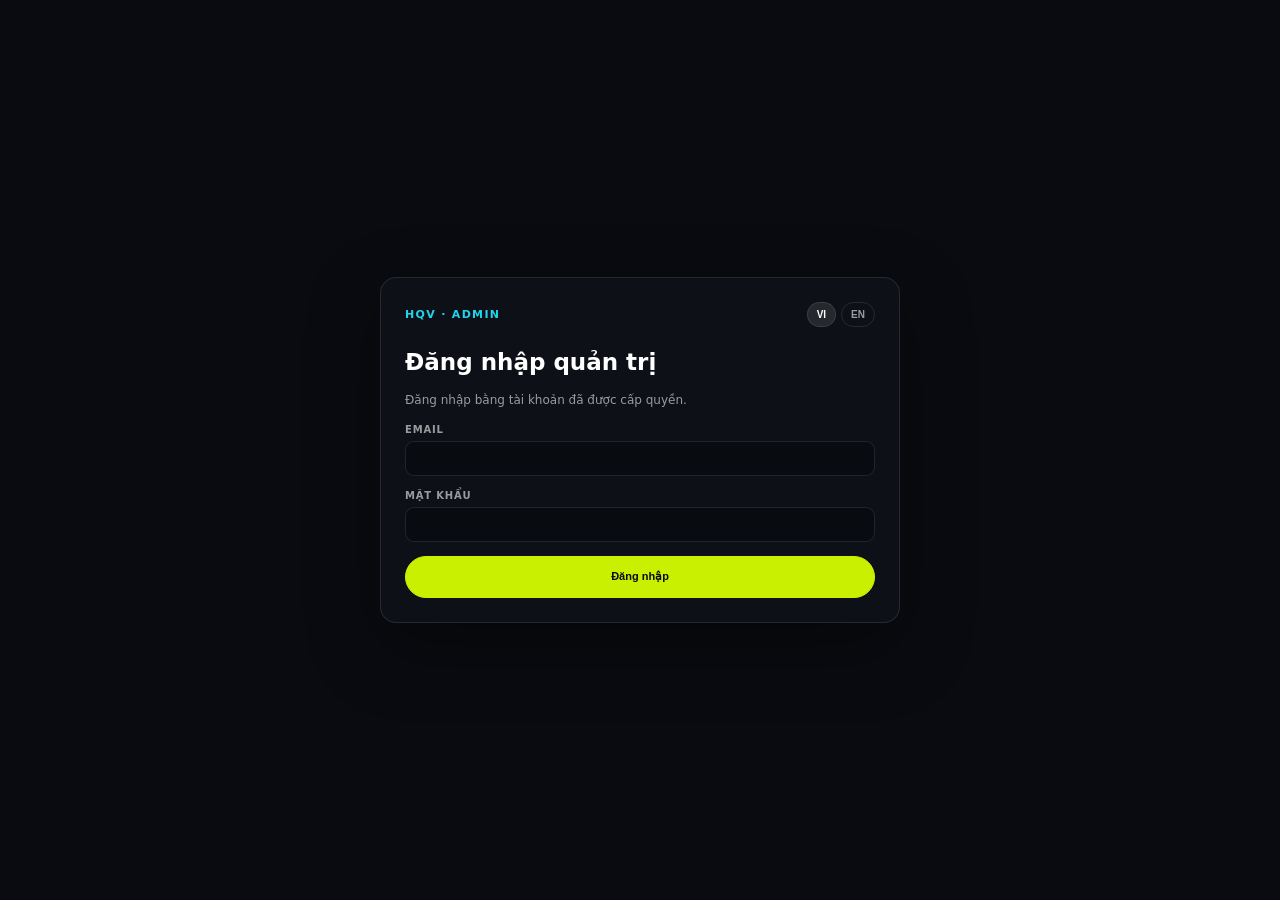
<file: admin.html>
<!doctype html>
<html lang="vi">
<head>
<meta charset="utf-8">
<meta name="viewport" content="width=device-width,initial-scale=1,viewport-fit=cover">
<meta name="robots" content="noindex,nofollow">
<meta name="color-scheme" content="dark">
<title>HQV Admin</title>
<style>:root{--bg:#0a0b10;--panel:#0d1117;--white:#fff;--dim:rgba(255,255,255,.58);--line:rgba(255,255,255,.1);--lime:#c8f000;--cyan:#22d3ee;--warm:#ff6b35;--pink:#ff2d87;--violet:#a78bfa}*{box-sizing:border-box}html,body{min-width:320px;min-height:100%;margin:0;background:var(--bg);color:var(--white);font-family:Inter,ui-sans-serif,system-ui,-apple-system,"Segoe UI",sans-serif}body{min-height:100vh;display:grid;place-items:center;padding:24px}#adminRoot{width:min(100%,520px)}.login-form{display:grid;gap:14px;padding:24px;border:1px solid var(--line);border-radius:16px;background:#0d1117;box-shadow:0 24px 70px rgba(0,0,0,.38)}.login-top{display:flex;align-items:center;justify-content:space-between;gap:14px}.login-brand{font-size:11px;font-weight:900;letter-spacing:.12em;text-transform:uppercase;color:var(--cyan)}.login-langs{display:flex;gap:5px}.login-langs button{border:1px solid var(--line);border-radius:999px;background:transparent;color:var(--dim);padding:6px 9px;font-size:10px;font-weight:800;cursor:pointer}.login-langs button.active{background:rgba(255,255,255,.1);color:#fff}.login-form h1{font-size:23px;line-height:1.2;margin:8px 0 0}.login-form>p{margin:0;color:var(--dim);font-size:12px;line-height:1.6}.login-field{display:grid;gap:6px;color:var(--dim);font-size:10px;font-weight:800;letter-spacing:.08em;text-transform:uppercase}.login-field input{width:100%;padding:11px 12px;border:1px solid var(--line);border-radius:9px;background:#080b10;color:#fff;font:inherit;letter-spacing:normal;text-transform:none}.login-field input:focus{outline:2px solid rgba(34,211,238,.35);border-color:var(--cyan)}.login-submit{min-height:42px;border:1px solid var(--lime);border-radius:999px;background:var(--lime);color:#090b0e;font-size:11px;font-weight:900;cursor:pointer}.login-submit:disabled{opacity:.55;cursor:wait}.login-status{padding:10px;border-radius:8px;font-size:11px;line-height:1.5}.login-status[hidden]{display:none}.login-status.error{border:1px solid rgba(248,113,113,.25);background:rgba(127,29,29,.16);color:#fca5a5}.login-status.pending{border:1px solid rgba(34,211,238,.25);background:rgba(34,211,238,.06);color:#9cecf4}noscript{display:block;padding:10px;color:#fca5a5;font-size:12px}@media(max-width:600px){body{padding:14px}.login-form{padding:19px}}

.admin-dialog{width:min(900px,95vw);height:min(92dvh,920px);max-height:min(92dvh,920px);background:#0d1117;border:1px solid rgba(255,255,255,.12);border-radius:20px;color:#fff}
.admin-dialog::backdrop{background:rgba(0,0,0,.78);backdrop-filter:blur(7px);-webkit-backdrop-filter:blur(7px)}
.admin-scroll{height:100%;min-height:0;overflow-y:auto;overflow-x:hidden;overscroll-behavior:contain;-webkit-overflow-scrolling:touch;touch-action:pan-y;padding:22px}
.admin-head{display:flex;align-items:flex-start;justify-content:space-between;gap:16px;padding-bottom:16px;border-bottom:1px solid rgba(255,255,255,.08)}
.admin-kicker{font:9px ui-monospace,SFMono-Regular,Menlo,monospace;letter-spacing:.14em;text-transform:uppercase;color:var(--cyan)}
.admin-title{margin-top:5px;font-size:23px;font-weight:950;letter-spacing:-.03em}
.admin-close{width:34px;height:34px;border-radius:50%;border:1px solid rgba(255,255,255,.12);background:rgba(255,255,255,.04);cursor:pointer}
.admin-grid{display:grid;grid-template-columns:1fr 1.1fr;gap:16px;margin-top:18px}.admin-card{padding:17px;border:1px solid rgba(255,255,255,.08);border-radius:15px;background:rgba(255,255,255,.025)}
.admin-card h3{font-size:12px;font-weight:900;letter-spacing:.03em}.admin-card p,.admin-note{margin-top:7px;color:var(--dim);font-size:11px;line-height:1.6}
.admin-form{display:grid;gap:10px;margin-top:12px}.admin-label{font-size:9px;font-weight:850;color:var(--dim);letter-spacing:.12em;text-transform:uppercase}.admin-input,.admin-select{width:100%;margin-top:5px;padding:10px 11px;border-radius:10px;border:1px solid rgba(255,255,255,.10);background:#080b10;color:#fff;outline:0}.admin-input:focus,.admin-select:focus{border-color:rgba(34,211,238,.46)}
.admin-row{display:grid;grid-template-columns:1fr 1fr;gap:9px}.admin-actions{display:flex;gap:8px;flex-wrap:wrap;margin-top:11px}.admin-btn{display:inline-flex;align-items:center;justify-content:center;min-height:38px;padding:0 13px;border-radius:999px;border:1px solid rgba(255,255,255,.12);background:rgba(255,255,255,.045);color:#fff;font-size:10px;font-weight:900;cursor:pointer}.admin-btn.primary{background:var(--lime);border-color:var(--lime);color:#0a0b10}.admin-btn.danger{border-color:rgba(248,113,113,.24);color:#fca5a5}.admin-btn:disabled{opacity:.48;cursor:wait}.admin-status{margin-top:10px;padding:9px 10px;border-radius:9px;font-size:10px;line-height:1.5;display:none}.admin-status.show{display:block}.admin-status.ok{background:rgba(200,240,0,.06);border:1px solid rgba(200,240,0,.18);color:var(--lime)}.admin-status.err{background:rgba(127,29,29,.18);border:1px solid rgba(248,113,113,.20);color:#fca5a5}
.admin-proof-list{display:grid;gap:8px;margin-top:12px}.admin-proof{display:grid;grid-template-columns:minmax(0,1fr) auto;gap:10px;align-items:center;padding:11px;border:1px solid rgba(255,255,255,.07);border-radius:11px;background:rgba(255,255,255,.02)}.admin-proof strong{display:block;font-size:10px;line-height:1.35}.admin-proof span{display:block;margin-top:4px;color:var(--dim);font-size:9px;word-break:break-word}.admin-proof-rich{grid-template-columns:minmax(0,1fr);align-items:start}.admin-proof-main{min-width:0}.admin-proof-thumb{display:block;width:100%;max-height:170px;overflow:hidden;border-radius:9px;margin-bottom:8px;background:rgba(255,255,255,.03)}.admin-proof-thumb img{display:block;width:100%;height:170px;object-fit:cover}.admin-proof-actions{display:flex;flex-wrap:wrap;gap:6px;margin-top:8px}.admin-proof-actions .admin-btn,.admin-proof-actions a.admin-btn{font-size:9px;padding:7px 9px;text-decoration:none}.admin-proof-rich span{line-height:1.55}.admin-empty{padding:14px;border:1px dashed rgba(255,255,255,.10);border-radius:11px;color:var(--dim);font-size:10px;line-height:1.55}.admin-asset-sections{display:grid;grid-template-columns:repeat(2,minmax(0,1fr));gap:16px;margin-top:16px}.admin-asset-card{padding:17px;border:1px solid rgba(255,255,255,.08);border-radius:15px;background:rgba(255,255,255,.025)}.admin-asset-card h3{font-size:12px;font-weight:900}.admin-asset-card p{margin-top:7px;color:var(--dim);font-size:11px;line-height:1.6}@media(max-width:760px){.admin-asset-sections{grid-template-columns:1fr}}
.admin-config{margin-top:15px;padding:11px;border-radius:10px;border:1px solid rgba(255,107,53,.20);background:rgba(255,107,53,.05);color:#ffc0ab;font-size:10px;line-height:1.55}
.admin-project-management{margin-top:16px;padding:17px;border:1px solid rgba(34,211,238,.14);border-radius:15px;background:linear-gradient(145deg,rgba(34,211,238,.035),rgba(255,255,255,.018))}
.admin-project-head{display:flex;align-items:flex-start;justify-content:space-between;gap:12px}
.admin-project-list{display:grid;gap:8px;margin-top:12px}
.admin-project-row{display:grid;grid-template-columns:minmax(0,1fr) auto;gap:10px;align-items:center;padding:11px;border:1px solid rgba(255,255,255,.07);border-radius:11px;background:rgba(255,255,255,.02)}
.admin-project-row strong{display:block;font-size:11px;line-height:1.35}
.admin-project-meta{display:block;margin-top:4px;color:var(--dim);font-size:9px;line-height:1.5}
.admin-project-actions{display:flex;gap:6px;flex-wrap:wrap;justify-content:flex-end}
.admin-project-media{margin-top:16px;padding:15px;border:1px solid rgba(200,240,0,.12);border-radius:13px;background:rgba(200,240,0,.025)}.admin-media-list{display:grid;gap:8px;margin-top:10px}.admin-media-row{display:grid;grid-template-columns:minmax(0,1fr) auto;gap:10px;align-items:center;padding:10px 11px;border:1px solid rgba(255,255,255,.07);border-radius:10px;background:rgba(255,255,255,.018)}.admin-media-main{min-width:0}.admin-media-main strong{display:block;font-size:10px;line-height:1.35}.admin-media-main span{display:block;margin-top:4px;color:var(--dim);font-size:9px;line-height:1.45;overflow-wrap:anywhere}.admin-media-actions{display:flex;flex-wrap:wrap;gap:6px;justify-content:flex-end}.admin-media-actions .admin-btn{font-size:9px;padding:7px 9px}@media(max-width:760px){.admin-media-row{grid-template-columns:1fr}.admin-media-actions{justify-content:flex-start}}
.admin-project-editor{margin-top:14px;padding-top:14px;border-top:1px solid rgba(255,255,255,.07)}
.admin-project-editor[hidden]{display:none}
.admin-section-editor{display:grid;gap:10px;margin-top:10px}
.admin-section-row{padding:11px;border:1px solid rgba(255,255,255,.07);border-radius:11px;background:rgba(255,255,255,.018)}
.admin-section-editor-toolbar{display:flex;align-items:center;justify-content:space-between;gap:10px;flex-wrap:wrap;margin-top:10px}
.admin-section-order{color:var(--dim);font:9px ui-monospace,SFMono-Regular,Menlo,monospace;letter-spacing:.08em;text-transform:uppercase}
.admin-block-list{display:grid;gap:8px;margin-top:10px}
.admin-block{border:1px solid rgba(255,255,255,.07);border-radius:10px;background:rgba(0,0,0,.12);overflow:hidden;cursor:grab}.admin-block.is-dragging{opacity:.45;border-color:rgba(34,211,238,.4)}.admin-block-type-select{width:auto;min-width:150px;margin-top:0;padding:8px 30px 8px 10px}
.admin-block-head{display:flex;align-items:center;justify-content:space-between;gap:8px;padding:9px 10px;border-bottom:1px solid rgba(255,255,255,.06)}
.admin-block-head strong{font-size:9px;color:var(--cyan);letter-spacing:.09em;text-transform:uppercase}
.admin-block-actions{display:flex;gap:5px;flex-wrap:wrap}
.admin-block-actions .admin-btn{min-height:30px;padding:0 9px;font-size:8px}
.admin-block-body{padding:10px}
.admin-block-grid{display:grid;grid-template-columns:1fr 1fr;gap:8px}
.admin-block-field{display:grid;gap:4px}
.admin-block-field.full{grid-column:1/-1}
.admin-block-field>span{font-size:8px;color:var(--dim);letter-spacing:.09em;text-transform:uppercase}
.admin-block-input,.admin-block-textarea{width:100%;padding:9px 10px;border:1px solid rgba(255,255,255,.09);border-radius:9px;background:#080b10;color:#fff;outline:0;font-size:10px;line-height:1.5}
.admin-block-textarea{min-height:70px;resize:vertical}
.admin-block-input:focus,.admin-block-textarea:focus{border-color:rgba(34,211,238,.46)}
.admin-block-preview{margin-top:10px;padding:12px;border-top:1px solid rgba(255,255,255,.06);background:rgba(255,255,255,.012)}
.admin-block-preview-label{color:var(--dim);font:8px ui-monospace,SFMono-Regular,Menlo,monospace;letter-spacing:.1em;text-transform:uppercase}
.admin-block-preview-content{margin-top:7px;max-height:280px;overflow:auto}
.admin-block-preview-content .case-copy{margin-top:0;font-size:11px;line-height:1.65}
.admin-block-preview-content .case-flow{margin-top:4px}
.admin-block-preview-content .article-media{margin-top:4px}
.admin-block-empty{padding:12px;border:1px dashed rgba(255,255,255,.09);border-radius:9px;color:var(--dim);font-size:9px;line-height:1.5}.admin-richtext-wrap{border:1px solid rgba(255,255,255,.09);border-radius:9px;background:#080b10;overflow:hidden}.admin-richtext-toolbar{display:flex;gap:4px;flex-wrap:wrap;padding:6px;border-bottom:1px solid rgba(255,255,255,.07);background:rgba(255,255,255,.025)}.admin-richtext-toolbar button{min-width:30px;min-height:28px;padding:0 8px;border:1px solid rgba(255,255,255,.08);border-radius:6px;background:transparent;color:#fff;font-size:10px;cursor:pointer}.admin-richtext-toolbar button:hover,.admin-richtext-toolbar button:focus-visible{border-color:rgba(34,211,238,.5);background:rgba(34,211,238,.06);outline:0}.admin-richtext-editor{min-height:150px;padding:11px 12px;outline:0;color:#fff;font-size:11px;line-height:1.7;overflow:auto;word-break:break-word;overflow-wrap:anywhere}.admin-richtext-editor:empty:before{content:attr(data-placeholder);color:var(--dim)}.admin-richtext-editor h2,.admin-richtext-editor h3{margin:14px 0 7px;line-height:1.2}.admin-richtext-editor p{margin:7px 0}.admin-richtext-editor ul,.admin-richtext-editor ol{padding-left:22px;margin:7px 0}.admin-richtext-editor blockquote{margin:10px 0;padding:8px 12px;border-left:2px solid var(--cyan);color:var(--muted);background:rgba(255,255,255,.025)}.admin-richtext-editor a{color:var(--cyan);text-decoration:underline}.admin-image-picker{display:grid;grid-template-columns:minmax(0,1fr);gap:8px}.admin-image-picker-row{display:flex;align-items:center;gap:8px;flex-wrap:wrap}.admin-image-picker select{flex:1;min-width:220px}.admin-image-meta{display:grid;grid-template-columns:96px 1fr;gap:10px;align-items:start;padding:8px;border:1px solid rgba(255,255,255,.07);border-radius:9px;background:rgba(255,255,255,.018)}.admin-image-thumb{width:96px;height:72px;object-fit:contain;background:#05070a;border-radius:6px;border:1px solid rgba(255,255,255,.07)}.admin-image-meta strong{display:block;font-size:10px;line-height:1.4;overflow-wrap:anywhere}.admin-image-meta small{display:block;color:var(--dim);font-size:8px;line-height:1.5;margin-top:3px}.admin-image-empty{padding:9px;border:1px dashed rgba(255,255,255,.09);border-radius:8px;color:var(--dim);font-size:9px}.admin-image-remove{white-space:nowrap}.admin-image-search{width:100%;padding:8px 10px;border:1px solid rgba(255,255,255,.08);border-radius:8px;background:#080b10;color:#fff;font-size:9px;outline:0}.admin-image-search:focus{border-color:rgba(34,211,238,.46)}.admin-section-row-head-actions{display:flex;gap:5px;flex-wrap:wrap}.admin-section-row-head-actions .admin-btn{min-height:28px;padding:0 8px;font-size:8px}.admin-project-preview-bar{display:flex;align-items:center;justify-content:space-between;gap:10px;flex-wrap:wrap;margin-top:12px;padding:10px;border:1px solid rgba(34,211,238,.14);border-radius:10px;background:rgba(34,211,238,.025)}.admin-project-preview-bar span{font-size:9px;color:var(--dim)}@media(max-width:760px){.admin-image-meta{grid-template-columns:72px 1fr}.admin-image-thumb{width:72px;height:60px}.admin-richtext-toolbar button{min-width:34px}}
@media(max-width:760px){.admin-block-grid{grid-template-columns:1fr}.admin-section-editor-toolbar{align-items:flex-start}.admin-block-actions{justify-content:flex-start}}
.admin-richtext-editor table{width:100%;border-collapse:collapse;margin:12px 0;font-size:10px}.admin-richtext-editor th,.admin-richtext-editor td{padding:7px 9px;border:1px solid rgba(255,255,255,.16);text-align:left;vertical-align:top}.admin-richtext-editor th{background:rgba(34,211,238,.08);color:#fff}.admin-block-preview-content .case-table-wrap{max-width:100%;overflow:auto}.admin-block-preview-content .case-table{min-width:360px;border-collapse:collapse}.admin-block-preview-content .case-table th,.admin-block-preview-content .case-table td{padding:6px 8px;border:1px solid rgba(255,255,255,.13);text-align:left}.admin-block-preview-content .case-table th{background:rgba(34,211,238,.08)}.admin-block-preview-content .case-chart{display:grid;gap:8px;margin:10px 0;padding:10px;border:1px solid rgba(34,211,238,.14);border-radius:8px}.admin-block-preview-content .case-chart-row{display:grid;grid-template-columns:minmax(60px,1fr) minmax(60px,2fr) auto;align-items:center;gap:7px}.admin-block-preview-content .case-chart-label{font-size:9px}.admin-block-preview-content .case-chart-track{height:7px;border-radius:999px;background:rgba(255,255,255,.08);overflow:hidden}.admin-block-preview-content .case-chart-bar{display:block;width:var(--chart-value);height:100%;background:linear-gradient(90deg,var(--cyan),#a78bfa)}.admin-block-preview-content .case-chart-value{font:9px ui-monospace,monospace}

.admin-section-row-head{display:flex;justify-content:space-between;align-items:center;gap:8px}
.admin-section-row-head strong{font-size:10px;color:var(--cyan)}
.admin-textarea{width:100%;min-height:82px;margin-top:5px;padding:10px 11px;border-radius:10px;border:1px solid rgba(255,255,255,.10);background:#080b10;color:#fff;outline:0;resize:vertical}
.admin-textarea:focus{border-color:rgba(34,211,238,.46)}
.admin-project-json{font-family:ui-monospace,SFMono-Regular,Menlo,monospace;font-size:10px;line-height:1.5}
.visitor-admin-summary{display:flex;flex-wrap:wrap;gap:10px;margin-top:14px;color:rgba(255,255,255,.60);font-size:10px}
.visitor-admin-summary span{padding:8px 10px;border:1px solid rgba(255,255,255,.08);border-radius:9px;background:rgba(255,255,255,.025)}
.visitor-admin-summary strong{color:var(--lime);font-size:12px}
.visitor-admin-list{display:grid;gap:7px;max-height:420px;margin-top:12px;overflow:auto;overscroll-behavior:contain}
.visitor-admin-row{display:grid;grid-template-columns:24px minmax(0,1fr) auto;align-items:center;gap:10px;padding:10px;border:1px solid rgba(255,255,255,.07);border-radius:10px;background:rgba(255,255,255,.02)}
.visitor-admin-rank{color:var(--cyan);font:10px ui-monospace,SFMono-Regular,Menlo,monospace}
.visitor-admin-ip{min-width:0}
.visitor-admin-ip strong{display:block;overflow-wrap:anywhere;font:11px ui-monospace,SFMono-Regular,Menlo,monospace}
.visitor-admin-ip span{display:block;margin-top:4px;color:var(--dim);font-size:9px;line-height:1.5}
.visitor-admin-count{color:var(--lime);font-size:10px;white-space:nowrap}
.visitor-admin .admin-project-head{align-items:center}
@media(max-width:760px){.admin-project-row{grid-template-columns:1fr}.admin-project-actions{justify-content:flex-start}}

@media(max-width:760px){.admin-grid{grid-template-columns:1fr}.admin-row{grid-template-columns:1fr}.admin-dialog{width:100vw;height:100dvh;max-height:none;border-radius:0;border-left:0;border-right:0}.admin-scroll{padding:18px 15px 28px}}


.admin-status.warn{background:rgba(245,158,11,.08);border:1px solid rgba(245,158,11,.42);color:#fbbf24}
.media-library-dialog{width:min(1120px,96vw);max-width:none;height:min(88dvh,900px);max-height:min(88dvh,900px);padding:0;border:1px solid rgba(255,255,255,.1);border-radius:22px;background:#0d1117;color:#fff;overflow:hidden}
.media-library-dialog::backdrop{background:rgba(0,0,0,.68);backdrop-filter:blur(6px)}
.media-library-shell{height:100%;display:flex;flex-direction:column;min-height:0}
.media-library-head{display:flex;align-items:flex-start;justify-content:space-between;gap:18px;padding:20px 22px;border-bottom:1px solid rgba(255,255,255,.08)}
.media-library-head h3{margin:0 0 5px;font-size:18px}
.media-library-head p{margin:0;color:rgba(255,255,255,.58);font-size:12px}
.media-library-toolbar{display:grid;grid-template-columns:minmax(220px,1fr) 130px 150px auto auto;gap:10px;padding:14px 22px;border-bottom:1px solid rgba(255,255,255,.08)}
.media-library-toolbar [data-media-delete]:disabled{opacity:.28;filter:grayscale(1)}
.media-library-toolbar input,.media-library-toolbar select{min-width:0}
.media-library-body{display:grid;grid-template-columns:minmax(0,1fr) 280px;min-height:0;flex:1}
.media-library-grid{min-width:0;overflow:auto;padding:18px 22px;display:grid;grid-template-columns:repeat(auto-fill,minmax(150px,1fr));align-content:start;gap:12px}
.media-library-card{position:relative;min-width:0;border:1px solid rgba(255,255,255,.09);border-radius:14px;background:rgba(255,255,255,.025);padding:9px;text-align:left;color:inherit;cursor:pointer;transition:border-color .15s,background .15s,transform .15s}
.media-library-card:hover{background:rgba(255,255,255,.045);transform:translateY(-1px)}
.media-library-card.is-selected{border-color:#22d3ee;background:rgba(34,211,238,.09);box-shadow:0 0 0 1px rgba(34,211,238,.18)}
.media-library-thumb{aspect-ratio:4/3;border-radius:9px;background:#090c11;display:grid;place-items:center;overflow:hidden;margin-bottom:9px}
.media-library-thumb img{display:block;width:100%;height:100%;object-fit:contain}
.media-library-file-icon{font:700 20px ui-monospace,monospace;color:#22d3ee}
.media-library-card strong,.media-library-card span{display:block;overflow:hidden;text-overflow:ellipsis;white-space:nowrap}
.media-library-card strong{font-size:12px}
.media-library-card span{font-size:10px;color:rgba(255,255,255,.52);margin-top:3px}
.media-library-check{position:absolute;top:15px;right:15px;width:20px;height:20px;border-radius:50%;display:grid;place-items:center;background:#22d3ee;color:#061014;font-size:12px;font-weight:800}
.media-library-empty{grid-column:1/-1;padding:36px;text-align:center;color:rgba(255,255,255,.55)}
.media-library-detail{min-width:0;border-left:1px solid rgba(255,255,255,.08);padding:18px;overflow:auto}
.media-library-detail-preview{border-radius:12px;background:#090c11;min-height:150px;display:grid;place-items:center;overflow:hidden;margin-bottom:14px}
.media-library-detail-preview img{display:block;max-width:100%;width:auto;height:auto;max-height:260px;object-fit:contain}
.media-library-detail dl{margin:0;display:grid;grid-template-columns:90px minmax(0,1fr);gap:8px;font-size:11px}
.media-library-detail dt{color:rgba(255,255,255,.42)}
.media-library-detail dd{margin:0;word-break:break-word}
.media-library-foot{display:flex;justify-content:space-between;gap:10px;padding:14px 22px;border-top:1px solid rgba(255,255,255,.08)}
.media-library-actions{display:flex;gap:8px;flex-wrap:wrap}
.admin-gallery-items{display:grid;gap:8px;margin-top:10px}
.admin-gallery-item{display:grid;grid-template-columns:58px minmax(0,1fr) auto;gap:9px;align-items:center;border:1px solid rgba(255,255,255,.08);border-radius:10px;padding:7px;background:rgba(255,255,255,.025)}
.admin-gallery-item img{width:58px;height:44px;object-fit:contain;background:#090c11;border-radius:7px}
.admin-gallery-item strong{font-size:11px;display:block;overflow:hidden;text-overflow:ellipsis;white-space:nowrap}
.admin-gallery-item span{font-size:10px;color:rgba(255,255,255,.48)}
.admin-gallery-actions{display:flex;gap:4px;flex-wrap:wrap;justify-content:flex-end}
.admin-gallery-actions .admin-btn{padding:5px 7px;font-size:10px}
@media(max-width:760px){
  .media-library-dialog{width:96vw;height:92dvh;max-height:92dvh;border-radius:16px}
  .media-library-toolbar{grid-template-columns:1fr 1fr;padding:12px 14px}
  .media-library-toolbar input{grid-column:1/-1}
  .media-library-body{grid-template-columns:1fr}
  .media-library-detail{border-left:0;border-top:1px solid rgba(255,255,255,.08);max-height:220px}
  .media-library-grid{padding:14px;grid-template-columns:repeat(2,minmax(0,1fr))}
  .media-library-head{padding:16px}
  .media-library-foot{padding:12px 14px}
}
.global-cms{margin-bottom:18px}
.global-cms-head{display:flex;justify-content:space-between;gap:16px;align-items:flex-start}
.global-cms-head h3{margin:0}
.global-tab{appearance:none;border:1px solid rgba(255,255,255,.1);background:rgba(255,255,255,.025);color:rgba(255,255,255,.72);border-radius:999px;padding:8px 11px;font:700 11px/1.1 ui-monospace,monospace;letter-spacing:.05em;cursor:pointer}
.global-tab.is-active{border-color:#22d3ee;background:rgba(34,211,238,.1);color:#fff}
.global-editor{display:grid;gap:14px}
.global-group{border:1px solid rgba(255,255,255,.08);border-radius:15px;padding:14px;background:rgba(255,255,255,.018)}
.global-group>h4{margin:0 0 10px;font-size:12px}
.admin-check{display:flex;align-items:center;gap:8px;margin-top:12px;color:var(--dim);font-size:10px;font-weight:800;letter-spacing:0;text-transform:none}.admin-check input{accent-color:var(--cyan)}
.global-grid-2{display:grid;grid-template-columns:repeat(2,minmax(0,1fr));gap:10px}
.global-grid-3{display:grid;grid-template-columns:repeat(3,minmax(0,1fr));gap:10px}
.global-field{display:grid;gap:6px;min-width:0}
.global-field.full{grid-column:1/-1}
.global-field>span{font-size:10px;color:rgba(255,255,255,.5);letter-spacing:.04em;text-transform:uppercase}
.global-lang{display:grid;grid-template-columns:1fr 1fr;gap:10px}
.global-lang>div{min-width:0}
.global-repeat{display:grid;gap:10px}
.global-repeat-item{border:1px solid rgba(255,255,255,.07);border-radius:12px;padding:10px;background:rgba(255,255,255,.018)}
.global-repeat-head{display:flex;justify-content:space-between;gap:8px;align-items:center;margin-bottom:8px}
.global-repeat-head strong{font-size:11px}
.global-actions{display:flex;justify-content:flex-end;gap:8px;flex-wrap:wrap;margin-top:12px}
.global-status-row{display:flex;align-items:center;justify-content:space-between;gap:12px;flex-wrap:wrap;margin-top:8px}
.global-status-badge,.project-lifecycle-badge{display:inline-flex;align-items:center;gap:6px;border:1px solid rgba(255,255,255,.1);border-radius:999px;padding:7px 10px;font:700 10px/1 ui-monospace,monospace;letter-spacing:.08em;text-transform:uppercase}
.global-status-badge.draft,.project-lifecycle-badge.draft{border-color:rgba(255,107,53,.38);color:#ffb39a;background:rgba(255,107,53,.08)}
.global-status-badge.published,.project-lifecycle-badge.published{border-color:rgba(34,211,238,.32);color:#8cecf8;background:rgba(34,211,238,.08)}
.admin-project-actions{display:flex;gap:6px;flex-wrap:wrap;justify-content:flex-end}
.project-editor-lifecycle{display:flex;align-items:center;justify-content:space-between;gap:10px;flex-wrap:wrap;margin:10px 0 2px}
.project-lifecycle-actions{display:flex;gap:7px;flex-wrap:wrap}
@media(max-width:760px){.global-grid-2,.global-grid-3,.global-lang{grid-template-columns:1fr}.global-field.full{grid-column:auto}.global-cms-head{flex-direction:column}.project-editor-lifecycle{align-items:flex-start}.project-lifecycle-actions{width:100%}.project-lifecycle-actions .admin-btn{flex:1 1 140px}}
.admin-editorial-section{
  padding:18px;
  border:1px solid rgba(255,255,255,.075);
  border-radius:16px;
  background:linear-gradient(145deg,rgba(255,255,255,.028),rgba(255,255,255,.012));
}
.admin-editorial-section + .admin-editorial-section{margin-top:12px}
.admin-editorial-section-head{
  display:flex;
  align-items:flex-start;
  justify-content:space-between;
  gap:14px;
  margin-bottom:14px;
}
.admin-editorial-section-id{
  color:var(--cyan);
  font:9px/1 ui-monospace,SFMono-Regular,Menlo,monospace;
  letter-spacing:.13em;
  text-transform:uppercase;
}
.admin-editorial-section-actions{
  display:flex;
  flex-wrap:wrap;
  gap:5px;
  justify-content:flex-end;
}
.admin-editorial-section-actions .admin-btn{
  min-height:28px;
  padding:0 9px;
  font-size:8px;
}
.admin-editorial-title-grid{
  display:grid;
  grid-template-columns:1fr 1fr;
  gap:10px;
}
.admin-editorial-title-grid .admin-label{min-width:0}
.admin-editorial-language-tabs{
  display:flex;
  align-items:center;
  gap:4px;
  margin-top:14px;
  padding:4px;
  width:max-content;
  max-width:100%;
  border:1px solid rgba(255,255,255,.08);
  border-radius:999px;
  background:rgba(255,255,255,.018);
}
.admin-editorial-language-tab{
  min-width:58px;
  min-height:30px;
  padding:0 10px;
  border:0;
  border-radius:999px;
  background:transparent;
  color:var(--dim);
  font-size:9px;
  font-weight:900;
  letter-spacing:.08em;
  cursor:pointer;
}
.admin-editorial-language-tab.is-active{
  color:#fff;
  background:rgba(255,255,255,.085);
  box-shadow:inset 0 1px 0 rgba(255,255,255,.05);
}
.admin-editorial-wrap{
  margin-top:10px;
  border:1px solid rgba(255,255,255,.09);
  border-radius:14px;
  background:#080b10;
  overflow:hidden;
}
.admin-editorial-toolbar{
  display:flex;
  align-items:center;
  justify-content:space-between;
  gap:8px;
  flex-wrap:wrap;
  padding:7px;
  border-bottom:1px solid rgba(255,255,255,.07);
  background:rgba(255,255,255,.025);
}
.admin-editorial-toolbar .admin-richtext-toolbar{
  margin:0;
  padding:0;
  border:0;
  background:transparent;
}
.admin-editorial-add{
  display:flex;
  align-items:center;
  gap:5px;
  margin-left:auto;
}
.admin-editorial-add .admin-select{
  min-width:130px;
  min-height:30px;
  padding-top:6px;
  padding-bottom:6px;
  font-size:8px;
}
.admin-editorial-surface{
  min-height:260px;
  padding:15px 16px 18px;
}
.admin-editorial-lang-pane[hidden]{display:none}
.admin-editorial-segment{
  margin:0;
  padding:0;
}
.admin-editorial-segment + .admin-editorial-segment{
  margin-top:9px;
}
.admin-editorial-segment [data-richtext-editor]{
  min-height:34px;
  padding:4px 2px;
  outline:0;
  color:#fff;
  font-size:13px;
  line-height:1.8;
  overflow-wrap:anywhere;
  word-break:break-word;
}
.admin-editorial-segment [data-richtext-editor]:focus{
  outline:0;
}
.admin-editorial-segment [data-richtext-editor]:empty::before{
  content:attr(data-placeholder);
  color:rgba(255,255,255,.30);
}
.admin-editorial-segment [data-richtext-editor] p{
  margin:0;
}
.admin-editorial-segment [data-richtext-editor] h2,.admin-editorial-segment [data-richtext-editor] h3{
  margin:8px 0;
  line-height:1.15;
}
.admin-editorial-segment [data-richtext-editor] blockquote{
  margin:7px 0;
  padding:7px 12px;
  border-left:2px solid var(--cyan);
  color:var(--muted);
  background:rgba(255,255,255,.025);
}
.admin-editorial-segment [data-richtext-editor] ul,.admin-editorial-segment [data-richtext-editor] ol{
  margin:7px 0;
  padding-left:24px;
}
.admin-editorial-segment [data-richtext-editor] a{
  color:var(--cyan);
  text-decoration:underline;
}
.admin-editorial-special-list{
  margin-top:14px;
  display:grid;
  gap:8px;
}
.admin-editorial-special{
  border:1px solid rgba(255,255,255,.07);
  border-radius:12px;
  background:rgba(0,0,0,.13);
  overflow:hidden;
}
.admin-editorial-special-head{
  display:flex;
  align-items:center;
  justify-content:space-between;
  gap:10px;
  padding:9px 11px;
  border-bottom:1px solid rgba(255,255,255,.06);
}
.admin-editorial-special-head strong{
  color:var(--cyan);
  font:9px/1 ui-monospace,SFMono-Regular,Menlo,monospace;
  letter-spacing:.10em;
  text-transform:uppercase;
}
.admin-editorial-special-head .admin-btn{
  min-height:28px;
  padding:0 9px;
  font-size:8px;
}
.admin-editorial-special-body{
  padding:11px;
}
.admin-editorial-special-body .admin-block-preview{
  display:none;
}
.admin-editorial-empty-special{
  padding:12px;
  border:1px dashed rgba(255,255,255,.09);
  border-radius:9px;
  color:var(--dim);
  font-size:9px;
  line-height:1.5;
}
.admin-editorial-section-foot{
  display:flex;
  align-items:center;
  justify-content:space-between;
  gap:10px;
  flex-wrap:wrap;
  margin-top:13px;
  color:var(--dim);
  font-size:9px;
}
.admin-editorial-section-foot .admin-note{margin:0}
.admin-editorial-section-foot-actions{
  display:flex;
  flex-wrap:wrap;
  gap:6px;
}
.admin-editorial-segment [data-richtext-editor] > * + *{margin-top:9px}
.admin-editorial-segment [data-richtext-editor] > [data-block-type="cta"]{padding:8px 11px;border:1px dashed rgba(34,211,238,.28);border-radius:8px}
.admin-editorial-segment [data-richtext-editor] > p,.admin-editorial-segment [data-richtext-editor] > div,.admin-editorial-segment [data-richtext-editor] > h3,.admin-editorial-segment [data-richtext-editor] > blockquote{min-height:1.2em}
@media(max-width:760px){
  .admin-editorial-section{padding:14px}
  .admin-editorial-section-head{display:block}
  .admin-editorial-section-actions{
    margin-top:10px;
    justify-content:flex-start;
  }
  .admin-editorial-title-grid{grid-template-columns:1fr}
  .admin-editorial-language-tabs{width:100%}
  .admin-editorial-language-tab{flex:1}
  .admin-editorial-toolbar{display:block}
  .admin-editorial-toolbar .admin-richtext-toolbar{width:100%}
  .admin-editorial-add{
    margin:7px 0 0;
    width:100%;
  }
  .admin-editorial-add .admin-select{flex:1;min-width:0}
  .admin-editorial-surface{min-height:230px;padding:13px 12px 16px}
  .admin-editorial-segment [data-richtext-editor]{font-size:13px;line-height:1.78}
  .admin-editorial-special-head{align-items:flex-start}
}
.admin-block-stream-list{display:flex;flex-direction:column;gap:0;margin-top:12px}
.admin-block-stream-list .admin-block{cursor:default;margin:0}
.admin-block-stream-list .admin-block-textarea{overflow:auto;line-height:1.7}
.admin-block-textarea-para{min-height:84px}
.admin-block-textarea-heading{min-height:44px;font-weight:700}
.admin-ins{display:flex;flex-direction:column;align-items:center;padding:7px 0}
.admin-ins-btn{appearance:none;min-height:28px;padding:0 14px;border:1px dashed rgba(34,211,238,.3);border-radius:999px;background:transparent;color:var(--cyan);font:700 9px ui-monospace,SFMono-Regular,Menlo,monospace;letter-spacing:.08em;cursor:pointer;opacity:.7;transition:opacity .15s,border-color .15s,background .15s}
.admin-ins-btn:hover,.admin-ins-btn:focus-visible,.admin-ins.is-open .admin-ins-btn,.admin-ins.is-empty .admin-ins-btn{opacity:1;border-color:rgba(34,211,238,.6);background:rgba(34,211,238,.06)}
.admin-ins-menu{display:flex;flex-wrap:wrap;justify-content:center;gap:6px;margin-top:8px}
.admin-ins-menu[hidden]{display:none}
.admin-ins-menu .admin-btn{min-height:30px;padding:0 11px;font-size:9px}
.admin-block-stream-list .admin-richtext-wrap{margin:0}
.cert-admin-row{display:grid;gap:6px;padding:10px;border:1px solid rgba(255,255,255,.08);border-radius:12px;margin-top:8px}
.cert-admin-list,.cert-admin-group,.admin-cert-fields{display:grid;gap:10px;min-width:0}
.cert-admin-group>h4{margin:0;color:var(--cyan);font-size:10px;letter-spacing:.08em;text-transform:uppercase}
.cert-admin-row{min-width:0;overflow:hidden}
.cert-admin-row-head{display:flex;align-items:flex-start;justify-content:space-between;gap:8px;min-width:0}
.cert-admin-row-head strong,.cert-admin-row-head code{min-width:0;overflow-wrap:anywhere}
.cert-admin-files{display:grid;gap:6px;min-width:0;font-size:11px}
.cert-admin-file{display:grid;grid-template-columns:minmax(0,1fr) repeat(4,auto);align-items:center;gap:4px;min-width:0}
.cert-admin-file>span{min-width:0;overflow-wrap:anywhere}
.cert-admin-file .admin-btn{min-width:32px;padding-inline:7px}
.cert-admin-cover-thumb{width:min(100%,280px);max-height:150px;object-fit:cover}
@media(max-width:500px){.admin-cert-fields>.admin-row{grid-template-columns:minmax(0,1fr)}.cert-admin-file .admin-btn{min-width:28px;padding-inline:5px}}
.admin-asset-preview-dialog{width:min(1120px,96vw);height:min(90dvh,900px);max-height:min(90dvh,900px);padding:0;border:1px solid rgba(255,255,255,.12);border-radius:16px;background:#090c11;color:#fff;overflow:hidden}
.admin-asset-preview-dialog::backdrop{background:rgba(0,0,0,.78);backdrop-filter:blur(6px)}
.admin-asset-preview-shell{height:100%;min-height:0;display:flex;flex-direction:column}
.admin-asset-preview-head{display:flex;align-items:center;justify-content:space-between;gap:12px;padding:12px 16px;border-bottom:1px solid rgba(255,255,255,.09);background:#0d1117}
.admin-asset-preview-heading{min-width:0}.admin-asset-preview-heading strong{display:block;font-size:12px;overflow-wrap:anywhere}.admin-asset-preview-heading span{display:block;margin-top:3px;color:var(--dim);font-size:9px}
.admin-asset-preview-actions{display:flex;align-items:center;justify-content:flex-end;gap:6px;flex-wrap:wrap}.admin-asset-preview-actions .admin-btn{min-height:34px;padding:0 10px}
.admin-asset-preview-body{position:relative;flex:1;min-height:0;overflow:auto;overscroll-behavior:contain;background:#05070a}.admin-asset-preview-body>iframe{display:block;width:100%;height:100%;min-height:0;border:0;background:#fff}
.admin-asset-preview-stage{position:absolute;inset:0;display:grid;place-items:center;overflow:hidden;touch-action:none;cursor:grab}.admin-asset-preview-stage.is-dragging{cursor:grabbing}
.admin-asset-preview-stage img{display:block;max-width:94%;max-height:94%;object-fit:contain;transform-origin:center;user-select:none;-webkit-user-drag:none}
.admin-asset-preview-stage iframe{width:100%;height:100%;border:0;background:#fff}
.admin-asset-preview-text{min-height:100%;padding:18px;overflow:auto;color:#dce4ea;font:12px/1.6 ui-monospace,SFMono-Regular,Menlo,monospace;white-space:pre-wrap;overflow-wrap:anywhere}
.admin-asset-preview-table-wrap{width:100%;height:100%;overflow:auto;background:#fff;color:#111}
.admin-asset-preview-table{border-collapse:collapse;min-width:100%;font:12px/1.4 ui-sans-serif,system-ui,sans-serif}.admin-asset-preview-table td{max-width:420px;padding:7px 10px;border:1px solid #d8dde3;white-space:pre-wrap;overflow-wrap:anywhere;vertical-align:top}.admin-asset-preview-table tr:first-child td{position:sticky;top:0;background:#e9eef4;font-weight:700}
.admin-asset-preview-empty{display:grid;place-items:center;min-height:100%;padding:30px;color:var(--dim);text-align:center}.admin-asset-preview-empty>div{max-width:520px}.admin-asset-preview-empty p{line-height:1.6}
@media(max-width:600px){.admin-asset-preview-dialog{width:100vw;height:100dvh;max-height:none;border-radius:0;border-inline:0}.admin-asset-preview-head{align-items:flex-start;padding:10px}.admin-asset-preview-actions{max-width:48%}.admin-asset-preview-actions .admin-btn{min-height:32px;padding-inline:8px;font-size:9px}.admin-asset-preview-text{padding:12px}}
</style>
<style>
:root{--muted:rgba(255,255,255,.58)}
.global-tabs{display:flex;gap:7px;flex-wrap:wrap;margin:16px 0 12px}
.global-pane{display:grid;gap:14px}
.global-inline-tags{font-size:10px;color:rgba(255,255,255,.42)}
.admin-proof-group{display:grid;gap:8px;margin-top:16px}
.admin-proof-group>h4{margin:0 0 2px;color:rgba(255,255,255,.72);font-size:10px;font-weight:900;letter-spacing:.08em;text-transform:uppercase}
.profile-content-admin{display:grid;gap:9px;margin-top:14px;padding-top:12px;border-top:1px solid rgba(255,255,255,.08)}.profile-content-admin-block{display:grid;gap:9px;padding:12px;border:1px solid rgba(255,255,255,.08);border-radius:12px}.profile-content-admin .admin-project-head{align-items:center}
</style>
<style>
.admin-block-preview-content .case-chart{display:block;overflow:hidden}
.admin-block-preview-content .case-chart-svg{display:block;width:100%;height:auto;overflow:visible}
.admin-block-preview-content .case-chart-svg--pie{max-width:320px;margin:0 auto}
.admin-block-preview-content .case-chart-grid line{stroke:rgba(255,255,255,.1);stroke-dasharray:3 5}
.admin-block-preview-content .case-chart-grid text,.admin-block-preview-content .case-chart-axis-label{fill:rgba(255,255,255,.58);font:10px ui-monospace,SFMono-Regular,Menlo,monospace}
.admin-block-preview-content .case-chart-axis{stroke:rgba(255,255,255,.3)}
.admin-block-preview-content .case-chart-line{fill:none;stroke-width:3;stroke-linecap:round;stroke-linejoin:round}
.admin-block-preview-content .case-chart-svg circle{stroke:#0a0b10;stroke-width:2}
.admin-block-preview-content .case-chart-legend{display:flex;flex-wrap:wrap;gap:7px 14px;margin-top:12px}
.admin-block-preview-content .case-chart-legend-item{display:inline-flex;align-items:center;gap:6px;color:rgba(255,255,255,.72);font-size:10px}
.admin-block-preview-content .case-chart-legend-item i{width:9px;height:9px;border-radius:50%;background:var(--chart-color)}
</style>
<style>.login-form[hidden]{display:none!important}</style>
</head>
<body>
<main id="adminRoot">
  <form class="login-form" id="adminLoginForm">
    <div class="login-top"><span class="login-brand">HQV · ADMIN</span><div class="login-langs" aria-label="Language"><button type="button" data-lang="vi">VI</button><button type="button" data-lang="en">EN</button></div></div>
    <h1 id="loginTitle">Đăng nhập quản trị</h1>
    <p id="loginCopy">Đăng nhập bằng tài khoản đã được cấp quyền.</p>
    <label class="login-field"><span id="emailLabel">Email</span><input type="email" name="email" autocomplete="username" required></label>
    <label class="login-field"><span id="passwordLabel">Mật khẩu</span><input type="password" name="password" autocomplete="current-password" required></label>
    <button class="login-submit" type="submit"><span id="loginSubmitLabel">Đăng nhập</span></button>
    <div id="adminLoginStatus" class="login-status" role="status" aria-live="polite" hidden></div>
    <noscript>Trang quản trị cần JavaScript để đăng nhập.</noscript>
  </form>
</main>
<script src="./shared.js?v=20261021-cv-integration-1"></script>
<script>(() => {
  const root = document.querySelector('#adminRoot');
  const form = document.querySelector('#adminLoginForm');
  const status = document.querySelector('#adminLoginStatus');
  const title = document.querySelector('#loginTitle');
  const copy = document.querySelector('#loginCopy');
  const emailLabel = document.querySelector('#emailLabel');
  const passwordLabel = document.querySelector('#passwordLabel');
  const submitLabel = document.querySelector('#loginSubmitLabel');
  const langButtons = [...document.querySelectorAll('[data-lang]')];
  const config = HQVShared.CONFIG.supabase;
  let currentLang = localStorage.getItem('hqv-lang') === 'en' ? 'en' : 'vi';
  let session = null;
  let refreshPromise = null;
  let loadPromise = null;
  let busy = false;
  const copyText = {
    vi: { title: 'Đăng nhập quản trị', copy: 'Đăng nhập bằng tài khoản đã được cấp quyền.', email: 'Email', password: 'Mật khẩu', submit: 'Đăng nhập', unauthorized: 'Tài khoản này không có quyền quản trị', schema: 'Bảng portfolio_admins chưa tồn tại, hãy chạy migration 001.', failed: 'Đăng nhập thất bại. Kiểm tra thông tin và cấu hình Supabase.', network: 'Không thể kết nối tới Supabase.' },
    en: { title: 'Admin sign in', copy: 'Sign in with an account that has been granted access.', email: 'Email', password: 'Password', submit: 'Sign in', unauthorized: 'This account is not authorized', schema: 'The portfolio_admins table is missing. Run migration 001.', failed: 'Sign-in failed. Check credentials and Supabase configuration.', network: 'Could not connect to Supabase.' }
  };
  function paintLanguage() {
    const text = copyText[currentLang];
    document.documentElement.lang = currentLang;
    document.querySelector('.login-langs').setAttribute('aria-label', currentLang === 'en' ? 'Language' : 'Ngôn ngữ');
    title.textContent = text.title;
    copy.textContent = text.copy;
    emailLabel.textContent = text.email;
    passwordLabel.textContent = text.password;
    submitLabel.textContent = text.submit;
    langButtons.forEach(button => button.classList.toggle('active', button.dataset.lang === currentLang));
    HQVShared.lang = currentLang;
  }
  function setStatus(message, type = 'error') {
    status.textContent = message;
    status.className = `login-status ${type}`;
    status.hidden = !message;
  }
  function persist() {
    if (session) sessionStorage.setItem('hqv-admin-session', JSON.stringify(session));
    else sessionStorage.removeItem('hqv-admin-session');
  }
  function expired(token, withinSeconds = 5) {
    try {
      const payload = JSON.parse(atob(token.split('.')[1].replace(/-/g, '+').replace(/_/g, '/')));
      return Number(payload.exp || 0) * 1000 <= Date.now() + withinSeconds * 1000;
    } catch (_) { return true; }
  }
  async function refresh() {
    if (refreshPromise) return refreshPromise;
    refreshPromise = (async () => {
      if (!session?.refresh_token) throw new Error('session_expired');
      const response = await fetch(`${config.url.replace(/\/$/, '')}/auth/v1/token?grant_type=refresh_token`, {
        method: 'POST', headers: HQVShared.sbHeaders(), body: JSON.stringify({ refresh_token: session.refresh_token })
      });
      if (!response.ok) throw new Error('session_expired');
      const refreshed = await response.json();
      if (!refreshed?.access_token) throw new Error('session_expired');
      session = { ...session, ...refreshed, refresh_token: refreshed.refresh_token || session.refresh_token };
      persist();
      return session;
    })().finally(() => { refreshPromise = null; });
    return refreshPromise;
  }
  async function signOutRemote(value) {
    if (!value?.access_token) return;
    try {
      await fetch(`${config.url.replace(/\/$/, '')}/auth/v1/logout`, { method: 'POST', headers: HQVShared.sbHeaders(value.access_token) });
    } catch (_) {}
  }
  function returnToLogin(message = '') {
    window.HQVAdmin?.unmount();
    HQVShared.auth = null;
    session = null;
    persist();
    form.hidden = false;
    setStatus(message);
  }
  function authProvider() {
    return {
      isAuthed() { return !!session?.access_token; },
      getToken() { return session?.access_token || null; },
      async ensureFresh() {
        if (!session?.access_token) throw new Error('session_expired');
        if (expired(session.access_token, 30)) {
          try { await refresh(); }
          catch (error) { this.onExpired(); throw error; }
        }
        return session.access_token;
      },
      refresh,
      async signOut() { await signOutRemote(session); returnToLogin(''); },
      onExpired() { returnToLogin(currentLang === 'en' ? 'Session expired. Please sign in again.' : 'Phiên đăng nhập hết hạn. Vui lòng đăng nhập lại.'); }
    };
  }
  async function authorize(candidate) {
    session = candidate;
    if (!session?.access_token) throw new Error('invalid_session');
    if (expired(session.access_token, 30)) await refresh();
    const response = await fetch(`${config.url.replace(/\/$/, '')}/rest/v1/portfolio_admins?select=user_id,email&limit=1`, {
      method: 'GET', headers: HQVShared.sbHeaders(session.access_token)
    });
    if (!response.ok) {
      const detail = await response.text().catch(() => '');
      if ((response.status === 400 || response.status === 404) && /portfolio_admins|pgrst20[45]|does not exist|schema cache/i.test(detail)) throw new Error('schema_missing');
      if (response.status === 401 || response.status === 403) throw new Error('not_authorized');
      if (response.status >= 500) throw new Error('network');
      throw new Error('not_authorized');
    }
    const rows = await response.json();
    if (!Array.isArray(rows) || !rows.length) {
      throw new Error('not_authorized');
    }
    persist();
    HQVShared.auth = authProvider();
    form.hidden = true;
    await loadAdminScript();
    window.HQVAdmin.mount(root);
  }
  function loadAdminScript() {
    if (window.HQVAdmin) return Promise.resolve();
    if (loadPromise) return loadPromise;
    loadPromise = new Promise((resolve, reject) => {
      const script = document.createElement('script');
      script.src = './admin.js?v=20261021-cv-integration-1';
      script.onload = resolve;
      script.onerror = () => reject(new Error('admin_script_load_failed'));
      document.body.append(script);
    });
    return loadPromise;
  }
  function errorMessage(error) {
    if (error.message === 'schema_missing') return copyText[currentLang].schema;
    if (error.message === 'not_authorized') return copyText[currentLang].unauthorized;
    if (error.message === 'network' || error.message === 'supabase_network_error') return copyText[currentLang].network;
    return copyText[currentLang].failed;
  }
  async function submit(event) {
    event.preventDefault();
    if (busy) return;
    busy = true;
    form.querySelector('button[type="submit"]').disabled = true;
    setStatus(currentLang === 'en' ? 'Signing in…' : 'Đang đăng nhập…', 'pending');
    try {
      const response = await fetch(`${config.url.replace(/\/$/, '')}/auth/v1/token?grant_type=password`, {
        method: 'POST', headers: HQVShared.sbHeaders(), body: JSON.stringify({ email: form.elements.email.value.trim(), password: form.elements.password.value })
      });
      if (!response.ok) throw new Error('invalid_credentials');
      await authorize(await response.json());
    } catch (error) {
      const failedSession = session;
      session = null;
      await signOutRemote(failedSession);
      persist();
      HQVShared.auth = null;
      setStatus(errorMessage(error));
    } finally {
      busy = false;
      form.querySelector('button[type="submit"]').disabled = false;
    }
  }
  form.addEventListener('submit', submit);
  langButtons.forEach(button => button.addEventListener('click', () => {
    currentLang = button.dataset.lang;
    localStorage.setItem('hqv-lang', currentLang);
    paintLanguage();
  }));
  paintLanguage();
  const saved = sessionStorage.getItem('hqv-admin-session');
  if (saved) {
    try {
      authorize(JSON.parse(saved)).catch(error => {
        const failedSession = session;
        session = null;
        signOutRemote(failedSession);
        persist();
        HQVShared.auth = null;
        setStatus(errorMessage(error));
      });
    } catch (_) { persist(); }
  }
})();
</script>
</body>
</html>
</file>
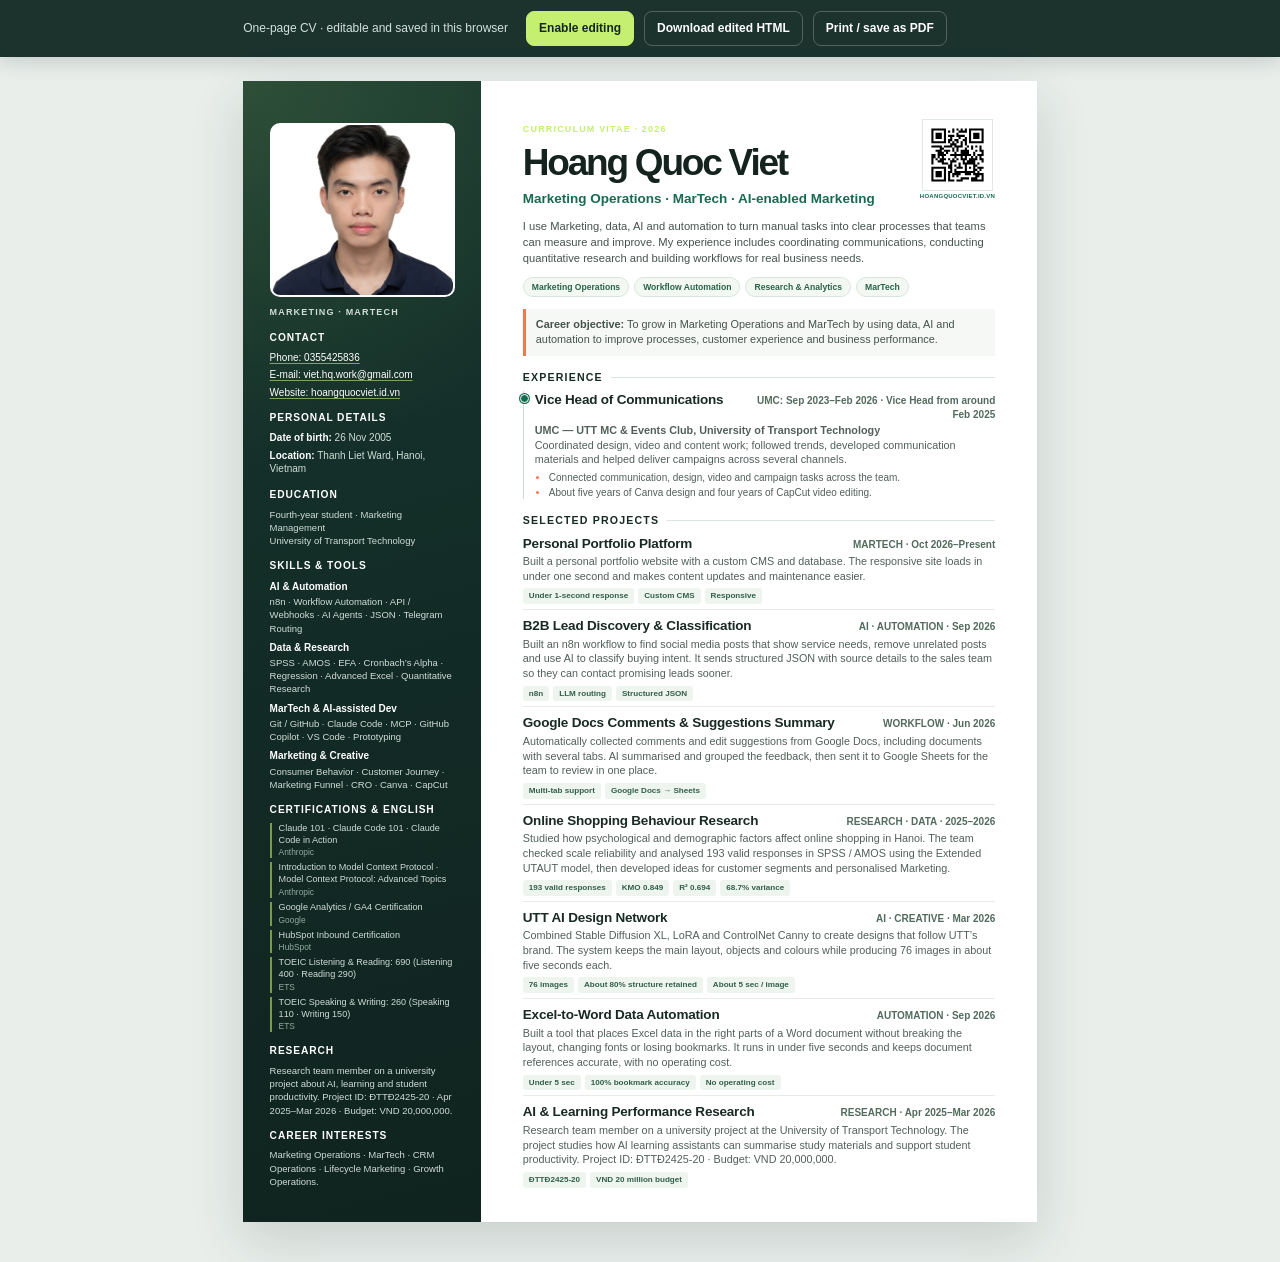
<file: cv-one-page2-en.html>
<!DOCTYPE html>
<html lang="en">
<head>
  <meta charset="UTF-8">
  <meta name="viewport" content="width=device-width, initial-scale=1">
  <meta name="description" content="Hoang Quoc Viet — Marketing Operations, MarTech, AI and workflow automation.">
  <title>CV | Hoang Quoc Viet</title>
  <style>
    :root {
      color-scheme: light;
      --ink: #17231e;
      --muted: #52615a;
      --soft: #748078;
      --paper: #fff;
      --canvas: #e9eeeb;
      --line: #dce4df;
      --green: #176b50;
      --lime: #c5ef71;
      --orange: #f0784a;
      --sidebar: #122a25;
      --sidebar-muted: #d0ddd7;
    }

    * { box-sizing: border-box; }
    html { background: var(--canvas); }
    body {
      margin: 0;
      color: var(--ink);
      font-family: Inter, "Segoe UI", Arial, sans-serif;
      font-size: 13px;
      line-height: 1.45;
      -webkit-font-smoothing: antialiased;
    }
    button { font: inherit; }
    .toolbar {
      position: sticky;
      top: 0;
      z-index: 10;
      display: flex;
      justify-content: center;
      align-items: center;
      gap: 10px;
      padding: 11px 16px;
      color: #fff;
      background: rgba(18, 42, 37, .96);
      box-shadow: 0 5px 18px rgba(15, 35, 29, .16);
    }
    .toolbar[hidden] { display: none !important; }
    .toolbar-note { margin-right: 8px; color: #d4e1dc; font-size: 12px; }
    .toolbar button {
      padding: 8px 12px;
      border: 1px solid rgba(255,255,255,.24);
      border-radius: 8px;
      color: #fff;
      background: transparent;
      font-size: 12px;
      font-weight: 700;
      cursor: pointer;
    }
    .toolbar button:hover, .toolbar button:focus-visible { border-color: var(--lime); outline: none; }
    .toolbar button.primary { border-color: var(--lime); color: #13261f; background: var(--lime); }
    .toolbar-status { min-width: 80px; color: #d4e1dc; font-size: 11px; }
    .resume { padding: 24px 16px 40px; }
    .sheet {
      display: grid;
      grid-template-columns: 30% 70%;
      width: min(210mm, 100%);
      min-height: 297mm;
      margin: 0 auto;
      overflow: hidden;
      background: var(--paper);
      box-shadow: 0 18px 50px rgba(28, 53, 44, .16);
    }
    .rail {
      padding: 11mm 7mm 9mm;
      color: #fff;
      background:
        radial-gradient(circle at 5% 0%, rgba(197,239,113,.13), transparent 32%),
        linear-gradient(165deg, #17372f, var(--sidebar) 54%, #10231f);
    }
    .main-column { position: relative; padding: 11mm 11mm 9mm; display: flex; flex-direction: column; justify-content: space-between; }
    .portrait {
      display: block;
      width: 100%;
      height: 46mm;
      margin-bottom: 9px;
      border: 2px solid rgba(255,255,255,.78);
      border-radius: 10px;
      background: #fff;
      object-fit: cover;
      object-position: center 35%;
    }
    .qr-mark {
      position: absolute;
      top: 10mm;
      right: 11mm;
      display: flex;
      width: 20mm;
      flex-direction: column;
      align-items: center;
      gap: 2px;
      color: var(--green);
      font-size: 6px;
      font-weight: 850;
      letter-spacing: .04em;
      line-height: 1.15;
      text-align: center;
      text-decoration: none;
    }
    .qr-mark img {
      display: block;
      width: 19mm;
      height: 19mm;
      border: 1px solid #e1e7e3;
      background: #fff;
      image-rendering: crisp-edges;
    }
    .rail-kicker, .eyebrow {
      margin: 0 0 7px;
      color: var(--lime);
      font-size: 9px;
      font-weight: 850;
      letter-spacing: .13em;
      text-transform: uppercase;
    }
    .rail-section { margin-top: 12px; }
    .rail-heading {
      margin: 0 0 5px;
      color: #fff;
      font-size: 10.2px;
      font-weight: 850;
      letter-spacing: .09em;
      text-transform: uppercase;
    }
    .rail p, .rail li { color: var(--sidebar-muted); }
    .contact-list, .detail-list {
      display: grid;
      gap: 4px;
      margin: 0;
      padding: 0;
      list-style: none;
    }
    .contact-list li, .detail-list li { overflow-wrap: anywhere; font-size: 10px; line-height: 1.36; }
    .contact-list a { color: #fff; text-decoration-color: rgba(197,239,113,.6); text-underline-offset: 2px; }
    .rail strong { color: #fff; }
    .skill-group { margin-top: 6px; }
    .skill-group strong { display: block; margin-bottom: 1px; font-size: 10px; }
    .skill-group p, .rail-copy { margin: 0; font-size: 9.5px; line-height: 1.38; }
    .cert-list { display: grid; gap: 4px; margin: 0; padding: 0; list-style: none; }
    .cert-list li { padding-left: 7px; border-left: 2px solid rgba(197,239,113,.58); color: var(--sidebar-muted); font-size: 9.1px; line-height: 1.3; }
    .cert-list small { display: block; margin-top: 1px; color: #91aaa0; font-size: 8.4px; }
    .rail-copy + .rail-copy { margin-top: 4px; }
    .cert-copy { margin: 0; color: var(--sidebar-muted); font-size: 9px; line-height: 1.35; }
    .name {
      max-width: calc(100% - 24mm);
      margin: 0;
      color: #14231e;
      font-size: 37px;
      line-height: 1;
      letter-spacing: -.06em;
      font-weight: 900;
    }
    .role {
      max-width: calc(100% - 22mm);
      margin: 8px 0 0;
      color: var(--green);
      font-size: 13.5px;
      line-height: 1.4;
      font-weight: 850;
    }
    .objective {
      margin: 11px 0 0;
      padding: 8px 10px;
      border-left: 3px solid var(--orange);
      color: #46534d;
      background: #f6f8f6;
      font-size: 10.9px;
      line-height: 1.4;
    }
    .profile { margin: 10px 0 0; color: #46534d; font-size: 11.2px; line-height: 1.42; }
    .focus-row { display: flex; flex-wrap: wrap; gap: 5px; margin-top: 9px; }
    .focus-pill { padding: 3px 8px; border: 1px solid #d7e7dd; border-radius: 999px; color: #286349; background: #f4f8f3; font-size: 8.6px; font-weight: 800; }
    .section { margin-top: 13px; }
    .section-title {
      display: flex;
      align-items: center;
      gap: 8px;
      margin: 0 0 6px;
      color: #162b23;
      font-size: 10.6px;
      font-weight: 900;
      letter-spacing: .11em;
      text-transform: uppercase;
    }
    .section-title::after { height: 1px; flex: 1; content: ""; background: var(--line); }
    .entry {
      position: relative;
      padding: 0 0 0 11px;
      border-left: 1px solid #cddbd3;
    }
    .entry::before {
      position: absolute;
      top: 3px;
      left: -4px;
      width: 7px;
      height: 7px;
      border: 1px solid #fff;
      border-radius: 50%;
      content: "";
      background: var(--green);
      box-shadow: 0 0 0 1px var(--green);
    }
    .entry-head, .project-top {
      display: flex;
      justify-content: space-between;
      align-items: baseline;
      gap: 8px;
    }
    .entry-head h3, .project-top h3 { flex: 1 1 auto; }
    .entry h3, .project h3 {
      margin: 0;
      color: #192923;
      font-size: 13.5px;
      line-height: 1.3;
      font-weight: 850;
      letter-spacing: -.015em;
    }
    .entry-meta, .project-period {
      flex: 0 1 auto;
      max-width: 56%;
      color: #526b5e;
      font-size: 10px;
      font-weight: 800;
      text-align: right;
    }
    .entry-subtitle { margin: 2px 0 3px; color: var(--green); font-size: 10.1px; font-weight: 800; }
    .entry p, .project p { margin: 0; color: #526059; font-size: 10.8px; line-height: 1.36; }
    .bullet-list { display: grid; gap: 2px; margin: 4px 0 0; padding-left: 14px; color: #526059; font-size: 10px; line-height: 1.32; }
    .bullet-list li::marker { color: var(--orange); }
    .project-list { display: grid; gap: 7px; }
    .project { padding: 0 0 5px; border-bottom: 1px solid #e7ece9; }
    .project:last-child { padding-bottom: 0; border-bottom: 0; }
    .project-label {
      flex: 0 0 auto;
      color: #89958f;
      font-size: 8px;
      font-weight: 850;
      letter-spacing: .07em;
    }
    .project p { margin-top: 2px; }
    .metric-row { display: flex; flex-wrap: wrap; gap: 4px; margin-top: 5px; }
    .metric { padding: 3px 6px; border-radius: 3px; color: #315e4b; background: #eef5ef; font-size: 8.1px; line-height: 1.2; font-weight: 800; }
    [data-editable] { outline: 0; }
    body.is-editing [data-editable] {
      border-radius: 3px;
      outline: 1px dashed rgba(240,120,74,.5);
      outline-offset: 2px;
      cursor: text;
    }
    body.is-editing [data-editable]:focus { outline: 2px solid var(--orange); background: #fff9f5; }
    .rail [data-editable]:focus { color: #fff; background: rgba(255,255,255,.08); }
    @media (max-width: 720px) {
      .toolbar { position: relative; flex-wrap: wrap; gap: 7px; }
      .toolbar-note { flex-basis: 100%; margin: 0; text-align: center; }
      .toolbar-status { min-width: 0; }
      .resume { padding: 12px 8px 24px; }
      .sheet { grid-template-columns: 1fr; min-height: 0; }
      .rail, .main-column { padding: 22px; }
      .portrait { width: min(100%, 200px); height: auto; aspect-ratio: 896 / 1195; }
      .qr-mark { position: static; width: 20mm; margin: 0 0 12px auto; }
      .rail { order: 2; }
      .main-column { order: 1; }
    }
    @page { size: A4; margin: 0; }
    @media print {
      html, body { width: 210mm; height: 297mm; margin: 0; background: #fff; }
      body { font-size: 11px; print-color-adjust: exact; -webkit-print-color-adjust: exact; }
      .toolbar { display: none !important; }
      .resume { padding: 0; }
      .sheet {
        grid-template-columns: 30% 70%;
        grid-template-rows: minmax(0, 1fr);
        width: 210mm;
        height: 297mm;
        min-height: 297mm;
        margin: 0;
        box-shadow: none;
        break-after: auto;
        page-break-after: auto;
      }
      .rail { order: 0; padding: 11mm 7mm 8mm; }
      .main-column { order: 0; padding: 11mm 11mm 8mm; }
      .portrait { height: 46mm; }
      body.is-editing [data-editable] { outline: none !important; }
      a { color: inherit; text-decoration: none; }
    }
  </style>
</head>
<body>
  <nav class="toolbar" aria-label="CV editing tools">
    <span class="toolbar-note">One-page CV · editable and saved in this browser</span>
    <button class="primary" id="editToggle" type="button">Enable editing</button>
    <button id="exportButton" type="button">Download edited HTML</button>
    <button id="printButton" type="button">Print / save as PDF</button>
    <span class="toolbar-status" id="saveStatus" role="status" aria-live="polite"></span>
  </nav>

  <main class="resume" id="resume">
    <section class="sheet" aria-label="Hoang Quoc Viet - one-page CV">
      <aside class="rail">
        <img class="portrait" src="assets/images/cv-anh-33.jpg" alt="Portrait of Hoang Quoc Viet">
        <p class="rail-kicker">Marketing · MarTech</p>

        <section class="rail-section">
          <h2 class="rail-heading">Contact</h2>
          <ul class="contact-list">
            <li><a href="tel:0355425836" data-editable data-key="contact-phone">Phone: 0355425836</a></li>
            <li><a href="mailto:viet.hq.work@gmail.com" data-editable data-key="contact-email">E-mail: viet.hq.work@gmail.com</a></li>
            <li><a href="https://hoangquocviet.id.vn" data-editable data-key="contact-site">Website: hoangquocviet.id.vn</a></li>
          </ul>
        </section>

        <section class="rail-section">
          <h2 class="rail-heading">Personal details</h2>
          <ul class="detail-list">
            <li><strong>Date of birth:</strong> <span data-editable data-key="birth-date">26 Nov 2005</span></li>
            <li><strong>Location:</strong> <span data-editable data-key="address">Thanh Liet Ward, Hanoi, Vietnam</span></li>
          </ul>
        </section>

        <section class="rail-section">
          <h2 class="rail-heading">Education</h2>
          <p class="rail-copy" data-editable data-key="education">Fourth-year student · Marketing Management<br>University of Transport Technology</p>
        </section>

        <section class="rail-section">
          <h2 class="rail-heading">Skills &amp; tools</h2>
          <div class="skill-group">
            <strong data-editable data-key="skill-automation-title">AI &amp; Automation</strong>
            <p data-editable data-key="skill-automation">n8n · Workflow Automation · API / Webhooks · AI Agents · JSON · Telegram Routing</p>
          </div>
          <div class="skill-group">
            <strong data-editable data-key="skill-data-title">Data &amp; Research</strong>
            <p data-editable data-key="skill-data">SPSS · AMOS · EFA · Cronbach’s Alpha · Regression · Advanced Excel · Quantitative Research</p>
          </div>
          <div class="skill-group">
            <strong data-editable data-key="skill-martech-title">MarTech &amp; AI-assisted Dev</strong>
            <p data-editable data-key="skill-martech">Git / GitHub · Claude Code · MCP · GitHub Copilot · VS Code · Prototyping</p>
          </div>
          <div class="skill-group">
            <strong data-editable data-key="skill-marketing-title">Marketing &amp; Creative</strong>
            <p data-editable data-key="skill-marketing">Consumer Behavior · Customer Journey · Marketing Funnel · CRO · Canva · CapCut</p>
          </div>
        </section>

        <section class="rail-section">
          <h2 class="rail-heading">Certifications &amp; English</h2>
          <ul class="cert-list">
            <li data-editable data-key="cert-anthropic">Claude 101 · Claude Code 101 · Claude Code in Action<small>Anthropic</small></li>
            <li data-editable data-key="cert-mcp">Introduction to Model Context Protocol · Model Context Protocol: Advanced Topics<small>Anthropic</small></li>
            <li data-editable data-key="cert-google">Google Analytics / GA4 Certification<small>Google</small></li>
            <li data-editable data-key="cert-hubspot">HubSpot Inbound Certification<small>HubSpot</small></li>
            <li data-editable data-key="cert-toeic-lr">TOEIC Listening &amp; Reading: 690 (Listening 400 · Reading 290)<small>ETS</small></li>
            <li data-editable data-key="cert-toeic-sw">TOEIC Speaking &amp; Writing: 260 (Speaking 110 · Writing 150)<small>ETS</small></li>
          </ul>
        </section>

        <section class="rail-section">
          <h2 class="rail-heading">Research</h2>
          <p class="rail-copy" data-editable data-key="research-note">Research team member on a university project about AI, learning and student productivity. Project ID: ĐTTĐ2425-20 · Apr 2025–Mar 2026 · Budget: VND 20,000,000.</p>
        </section>

        <section class="rail-section">
          <h2 class="rail-heading">Career interests</h2>
          <p class="rail-copy" data-editable data-key="availability">Marketing Operations · MarTech · CRM Operations · Lifecycle Marketing · Growth Operations.</p>
        </section>
      </aside>

      <div class="main-column">
        <a class="qr-mark" href="https://hoangquocviet.id.vn" target="_blank" rel="noreferrer" aria-label="Scan the QR code to open my website">
          <img src="assets/images/cv-site-qr.svg" data-qr-image alt="QR code for hoangquocviet.id.vn">
          <span>HOANGQUOCVIET.ID.VN</span>
        </a>
        <p class="eyebrow">Curriculum vitae · 2026</p>
        <h1 class="name" data-editable data-key="name">Hoang Quoc Viet</h1>
        <p class="role" data-editable data-key="role">Marketing Operations · MarTech · AI-enabled Marketing</p>
        <p class="profile" data-editable data-key="profile">I use Marketing, data, AI and automation to turn manual tasks into clear processes that teams can measure and improve. My experience includes coordinating communications, conducting quantitative research and building workflows for real business needs.</p>
        <div class="focus-row" aria-label="Areas of focus">
          <span class="focus-pill" data-editable data-key="focus-1">Marketing Operations</span>
          <span class="focus-pill" data-editable data-key="focus-2">Workflow Automation</span>
          <span class="focus-pill" data-editable data-key="focus-3">Research &amp; Analytics</span>
          <span class="focus-pill" data-editable data-key="focus-4">MarTech</span>
        </div>
        <p class="objective"><strong>Career objective:</strong> <span data-editable data-key="objective">To grow in Marketing Operations and MarTech by using data, AI and automation to improve processes, customer experience and business performance.</span></p>

        <section class="section">
          <h2 class="section-title">Experience</h2>
          <article class="entry">
            <div class="entry-head">
              <h3 data-editable data-key="experience-role">Vice Head of Communications</h3>
              <span class="entry-meta" data-editable data-key="experience-period">UMC: Sep 2023–Feb 2026 · Vice Head from around Feb 2025</span>
            </div>
            <p class="entry-subtitle" data-editable data-key="experience-org">UMC — UTT MC &amp; Events Club, University of Transport Technology</p>
            <p data-editable data-key="experience-summary">Coordinated design, video and content work; followed trends, developed communication materials and helped deliver campaigns across several channels.</p>
            <ul class="bullet-list">
              <li data-editable data-key="experience-bullet-1">Connected communication, design, video and campaign tasks across the team.</li>
              <li data-editable data-key="experience-bullet-2">About five years of Canva design and four years of CapCut video editing.</li>
            </ul>
          </article>
        </section>

        <section class="section">
          <h2 class="section-title">Selected projects</h2>
          <div class="project-list">
            <article class="project">
              <div class="project-top">
                <h3 data-editable data-key="project-portfolio-title">Personal Portfolio Platform</h3>
                <span class="project-period" data-editable data-key="project-portfolio-period">MARTECH · Oct 2026–Present</span>
              </div>
              <p data-editable data-key="project-portfolio-copy">Built a personal portfolio website with a custom CMS and database. The responsive site loads in under one second and makes content updates and maintenance easier.</p>
              <div class="metric-row"><span class="metric" data-editable data-key="project-portfolio-metric-1">Under 1-second response</span><span class="metric" data-editable data-key="project-portfolio-metric-2">Custom CMS</span><span class="metric" data-editable data-key="project-portfolio-metric-3">Responsive</span></div>
            </article>

            <article class="project">
              <div class="project-top">
                <h3 data-editable data-key="project-lead-title">B2B Lead Discovery &amp; Classification</h3>
                <span class="project-period" data-editable data-key="project-lead-period">AI · AUTOMATION · Sep 2026</span>
              </div>
              <p data-editable data-key="project-lead-copy">Built an n8n workflow to find social media posts that show service needs, remove unrelated posts and use AI to classify buying intent. It sends structured JSON with source details to the sales team so they can contact promising leads sooner.</p>
              <div class="metric-row"><span class="metric" data-editable data-key="project-lead-metric-1">n8n</span><span class="metric" data-editable data-key="project-lead-metric-2">LLM routing</span><span class="metric" data-editable data-key="project-lead-metric-3">Structured JSON</span></div>
            </article>

            <article class="project">
              <div class="project-top">
                <h3 data-editable data-key="project-docs-title">Google Docs Comments &amp; Suggestions Summary</h3>
                <span class="project-period" data-editable data-key="project-docs-period">WORKFLOW · Jun 2026</span>
              </div>
              <p data-editable data-key="project-docs-copy">Automatically collected comments and edit suggestions from Google Docs, including documents with several tabs. AI summarised and grouped the feedback, then sent it to Google Sheets for the team to review in one place.</p>
              <div class="metric-row"><span class="metric" data-editable data-key="project-docs-metric-1">Multi-tab support</span><span class="metric" data-editable data-key="project-docs-metric-2">Google Docs → Sheets</span></div>
            </article>

            <article class="project">
              <div class="project-top">
                <h3 data-editable data-key="project-research-title">Online Shopping Behaviour Research</h3>
                <span class="project-period" data-editable data-key="project-research-period">RESEARCH · DATA · 2025–2026</span>
              </div>
              <p data-editable data-key="project-research-copy">Studied how psychological and demographic factors affect online shopping in Hanoi. The team checked scale reliability and analysed 193 valid responses in SPSS / AMOS using the Extended UTAUT model, then developed ideas for customer segments and personalised Marketing.</p>
              <div class="metric-row"><span class="metric" data-editable data-key="project-research-metric-1">193 valid responses</span><span class="metric" data-editable data-key="project-research-metric-2">KMO 0.849</span><span class="metric" data-editable data-key="project-research-metric-3">R² 0.694</span><span class="metric" data-editable data-key="project-research-metric-4">68.7% variance</span></div>
            </article>

            <article class="project">
              <div class="project-top">
                <h3 data-editable data-key="project-design-title">UTT AI Design Network</h3>
                <span class="project-period" data-editable data-key="project-design-period">AI · CREATIVE · Mar 2026</span>
              </div>
              <p data-editable data-key="project-design-copy">Combined Stable Diffusion XL, LoRA and ControlNet Canny to create designs that follow UTT’s brand. The system keeps the main layout, objects and colours while producing 76 images in about five seconds each.</p>
              <div class="metric-row"><span class="metric" data-editable data-key="project-design-metric-1">76 images</span><span class="metric" data-editable data-key="project-design-metric-2">About 80% structure retained</span><span class="metric" data-editable data-key="project-design-metric-3">About 5 sec / image</span></div>
            </article>

            <article class="project">
              <div class="project-top">
                <h3 data-editable data-key="project-excel-title">Excel-to-Word Data Automation</h3>
                <span class="project-period" data-editable data-key="project-excel-period">AUTOMATION · Sep 2026</span>
              </div>
              <p data-editable data-key="project-excel-copy">Built a tool that places Excel data in the right parts of a Word document without breaking the layout, changing fonts or losing bookmarks. It runs in under five seconds and keeps document references accurate, with no operating cost.</p>
              <div class="metric-row"><span class="metric" data-editable data-key="project-excel-metric-1">Under 5 sec</span><span class="metric" data-editable data-key="project-excel-metric-2">100% bookmark accuracy</span><span class="metric" data-editable data-key="project-excel-metric-3">No operating cost</span></div>
            </article>

            <article class="project">
              <div class="project-top">
                <h3 data-editable data-key="project-ai-research-title">AI &amp; Learning Performance Research</h3>
                <span class="project-period" data-editable data-key="project-ai-research-period">RESEARCH · Apr 2025–Mar 2026</span>
              </div>
              <p data-editable data-key="project-ai-research-copy">Research team member on a university project at the University of Transport Technology. The project studies how AI learning assistants can summarise study materials and support student productivity. Project ID: ĐTTĐ2425-20 · Budget: VND 20,000,000.</p>
              <div class="metric-row"><span class="metric" data-editable data-key="project-ai-research-metric-1">ĐTTĐ2425-20</span><span class="metric" data-editable data-key="project-ai-research-metric-2">VND 20 million budget</span></div>
            </article>
          </div>
        </section>
      </div>
    </section>
  </main>

  <script>
    (() => {
      const storageKey = 'hqv-editable-cv-one-page2-en-v1';
      const editableItems = [...document.querySelectorAll('[data-editable][data-key]')];
      const editToggle = document.getElementById('editToggle');
      const exportButton = document.getElementById('exportButton');
      const saveStatus = document.getElementById('saveStatus');
      const embedded = window.self !== window.top;
      let saveTimer;
      if (embedded) document.querySelector('.toolbar').hidden = true;

      function setEditing(enabled) {
        document.body.classList.toggle('is-editing', enabled);
        editableItems.forEach((item) => {
          item.contentEditable = String(enabled);
          item.spellcheck = enabled;
        });
        editToggle.textContent = enabled ? 'Disable editing' : 'Enable editing';
        if (enabled) editableItems[0]?.focus();
      }

      function saveEdits() {
        if (embedded) return;
        const saved = Object.fromEntries(editableItems.map((item) => [item.dataset.key, item.innerHTML]));
        try {
          localStorage.setItem(storageKey, JSON.stringify(saved));
          saveStatus.textContent = 'Saved';
        } catch (error) {
          saveStatus.textContent = 'Could not save in this browser';
          console.error('CV save failed', error);
        }
      }

      function updateContactHref(item) {
        const value = item.textContent.trim();
        if (item.dataset.key === 'contact-phone') {
          item.href = `tel:${value.replace(/^Phone:\s*/i, '').replace(/[^\d+]/g, '')}`;
        } else if (item.dataset.key === 'contact-email') {
          item.href = `mailto:${value.replace(/^E-mail:\s*/i, '')}`;
        } else if (item.dataset.key === 'contact-site') {
          const site = value.replace(/^Website:\s*/i, '');
          item.href = /^https?:\/\//i.test(site) ? site : `https://${site}`;
        }
      }

      if (!embedded) {
        try {
          const saved = JSON.parse(localStorage.getItem(storageKey) || '{}');
          editableItems.forEach((item) => {
            if (typeof saved[item.dataset.key] === 'string') item.innerHTML = saved[item.dataset.key];
          });
          editableItems.forEach(updateContactHref);
        } catch (error) {
          saveStatus.textContent = 'Could not read saved changes';
          console.error('CV restore failed', error);
        }
      }

      editToggle.addEventListener('click', () => setEditing(!document.body.classList.contains('is-editing')));
      document.getElementById('resume').addEventListener('input', (event) => {
        if (!event.target.matches('[data-editable]')) return;
        updateContactHref(event.target);
        saveStatus.textContent = 'Saving…';
        window.clearTimeout(saveTimer);
        saveTimer = window.setTimeout(saveEdits, 300);
      });
      exportButton.addEventListener('click', async () => {
        saveEdits();
        try {
          const toDataUrl = (image, mimeType) => {
            if (!image.complete || !image.naturalWidth) throw new Error('image_not_loaded');
            const canvas = document.createElement('canvas');
            canvas.width = image.naturalWidth;
            canvas.height = image.naturalHeight;
            canvas.getContext('2d').drawImage(image, 0, 0);
            return canvas.toDataURL(mimeType, .92);
          };
          const portraitData = toDataUrl(document.querySelector('.portrait'), 'image/jpeg');
          const qrData = toDataUrl(document.querySelector('.qr-mark img'), 'image/png');
          const clone = document.documentElement.cloneNode(true);
          clone.querySelector('.toolbar-status').textContent = '';
          clone.querySelectorAll('.portrait').forEach((image) => { image.src = portraitData; });
          clone.querySelectorAll('.qr-mark img').forEach((image) => { image.src = qrData; });
          clone.querySelectorAll('[data-editable]').forEach((item) => {
            item.setAttribute('contenteditable', 'true');
            item.setAttribute('spellcheck', 'true');
          });
          const html = '<!DOCTYPE html>\n' + clone.outerHTML;
          const url = URL.createObjectURL(new Blob([html], { type: 'text/html;charset=utf-8' }));
          const link = document.createElement('a');
          link.href = url;
          link.download = 'CV-Hoang-Quoc-Viet-One-Page-EN.html';
          document.body.append(link);
          link.click();
          link.remove();
          saveStatus.textContent = 'HTML downloaded';
          window.setTimeout(() => URL.revokeObjectURL(url), 1000);
        } catch (error) {
          saveStatus.textContent = 'Could not export HTML';
          console.error('CV export failed', error);
        }
      });
      document.getElementById('printButton').addEventListener('click', () => window.print());
      window.addEventListener('beforeprint', () => {
        if (document.body.classList.contains('is-editing')) setEditing(false);
      });
    })();
  </script>
</body>
</html>
</file>
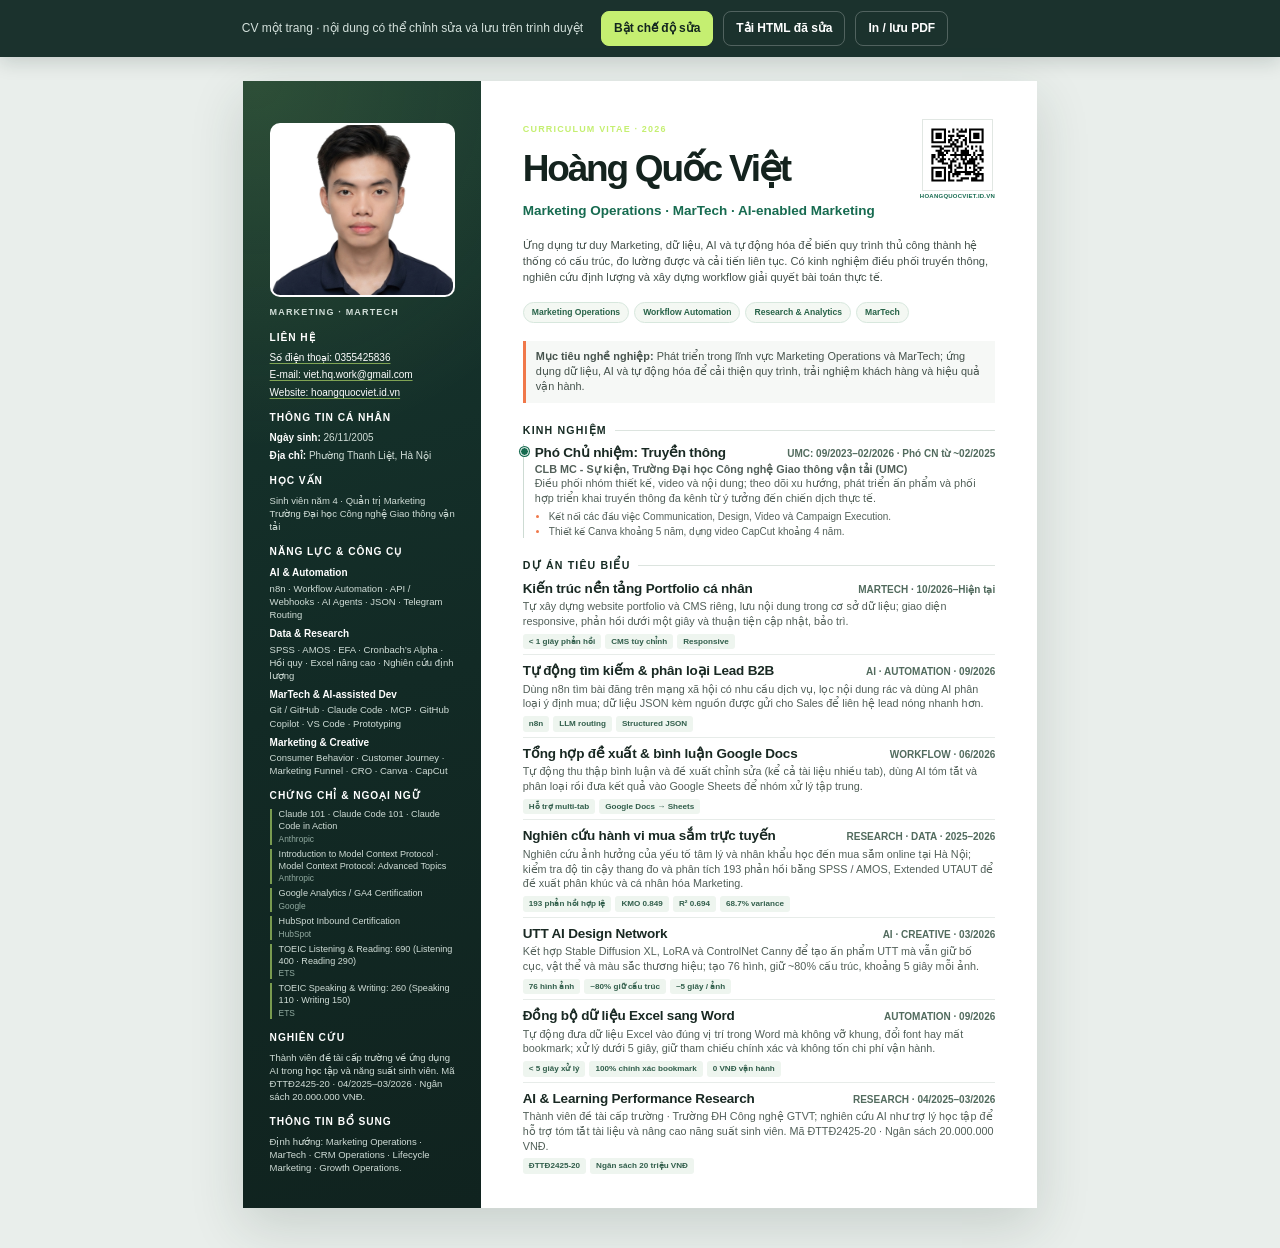
<file: cv-one-page2.html>
<!DOCTYPE html>
<html lang="vi">
<head>
  <meta charset="UTF-8">
  <meta name="viewport" content="width=device-width, initial-scale=1">
  <meta name="description" content="CV một trang Hoàng Quốc Việt — Marketing Operations, MarTech, AI và Workflow Automation.">
  <title>CV một trang | Hoàng Quốc Việt</title>
  <style>
    :root {
      color-scheme: light;
      --ink: #17231e;
      --muted: #52615a;
      --soft: #748078;
      --paper: #fff;
      --canvas: #e9eeeb;
      --line: #dce4df;
      --green: #176b50;
      --lime: #c5ef71;
      --orange: #f0784a;
      --sidebar: #122a25;
      --sidebar-muted: #d0ddd7;
    }

    * { box-sizing: border-box; }
    html { background: var(--canvas); }
    body {
      margin: 0;
      color: var(--ink);
      font-family: Inter, "Segoe UI", Arial, sans-serif;
      font-size: 13px;
      line-height: 1.45;
      -webkit-font-smoothing: antialiased;
    }
    button { font: inherit; }
    .toolbar {
      position: sticky;
      top: 0;
      z-index: 10;
      display: flex;
      justify-content: center;
      align-items: center;
      gap: 10px;
      padding: 11px 16px;
      color: #fff;
      background: rgba(18, 42, 37, .96);
      box-shadow: 0 5px 18px rgba(15, 35, 29, .16);
    }
    .toolbar[hidden] { display: none !important; }
    .toolbar-note { margin-right: 8px; color: #d4e1dc; font-size: 12px; }
    .toolbar button {
      padding: 8px 12px;
      border: 1px solid rgba(255,255,255,.24);
      border-radius: 8px;
      color: #fff;
      background: transparent;
      font-size: 12px;
      font-weight: 700;
      cursor: pointer;
    }
    .toolbar button:hover, .toolbar button:focus-visible { border-color: var(--lime); outline: none; }
    .toolbar button.primary { border-color: var(--lime); color: #13261f; background: var(--lime); }
    .toolbar-status { min-width: 80px; color: #d4e1dc; font-size: 11px; }
    .resume { padding: 24px 16px 40px; }
    .sheet {
      display: grid;
      grid-template-columns: 30% 70%;
      width: min(210mm, 100%);
      min-height: 297mm;
      margin: 0 auto;
      overflow: hidden;
      background: var(--paper);
      box-shadow: 0 18px 50px rgba(28, 53, 44, .16);
    }
    .rail {
      padding: 11mm 7mm 9mm;
      color: #fff;
      background:
        radial-gradient(circle at 5% 0%, rgba(197,239,113,.13), transparent 32%),
        linear-gradient(165deg, #17372f, var(--sidebar) 54%, #10231f);
    }
    .main-column { position: relative; padding: 11mm 11mm 9mm; display: flex; flex-direction: column; justify-content: space-between; }
    .portrait {
      display: block;
      width: 100%;
      height: 46mm;
      margin-bottom: 9px;
      border: 2px solid rgba(255,255,255,.78);
      border-radius: 10px;
      background: #fff;
      object-fit: cover;
      object-position: center 35%;
    }
    .qr-mark {
      position: absolute;
      top: 10mm;
      right: 11mm;
      display: flex;
      width: 20mm;
      flex-direction: column;
      align-items: center;
      gap: 2px;
      color: var(--green);
      font-size: 6px;
      font-weight: 850;
      letter-spacing: .04em;
      line-height: 1.15;
      text-align: center;
      text-decoration: none;
    }
    .qr-mark img {
      display: block;
      width: 19mm;
      height: 19mm;
      border: 1px solid #e1e7e3;
      background: #fff;
      image-rendering: crisp-edges;
    }
    .rail-kicker, .eyebrow {
      margin: 0 0 7px;
      color: var(--lime);
      font-size: 9px;
      font-weight: 850;
      letter-spacing: .13em;
      text-transform: uppercase;
    }
    .rail-section { margin-top: 12px; }
    .rail-heading {
      margin: 0 0 5px;
      color: #fff;
      font-size: 10.2px;
      font-weight: 850;
      letter-spacing: .09em;
      text-transform: uppercase;
    }
    .rail p, .rail li { color: var(--sidebar-muted); }
    .contact-list, .detail-list {
      display: grid;
      gap: 4px;
      margin: 0;
      padding: 0;
      list-style: none;
    }
    .contact-list li, .detail-list li { overflow-wrap: anywhere; font-size: 10px; line-height: 1.36; }
    .contact-list a { color: #fff; text-decoration-color: rgba(197,239,113,.6); text-underline-offset: 2px; }
    .rail strong { color: #fff; }
    .skill-group { margin-top: 6px; }
    .skill-group strong { display: block; margin-bottom: 1px; font-size: 10px; }
    .skill-group p, .rail-copy { margin: 0; font-size: 9.5px; line-height: 1.38; }
    .cert-list { display: grid; gap: 4px; margin: 0; padding: 0; list-style: none; }
    .cert-list li { padding-left: 7px; border-left: 2px solid rgba(197,239,113,.58); color: var(--sidebar-muted); font-size: 9.1px; line-height: 1.3; }
    .cert-list small { display: block; margin-top: 1px; color: #91aaa0; font-size: 8.4px; }
    .rail-copy + .rail-copy { margin-top: 4px; }
    .cert-copy { margin: 0; color: var(--sidebar-muted); font-size: 9px; line-height: 1.35; }
    .name {
      max-width: calc(100% - 24mm);
      margin: 0;
      color: #14231e;
      font-size: 37px;
      line-height: 1;
      letter-spacing: -.06em;
      font-weight: 900;
    }
    .role {
      max-width: calc(100% - 22mm);
      margin: 8px 0 0;
      color: var(--green);
      font-size: 13.5px;
      line-height: 1.4;
      font-weight: 850;
    }
    .objective {
      margin: 11px 0 0;
      padding: 8px 10px;
      border-left: 3px solid var(--orange);
      color: #46534d;
      background: #f6f8f6;
      font-size: 10.9px;
      line-height: 1.4;
    }
    .profile { margin: 10px 0 0; color: #46534d; font-size: 11.2px; line-height: 1.42; }
    .focus-row { display: flex; flex-wrap: wrap; gap: 5px; margin-top: 9px; }
    .focus-pill { padding: 3px 8px; border: 1px solid #d7e7dd; border-radius: 999px; color: #286349; background: #f4f8f3; font-size: 8.6px; font-weight: 800; }
    .section { margin-top: 13px; }
    .section-title {
      display: flex;
      align-items: center;
      gap: 8px;
      margin: 0 0 6px;
      color: #162b23;
      font-size: 10.6px;
      font-weight: 900;
      letter-spacing: .11em;
      text-transform: uppercase;
    }
    .section-title::after { height: 1px; flex: 1; content: ""; background: var(--line); }
    .entry {
      position: relative;
      padding: 0 0 0 11px;
      border-left: 1px solid #cddbd3;
    }
    .entry::before {
      position: absolute;
      top: 3px;
      left: -4px;
      width: 7px;
      height: 7px;
      border: 1px solid #fff;
      border-radius: 50%;
      content: "";
      background: var(--green);
      box-shadow: 0 0 0 1px var(--green);
    }
    .entry-head, .project-top {
      display: flex;
      justify-content: space-between;
      align-items: baseline;
      gap: 8px;
    }
    .entry-head h3, .project-top h3 { flex: 1 1 auto; }
    .entry h3, .project h3 {
      margin: 0;
      color: #192923;
      font-size: 13.5px;
      line-height: 1.3;
      font-weight: 850;
      letter-spacing: -.015em;
    }
    .entry-meta, .project-period {
      flex: 0 1 auto;
      max-width: 56%;
      color: #526b5e;
      font-size: 10px;
      font-weight: 800;
      text-align: right;
    }
    .entry-subtitle { margin: 2px 0 3px; color: var(--green); font-size: 10.1px; font-weight: 800; }
    .entry p, .project p { margin: 0; color: #526059; font-size: 10.8px; line-height: 1.36; }
    .bullet-list { display: grid; gap: 2px; margin: 4px 0 0; padding-left: 14px; color: #526059; font-size: 10px; line-height: 1.32; }
    .bullet-list li::marker { color: var(--orange); }
    .project-list { display: grid; gap: 7px; }
    .project { padding: 0 0 5px; border-bottom: 1px solid #e7ece9; }
    .project:last-child { padding-bottom: 0; border-bottom: 0; }
    .project-label {
      flex: 0 0 auto;
      color: #89958f;
      font-size: 8px;
      font-weight: 850;
      letter-spacing: .07em;
    }
    .project p { margin-top: 2px; }
    .metric-row { display: flex; flex-wrap: wrap; gap: 4px; margin-top: 5px; }
    .metric { padding: 3px 6px; border-radius: 3px; color: #315e4b; background: #eef5ef; font-size: 8.1px; line-height: 1.2; font-weight: 800; }
    [data-editable] { outline: 0; }
    body.is-editing [data-editable] {
      border-radius: 3px;
      outline: 1px dashed rgba(240,120,74,.5);
      outline-offset: 2px;
      cursor: text;
    }
    body.is-editing [data-editable]:focus { outline: 2px solid var(--orange); background: #fff9f5; }
    .rail [data-editable]:focus { color: #fff; background: rgba(255,255,255,.08); }
    @media (max-width: 720px) {
      .toolbar { position: relative; flex-wrap: wrap; gap: 7px; }
      .toolbar-note { flex-basis: 100%; margin: 0; text-align: center; }
      .toolbar-status { min-width: 0; }
      .resume { padding: 12px 8px 24px; }
      .sheet { grid-template-columns: 1fr; min-height: 0; }
      .rail, .main-column { padding: 22px; }
      .portrait { width: min(100%, 200px); height: auto; aspect-ratio: 896 / 1195; }
      .qr-mark { position: static; width: 20mm; margin: 0 0 12px auto; }
      .rail { order: 2; }
      .main-column { order: 1; }
    }
    @page { size: A4; margin: 0; }
    @media print {
      html, body { width: 210mm; height: 297mm; margin: 0; background: #fff; }
      body { font-size: 11px; print-color-adjust: exact; -webkit-print-color-adjust: exact; }
      .toolbar { display: none !important; }
      .resume { padding: 0; }
      .sheet {
        grid-template-columns: 30% 70%;
        grid-template-rows: minmax(0, 1fr);
        width: 210mm;
        height: 297mm;
        min-height: 297mm;
        margin: 0;
        box-shadow: none;
        break-after: auto;
        page-break-after: auto;
      }
      .rail { order: 0; padding: 11mm 7mm 8mm; }
      .main-column { order: 0; padding: 11mm 11mm 8mm; }
      .portrait { height: 46mm; }
      body.is-editing [data-editable] { outline: none !important; }
      a { color: inherit; text-decoration: none; }
    }
  </style>
</head>
<body>
  <nav class="toolbar" aria-label="Công cụ chỉnh sửa CV">
    <span class="toolbar-note">CV một trang · nội dung có thể chỉnh sửa và lưu trên trình duyệt</span>
    <button class="primary" id="editToggle" type="button">Bật chế độ sửa</button>
    <button id="exportButton" type="button">Tải HTML đã sửa</button>
    <button id="printButton" type="button">In / lưu PDF</button>
    <span class="toolbar-status" id="saveStatus" role="status" aria-live="polite"></span>
  </nav>

  <main class="resume" id="resume">
    <section class="sheet" aria-label="CV Hoàng Quốc Việt - một trang">
      <aside class="rail">
        <img class="portrait" src="assets/images/cv-anh-33.jpg" alt="Ảnh chân dung Hoàng Quốc Việt">
        <p class="rail-kicker">Marketing · MarTech</p>

        <section class="rail-section">
          <h2 class="rail-heading">Liên hệ</h2>
          <ul class="contact-list">
            <li><a href="tel:0355425836" data-editable data-key="contact-phone">Số điện thoại: 0355425836</a></li>
            <li><a href="mailto:viet.hq.work@gmail.com" data-editable data-key="contact-email">E-mail: viet.hq.work@gmail.com</a></li>
            <li><a href="https://hoangquocviet.id.vn" data-editable data-key="contact-site">Website: hoangquocviet.id.vn</a></li>
          </ul>
        </section>

        <section class="rail-section">
          <h2 class="rail-heading">Thông tin cá nhân</h2>
          <ul class="detail-list">
            <li><strong>Ngày sinh:</strong> <span data-editable data-key="birth-date">26/11/2005</span></li>
            <li><strong>Địa chỉ:</strong> <span data-editable data-key="address">Phường Thanh Liệt, Hà Nội</span></li>
          </ul>
        </section>

        <section class="rail-section">
          <h2 class="rail-heading">Học vấn</h2>
          <p class="rail-copy" data-editable data-key="education">Sinh viên năm 4 · Quản trị Marketing<br>Trường Đại học Công nghệ Giao thông vận tải</p>
        </section>

        <section class="rail-section">
          <h2 class="rail-heading">Năng lực &amp; công cụ</h2>
          <div class="skill-group">
            <strong data-editable data-key="skill-automation-title">AI &amp; Automation</strong>
            <p data-editable data-key="skill-automation">n8n · Workflow Automation · API / Webhooks · AI Agents · JSON · Telegram Routing</p>
          </div>
          <div class="skill-group">
            <strong data-editable data-key="skill-data-title">Data &amp; Research</strong>
            <p data-editable data-key="skill-data">SPSS · AMOS · EFA · Cronbach’s Alpha · Hồi quy · Excel nâng cao · Nghiên cứu định lượng</p>
          </div>
          <div class="skill-group">
            <strong data-editable data-key="skill-martech-title">MarTech &amp; AI-assisted Dev</strong>
            <p data-editable data-key="skill-martech">Git / GitHub · Claude Code · MCP · GitHub Copilot · VS Code · Prototyping</p>
          </div>
          <div class="skill-group">
            <strong data-editable data-key="skill-marketing-title">Marketing &amp; Creative</strong>
            <p data-editable data-key="skill-marketing">Consumer Behavior · Customer Journey · Marketing Funnel · CRO · Canva · CapCut</p>
          </div>
        </section>

        <section class="rail-section">
          <h2 class="rail-heading">Chứng chỉ &amp; ngoại ngữ</h2>
          <ul class="cert-list">
            <li data-editable data-key="cert-anthropic">Claude 101 · Claude Code 101 · Claude Code in Action<small>Anthropic</small></li>
            <li data-editable data-key="cert-mcp">Introduction to Model Context Protocol · Model Context Protocol: Advanced Topics<small>Anthropic</small></li>
            <li data-editable data-key="cert-google">Google Analytics / GA4 Certification<small>Google</small></li>
            <li data-editable data-key="cert-hubspot">HubSpot Inbound Certification<small>HubSpot</small></li>
            <li data-editable data-key="cert-toeic-lr">TOEIC Listening &amp; Reading: 690 (Listening 400 · Reading 290)<small>ETS</small></li>
            <li data-editable data-key="cert-toeic-sw">TOEIC Speaking &amp; Writing: 260 (Speaking 110 · Writing 150)<small>ETS</small></li>
          </ul>
        </section>

        <section class="rail-section">
          <h2 class="rail-heading">Nghiên cứu</h2>
          <p class="rail-copy" data-editable data-key="research-note">Thành viên đề tài cấp trường về ứng dụng AI trong học tập và năng suất sinh viên. Mã ĐTTĐ2425-20 · 04/2025–03/2026 · Ngân sách 20.000.000 VNĐ.</p>
        </section>

        <section class="rail-section">
          <h2 class="rail-heading">Thông tin bổ sung</h2>
          <p class="rail-copy" data-editable data-key="availability">Định hướng: Marketing Operations · MarTech · CRM Operations · Lifecycle Marketing · Growth Operations.</p>
        </section>
      </aside>

      <div class="main-column">
        <a class="qr-mark" href="https://hoangquocviet.id.vn" target="_blank" rel="noreferrer" aria-label="Quét mã QR để mở website">
          <img src="assets/images/cv-site-qr.svg" data-qr-image alt="QR dẫn đến hoangquocviet.id.vn">
          <span>HOANGQUOCVIET.ID.VN</span>
        </a>
        <p class="eyebrow">Curriculum vitae · 2026</p>
        <h1 class="name" data-editable data-key="name">Hoàng Quốc Việt</h1>
        <p class="role" data-editable data-key="role">Marketing Operations · MarTech · AI-enabled Marketing</p>
        <p class="profile" data-editable data-key="profile">Ứng dụng tư duy Marketing, dữ liệu, AI và tự động hóa để biến quy trình thủ công thành hệ thống có cấu trúc, đo lường được và cải tiến liên tục. Có kinh nghiệm điều phối truyền thông, nghiên cứu định lượng và xây dựng workflow giải quyết bài toán thực tế.</p>
        <div class="focus-row" aria-label="Lĩnh vực trọng tâm">
          <span class="focus-pill" data-editable data-key="focus-1">Marketing Operations</span>
          <span class="focus-pill" data-editable data-key="focus-2">Workflow Automation</span>
          <span class="focus-pill" data-editable data-key="focus-3">Research &amp; Analytics</span>
          <span class="focus-pill" data-editable data-key="focus-4">MarTech</span>
        </div>
        <p class="objective"><strong>Mục tiêu nghề nghiệp:</strong> <span data-editable data-key="objective">Phát triển trong lĩnh vực Marketing Operations và MarTech; ứng dụng dữ liệu, AI và tự động hóa để cải thiện quy trình, trải nghiệm khách hàng và hiệu quả vận hành.</span></p>

        <section class="section">
          <h2 class="section-title">Kinh nghiệm</h2>
          <article class="entry">
            <div class="entry-head">
              <h3 data-editable data-key="experience-role">Phó Chủ nhiệm: Truyền thông</h3>
              <span class="entry-meta" data-editable data-key="experience-period">UMC: 09/2023–02/2026 · Phó CN từ ~02/2025</span>
            </div>
            <p class="entry-subtitle" data-editable data-key="experience-org">CLB MC - Sự kiện, Trường Đại học Công nghệ Giao thông vận tải (UMC)</p>
            <p data-editable data-key="experience-summary">Điều phối nhóm thiết kế, video và nội dung; theo dõi xu hướng, phát triển ấn phẩm và phối hợp triển khai truyền thông đa kênh từ ý tưởng đến chiến dịch thực tế.</p>
            <ul class="bullet-list">
              <li data-editable data-key="experience-bullet-1">Kết nối các đầu việc Communication, Design, Video và Campaign Execution.</li>
              <li data-editable data-key="experience-bullet-2">Thiết kế Canva khoảng 5 năm, dựng video CapCut khoảng 4 năm.</li>
            </ul>
          </article>
        </section>

        <section class="section">
          <h2 class="section-title">Dự án tiêu biểu</h2>
          <div class="project-list">
            <article class="project">
              <div class="project-top">
                <h3 data-editable data-key="project-portfolio-title">Kiến trúc nền tảng Portfolio cá nhân</h3>
                <span class="project-period" data-editable data-key="project-portfolio-period">MARTECH · 10/2026–Hiện tại</span>
              </div>
              <p data-editable data-key="project-portfolio-copy">Tự xây dựng website portfolio và CMS riêng, lưu nội dung trong cơ sở dữ liệu; giao diện responsive, phản hồi dưới một giây và thuận tiện cập nhật, bảo trì.</p>
              <div class="metric-row"><span class="metric" data-editable data-key="project-portfolio-metric-1">&lt; 1 giây phản hồi</span><span class="metric" data-editable data-key="project-portfolio-metric-2">CMS tùy chỉnh</span><span class="metric" data-editable data-key="project-portfolio-metric-3">Responsive</span></div>
            </article>

            <article class="project">
              <div class="project-top">
                <h3 data-editable data-key="project-lead-title">Tự động tìm kiếm &amp; phân loại Lead B2B</h3>
                <span class="project-period" data-editable data-key="project-lead-period">AI · AUTOMATION · 09/2026</span>
              </div>
              <p data-editable data-key="project-lead-copy">Dùng n8n tìm bài đăng trên mạng xã hội có nhu cầu dịch vụ, lọc nội dung rác và dùng AI phân loại ý định mua; dữ liệu JSON kèm nguồn được gửi cho Sales để liên hệ lead nóng nhanh hơn.</p>
              <div class="metric-row"><span class="metric" data-editable data-key="project-lead-metric-1">n8n</span><span class="metric" data-editable data-key="project-lead-metric-2">LLM routing</span><span class="metric" data-editable data-key="project-lead-metric-3">Structured JSON</span></div>
            </article>

            <article class="project">
              <div class="project-top">
                <h3 data-editable data-key="project-docs-title">Tổng hợp đề xuất &amp; bình luận Google Docs</h3>
                <span class="project-period" data-editable data-key="project-docs-period">WORKFLOW · 06/2026</span>
              </div>
              <p data-editable data-key="project-docs-copy">Tự động thu thập bình luận và đề xuất chỉnh sửa (kể cả tài liệu nhiều tab), dùng AI tóm tắt và phân loại rồi đưa kết quả vào Google Sheets để nhóm xử lý tập trung.</p>
              <div class="metric-row"><span class="metric" data-editable data-key="project-docs-metric-1">Hỗ trợ multi-tab</span><span class="metric" data-editable data-key="project-docs-metric-2">Google Docs → Sheets</span></div>
            </article>

            <article class="project">
              <div class="project-top">
                <h3 data-editable data-key="project-research-title">Nghiên cứu hành vi mua sắm trực tuyến</h3>
                <span class="project-period" data-editable data-key="project-research-period">RESEARCH · DATA · 2025–2026</span>
              </div>
              <p data-editable data-key="project-research-copy">Nghiên cứu ảnh hưởng của yếu tố tâm lý và nhân khẩu học đến mua sắm online tại Hà Nội; kiểm tra độ tin cậy thang đo và phân tích 193 phản hồi bằng SPSS / AMOS, Extended UTAUT để đề xuất phân khúc và cá nhân hóa Marketing.</p>
              <div class="metric-row"><span class="metric" data-editable data-key="project-research-metric-1">193 phản hồi hợp lệ</span><span class="metric" data-editable data-key="project-research-metric-2">KMO 0.849</span><span class="metric" data-editable data-key="project-research-metric-3">R² 0.694</span><span class="metric" data-editable data-key="project-research-metric-4">68.7% variance</span></div>
            </article>

            <article class="project">
              <div class="project-top">
                <h3 data-editable data-key="project-design-title">UTT AI Design Network</h3>
                <span class="project-period" data-editable data-key="project-design-period">AI · CREATIVE · 03/2026</span>
              </div>
              <p data-editable data-key="project-design-copy">Kết hợp Stable Diffusion XL, LoRA và ControlNet Canny để tạo ấn phẩm UTT mà vẫn giữ bố cục, vật thể và màu sắc thương hiệu; tạo 76 hình, giữ ~80% cấu trúc, khoảng 5 giây mỗi ảnh.</p>
              <div class="metric-row"><span class="metric" data-editable data-key="project-design-metric-1">76 hình ảnh</span><span class="metric" data-editable data-key="project-design-metric-2">~80% giữ cấu trúc</span><span class="metric" data-editable data-key="project-design-metric-3">~5 giây / ảnh</span></div>
            </article>

            <article class="project">
              <div class="project-top">
                <h3 data-editable data-key="project-excel-title">Đồng bộ dữ liệu Excel sang Word</h3>
                <span class="project-period" data-editable data-key="project-excel-period">AUTOMATION · 09/2026</span>
              </div>
              <p data-editable data-key="project-excel-copy">Tự động đưa dữ liệu Excel vào đúng vị trí trong Word mà không vỡ khung, đổi font hay mất bookmark; xử lý dưới 5 giây, giữ tham chiếu chính xác và không tốn chi phí vận hành.</p>
              <div class="metric-row"><span class="metric" data-editable data-key="project-excel-metric-1">&lt; 5 giây xử lý</span><span class="metric" data-editable data-key="project-excel-metric-2">100% chính xác bookmark</span><span class="metric" data-editable data-key="project-excel-metric-3">0 VNĐ vận hành</span></div>
            </article>

            <article class="project">
              <div class="project-top">
                <h3 data-editable data-key="project-ai-research-title">AI &amp; Learning Performance Research</h3>
                <span class="project-period" data-editable data-key="project-ai-research-period">RESEARCH · 04/2025–03/2026</span>
              </div>
              <p data-editable data-key="project-ai-research-copy">Thành viên đề tài cấp trường · Trường ĐH Công nghệ GTVT; nghiên cứu AI như trợ lý học tập để hỗ trợ tóm tắt tài liệu và nâng cao năng suất sinh viên. Mã ĐTTĐ2425-20 · Ngân sách 20.000.000 VNĐ.</p>
              <div class="metric-row"><span class="metric" data-editable data-key="project-ai-research-metric-1">ĐTTĐ2425-20</span><span class="metric" data-editable data-key="project-ai-research-metric-2">Ngân sách 20 triệu VNĐ</span></div>
            </article>
          </div>
        </section>
      </div>
    </section>
  </main>

  <script>
    (() => {
      const storageKey = 'hqv-editable-cv-one-page2-v1';
      const editableItems = [...document.querySelectorAll('[data-editable][data-key]')];
      const editToggle = document.getElementById('editToggle');
      const exportButton = document.getElementById('exportButton');
      const saveStatus = document.getElementById('saveStatus');
      const embedded = window.self !== window.top;
      let saveTimer;
      if (embedded) document.querySelector('.toolbar').hidden = true;

      function setEditing(enabled) {
        document.body.classList.toggle('is-editing', enabled);
        editableItems.forEach((item) => {
          item.contentEditable = String(enabled);
          item.spellcheck = enabled;
        });
        editToggle.textContent = enabled ? 'Tắt chế độ sửa' : 'Bật chế độ sửa';
        if (enabled) editableItems[0]?.focus();
      }

      function saveEdits() {
        if (embedded) return;
        const saved = Object.fromEntries(editableItems.map((item) => [item.dataset.key, item.innerHTML]));
        try {
          localStorage.setItem(storageKey, JSON.stringify(saved));
          saveStatus.textContent = 'Đã lưu';
        } catch (error) {
          saveStatus.textContent = 'Không lưu được trên trình duyệt';
          console.error('CV save failed', error);
        }
      }

      function updateContactHref(item) {
        const value = item.textContent.trim();
        if (item.dataset.key === 'contact-phone') {
          item.href = `tel:${value.replace(/^Số điện thoại:\s*/i, '').replace(/[^\d+]/g, '')}`;
        } else if (item.dataset.key === 'contact-email') {
          item.href = `mailto:${value.replace(/^E-mail:\s*/i, '')}`;
        } else if (item.dataset.key === 'contact-site') {
          const site = value.replace(/^Website:\s*/i, '');
          item.href = /^https?:\/\//i.test(site) ? site : `https://${site}`;
        }
      }

      if (!embedded) {
        try {
          const saved = JSON.parse(localStorage.getItem(storageKey) || '{}');
          editableItems.forEach((item) => {
            if (typeof saved[item.dataset.key] === 'string') item.innerHTML = saved[item.dataset.key];
          });
          editableItems.forEach(updateContactHref);
        } catch (error) {
          saveStatus.textContent = 'Bản lưu cũ không đọc được';
          console.error('CV restore failed', error);
        }
      }

      editToggle.addEventListener('click', () => setEditing(!document.body.classList.contains('is-editing')));
      document.getElementById('resume').addEventListener('input', (event) => {
        if (!event.target.matches('[data-editable]')) return;
        updateContactHref(event.target);
        saveStatus.textContent = 'Đang lưu…';
        window.clearTimeout(saveTimer);
        saveTimer = window.setTimeout(saveEdits, 300);
      });
      exportButton.addEventListener('click', async () => {
        saveEdits();
        try {
          const toDataUrl = (image, mimeType) => {
            if (!image.complete || !image.naturalWidth) throw new Error('image_not_loaded');
            const canvas = document.createElement('canvas');
            canvas.width = image.naturalWidth;
            canvas.height = image.naturalHeight;
            canvas.getContext('2d').drawImage(image, 0, 0);
            return canvas.toDataURL(mimeType, .92);
          };
          const portraitData = toDataUrl(document.querySelector('.portrait'), 'image/jpeg');
          const qrData = toDataUrl(document.querySelector('.qr-mark img'), 'image/png');
          const clone = document.documentElement.cloneNode(true);
          clone.querySelector('.toolbar-status').textContent = '';
          clone.querySelectorAll('.portrait').forEach((image) => { image.src = portraitData; });
          clone.querySelectorAll('.qr-mark img').forEach((image) => { image.src = qrData; });
          clone.querySelectorAll('[data-editable]').forEach((item) => {
            item.setAttribute('contenteditable', 'true');
            item.setAttribute('spellcheck', 'true');
          });
          const html = '<!DOCTYPE html>\n' + clone.outerHTML;
          const url = URL.createObjectURL(new Blob([html], { type: 'text/html;charset=utf-8' }));
          const link = document.createElement('a');
          link.href = url;
          link.download = 'CV-Hoang-Quoc-Viet-1-trang-2.html';
          document.body.append(link);
          link.click();
          link.remove();
          saveStatus.textContent = 'Đã xuất HTML';
          window.setTimeout(() => URL.revokeObjectURL(url), 1000);
        } catch (error) {
          saveStatus.textContent = 'Không xuất được HTML';
          console.error('CV export failed', error);
        }
      });
      document.getElementById('printButton').addEventListener('click', () => window.print());
      window.addEventListener('beforeprint', () => {
        if (document.body.classList.contains('is-editing')) setEditing(false);
      });
    })();
  </script>
</body>
</html>
</file>
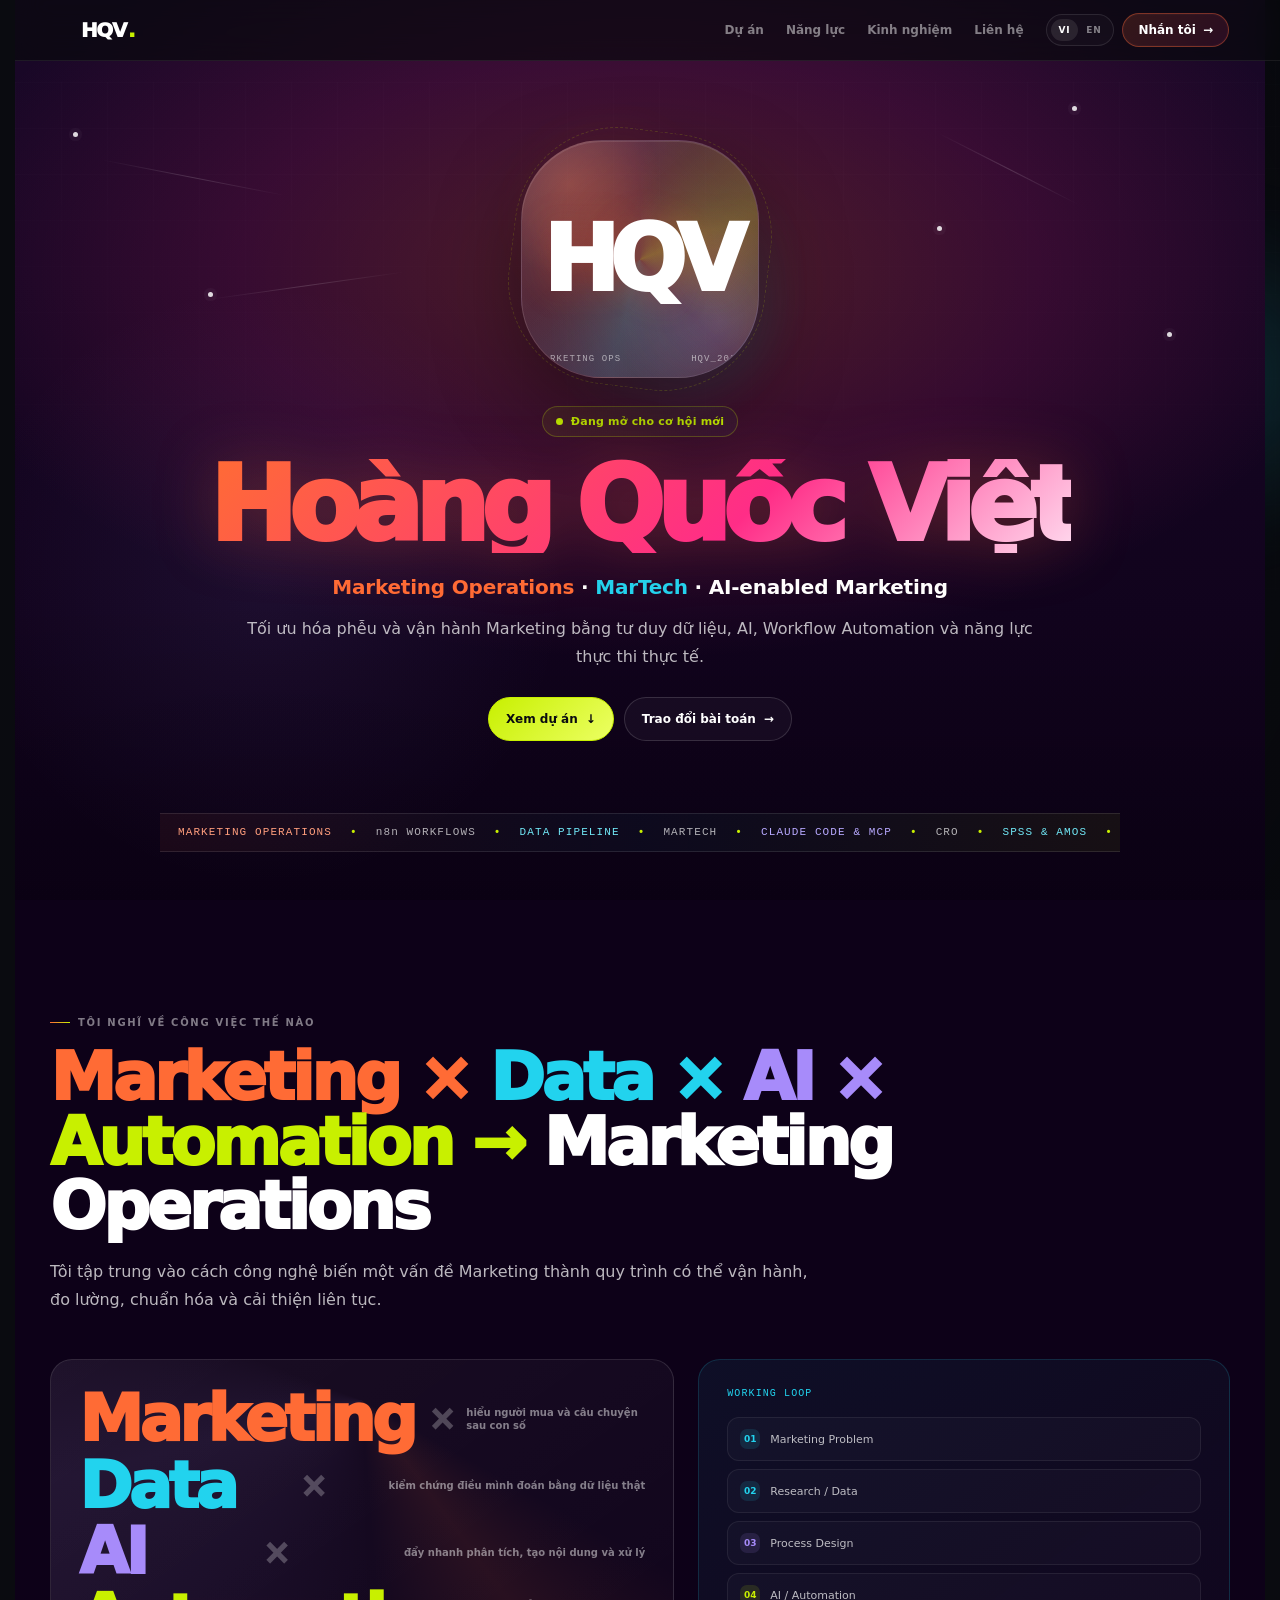
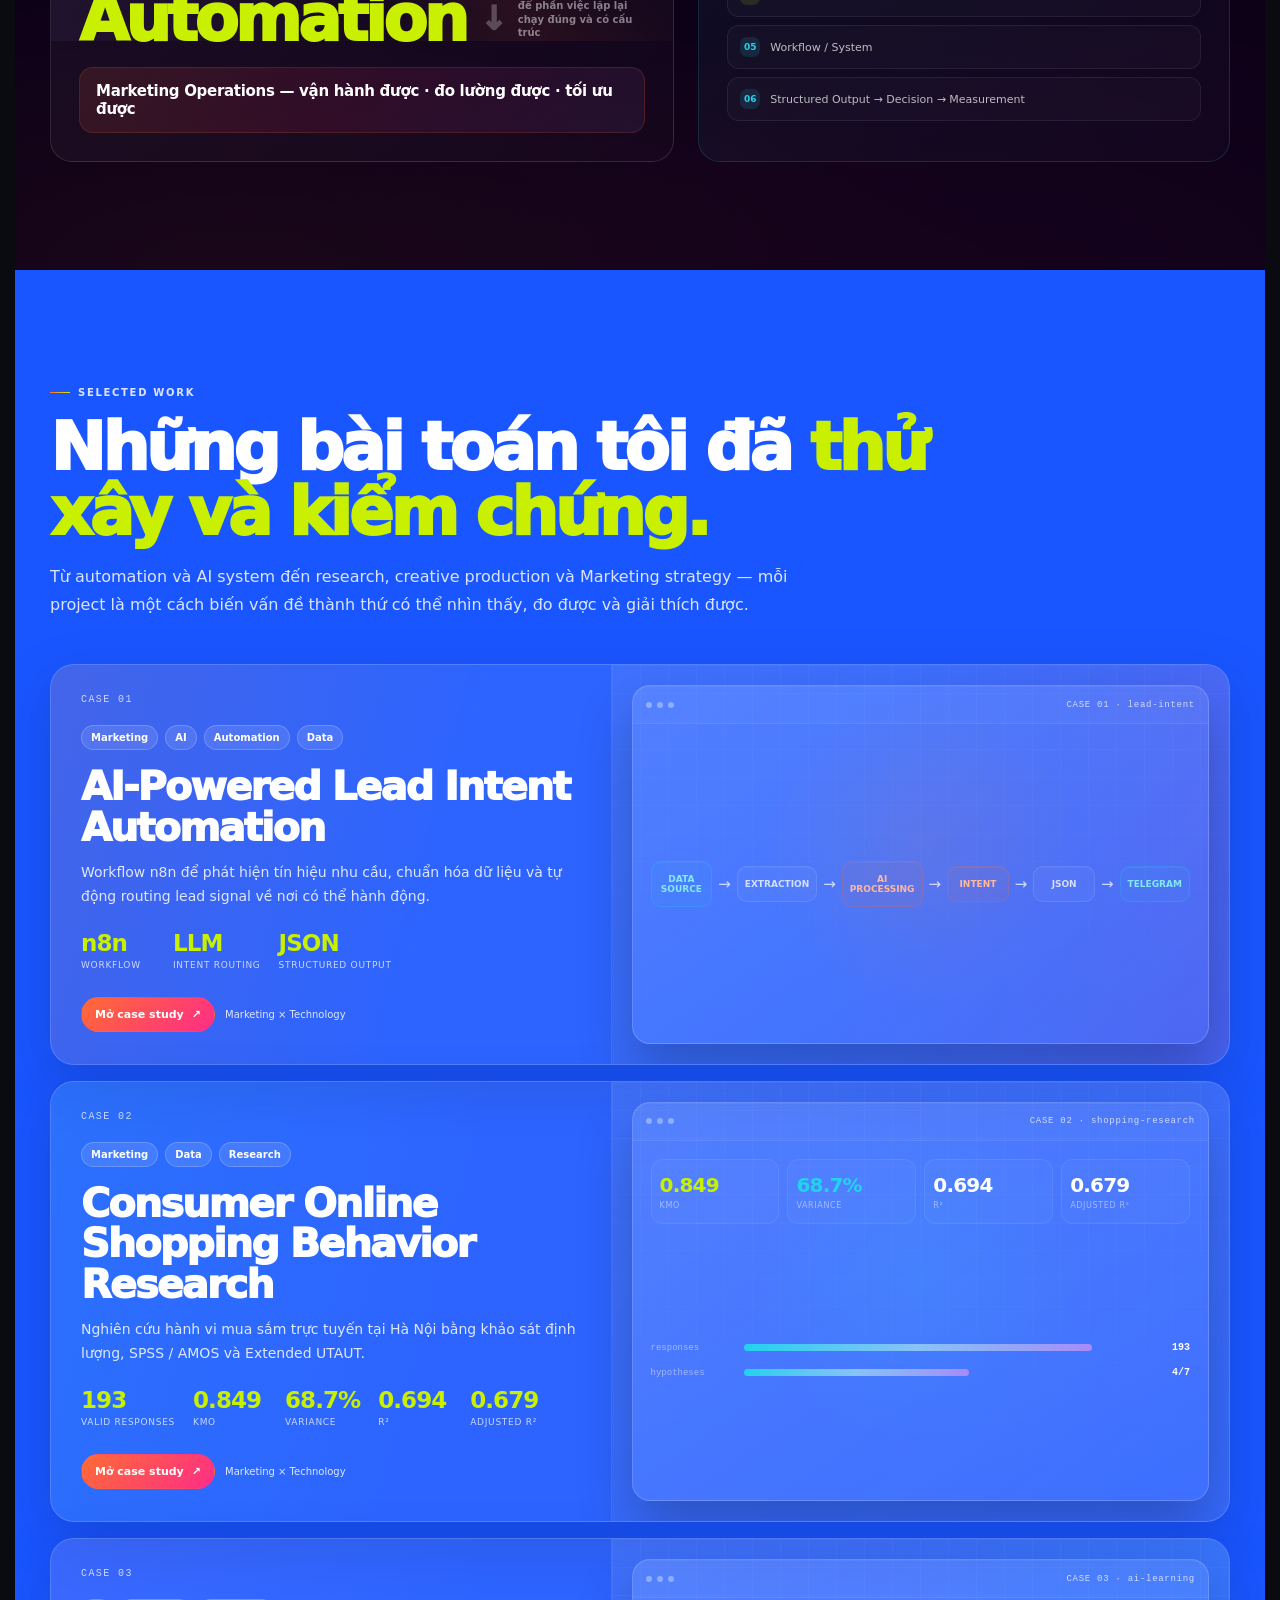
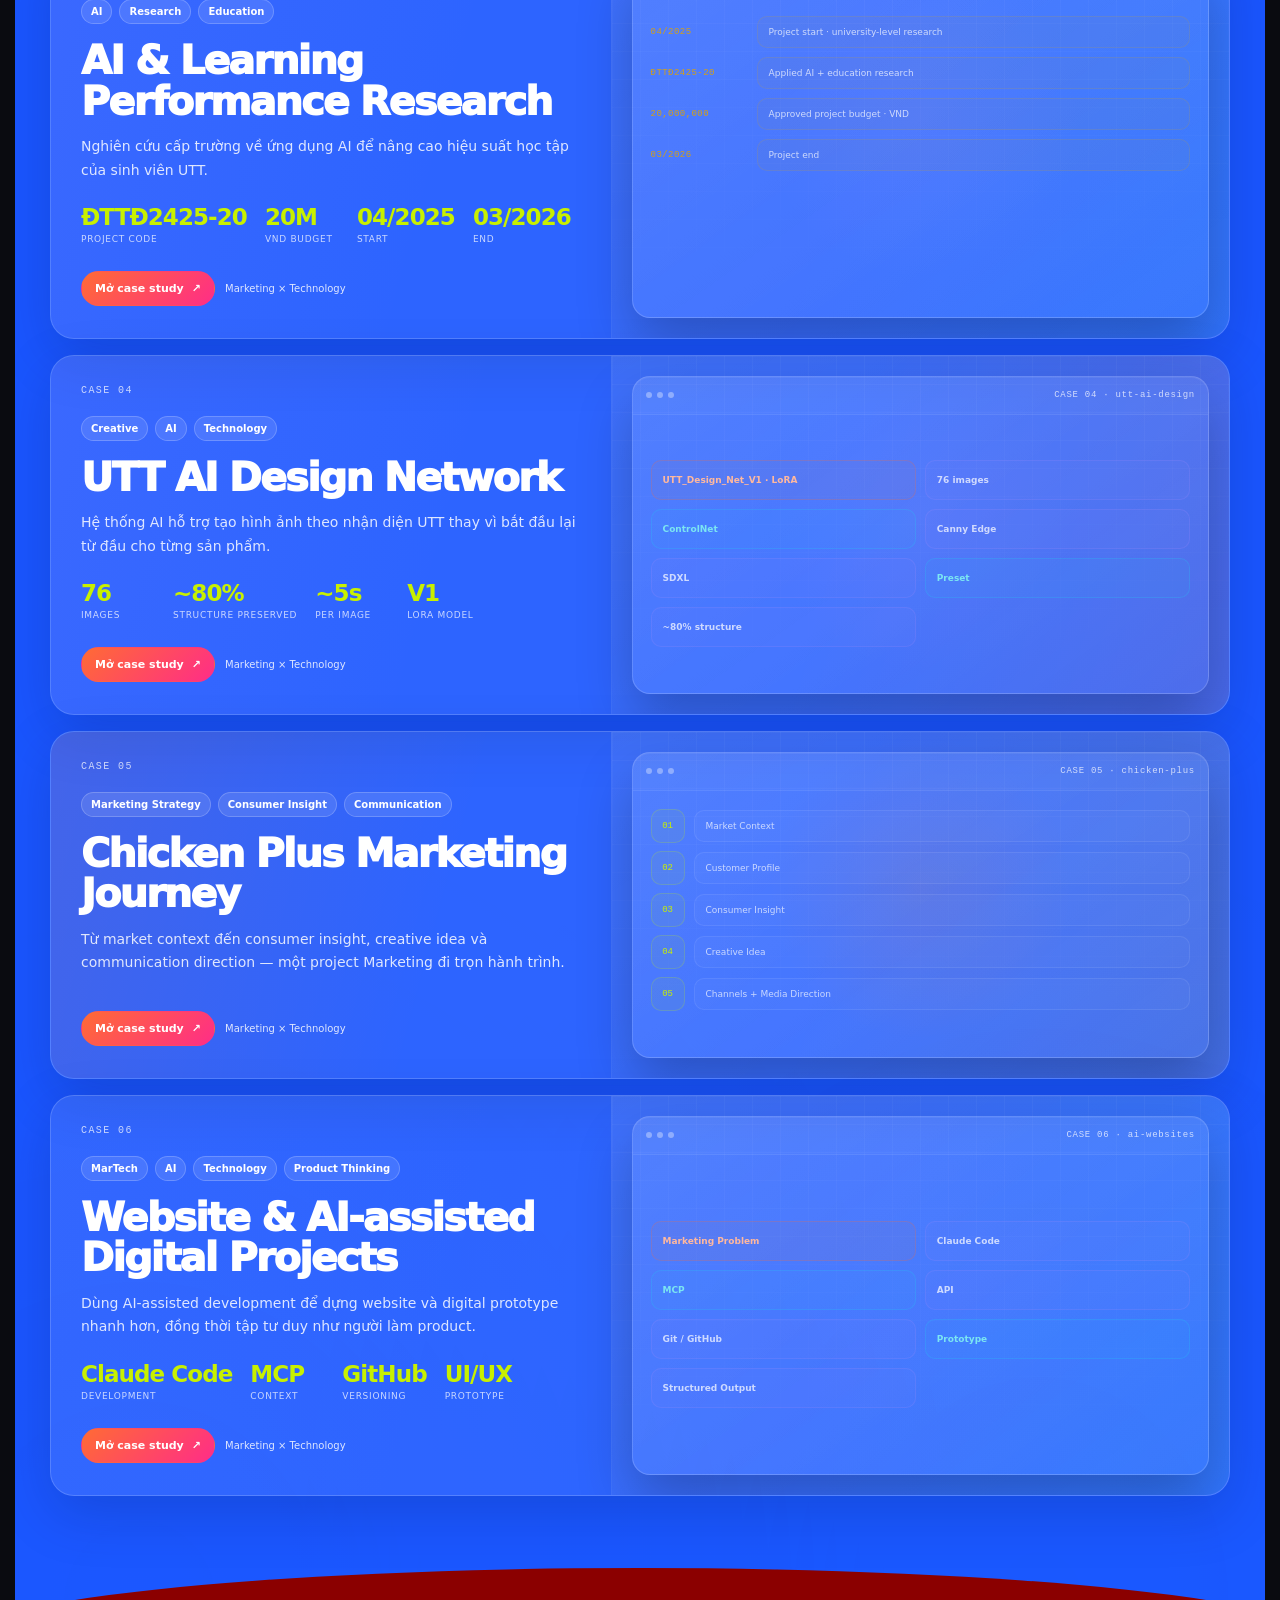
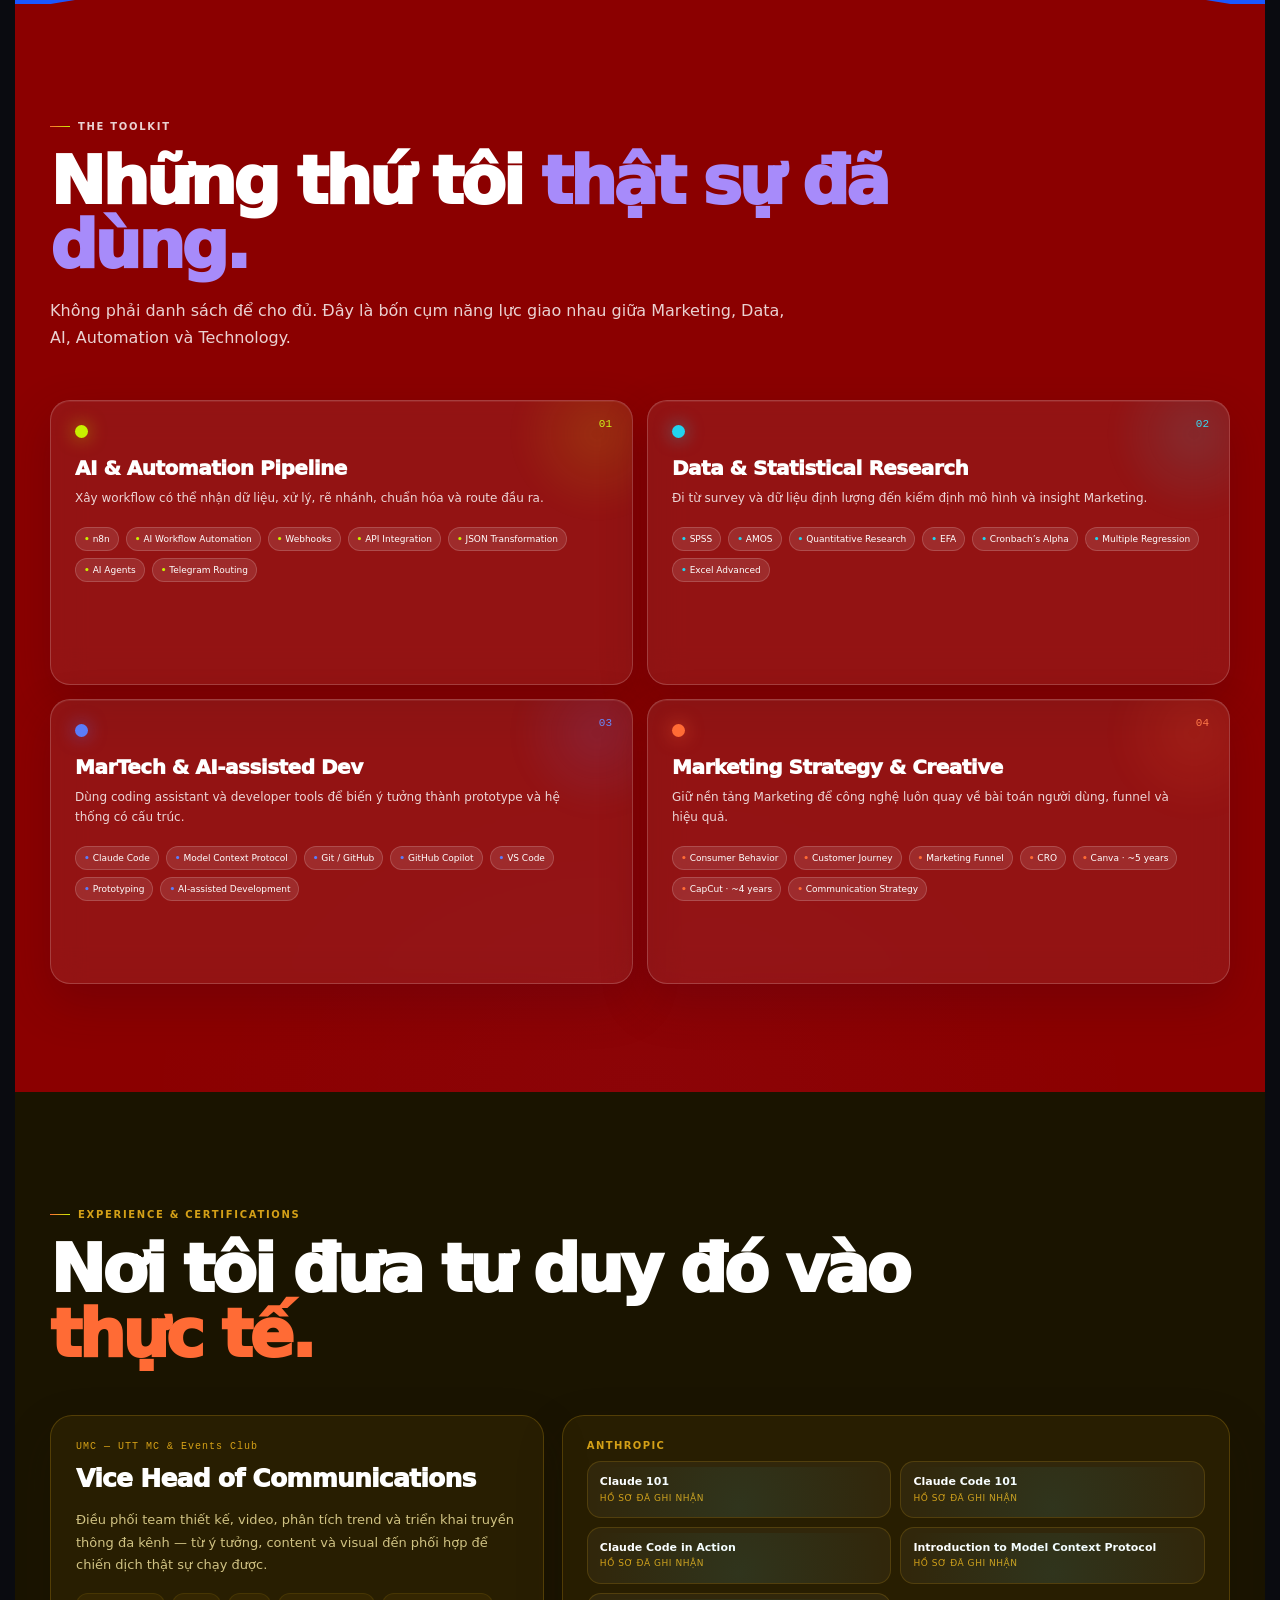
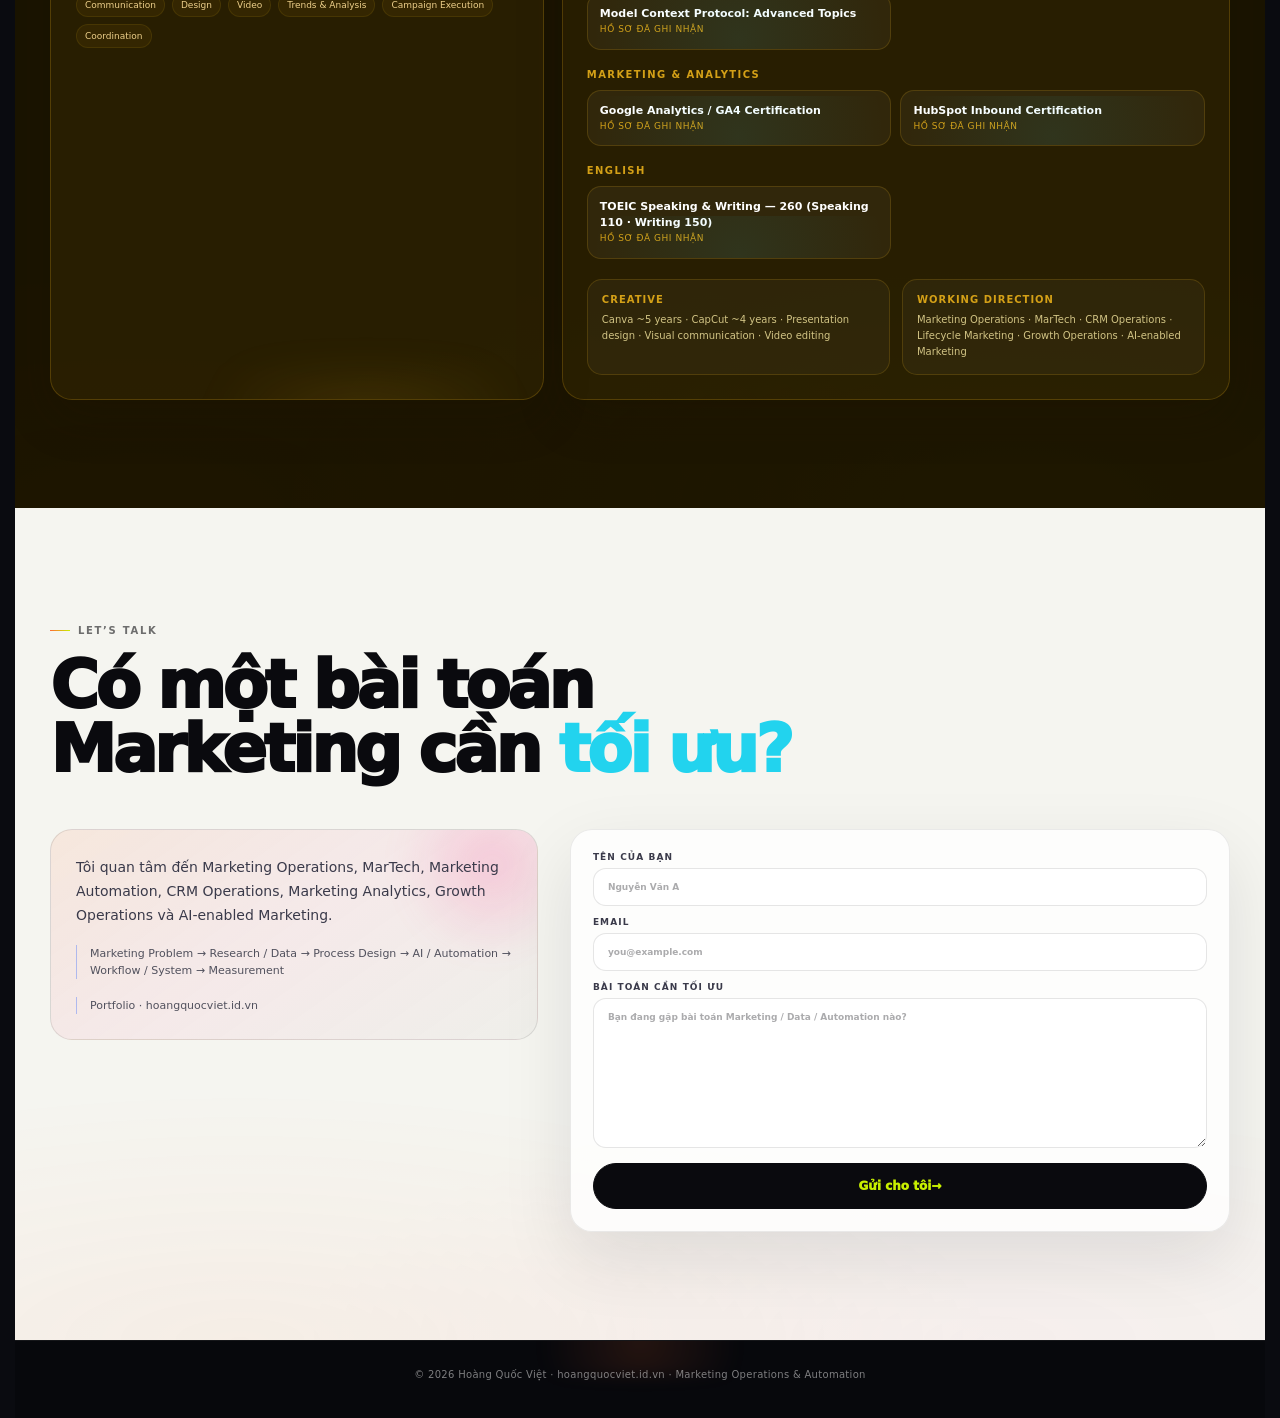
<file: legacy/index.single-file.html>
<!DOCTYPE html>
<html lang="vi">
<head>
<meta charset="UTF-8">
<meta name="viewport" content="width=device-width,initial-scale=1,viewport-fit=cover">
<meta name="theme-color" content="#0a0b10">
<meta name="color-scheme" content="dark">
<meta name="description" content="Hoàng Quốc Việt — Marketing Operations, MarTech, AI-enabled Marketing, Research, Data và Workflow Automation.">
<title>Hoàng Quốc Việt | Marketing Operations · MarTech · AI-enabled Marketing</title>
<style>
:root{
  --bg:#0a0b10;
  --bg-deep:#07080c;
  --panel:#0d1117;
  --panel-2:#11161e;
  --white:#ffffff;
  --muted:rgba(255,255,255,.72);
  --dim:rgba(255,255,255,.48);
  --line:rgba(255,255,255,.10);
  --line-soft:rgba(255,255,255,.065);
  --lime:#c8f000;
  --cyan:#22d3ee;
  --warm:#ff6b35;
  --pink:#ff2d87;
  --violet:#a78bfa;
  --blue:#5b7cfa;
  --gold:#d4a017;
  --crimson:#9b203f;
  --max:1180px;
  --radius:24px;
  --shadow:0 28px 90px rgba(0,0,0,.42);
}
*{box-sizing:border-box;margin:0;padding:0}
html{scroll-behavior:smooth;background:var(--bg);scrollbar-gutter:stable both-edges}
body{min-width:320px;width:100%;background:var(--bg);color:var(--white);font-family:Inter,ui-sans-serif,system-ui,-apple-system,BlinkMacSystemFont,"Segoe UI",sans-serif;overflow-x:hidden;text-rendering:optimizeLegibility;-webkit-font-smoothing:antialiased}
main#top{width:100%;margin:0;padding:0;overflow-x:clip}
body::selection{background:rgba(200,240,0,.28);color:#fff}
a{color:inherit;text-decoration:none}
button,input,textarea{font:inherit}
button{color:inherit}
img{display:block;max-width:100%}

/* ============================================================
   GLOBAL ATMOSPHERE — lightweight CSS, no canvas / SVG runtime
   ============================================================ */
.page-atmosphere{position:fixed;inset:0;z-index:-1;overflow:hidden;pointer-events:none}
.ambient{position:absolute;border-radius:50%;filter:blur(34px);opacity:.22;will-change:transform}
.ambient.a{width:34vw;height:34vw;min-width:260px;min-height:260px;left:-10vw;top:8vh;background:radial-gradient(circle,var(--warm),transparent 68%);animation:floatA 14s ease-in-out infinite alternate}
.ambient.b{width:28vw;height:28vw;min-width:220px;min-height:220px;right:-8vw;top:22vh;background:radial-gradient(circle,var(--cyan),transparent 68%);animation:floatB 18s ease-in-out infinite alternate}
.ambient.c{width:30vw;height:30vw;min-width:230px;min-height:230px;left:32%;top:54vh;background:radial-gradient(circle,var(--violet),transparent 70%);opacity:.13;animation:floatC 20s ease-in-out infinite alternate}
.atmosphere-grid{position:absolute;inset:0;background-image:linear-gradient(rgba(255,255,255,.017) 1px,transparent 1px),linear-gradient(90deg,rgba(255,255,255,.017) 1px,transparent 1px);background-size:42px 42px;mask-image:linear-gradient(to bottom,rgba(0,0,0,.62),transparent 82%)}
.atmosphere-vignette{position:absolute;inset:0;background:radial-gradient(circle at center,transparent 36%,rgba(4,5,8,.34) 100%)}
@keyframes floatA{to{transform:translate(5vw,4vh) scale(1.08)}}
@keyframes floatB{to{transform:translate(-4vw,7vh) scale(1.05)}}
@keyframes floatC{to{transform:translate(3vw,-4vh) scale(1.08)}}

/* ============================================================
   NAV — frosted ribbon with original energetic accent language
   ============================================================ */
.nav{position:fixed;inset:0 0 auto;z-index:1000;display:flex;align-items:center;gap:22px;padding:13px max(18px,calc((100vw - var(--max))/2 + 16px));background:rgba(8,9,13,.67);backdrop-filter:blur(14px);-webkit-backdrop-filter:blur(14px);border-bottom:1px solid rgba(255,255,255,.07)}
.logo{display:inline-flex;align-items:baseline;gap:2px;font-size:20px;font-weight:950;letter-spacing:-.07em;margin-right:auto}
.logo .dot{color:var(--lime)}
.navlinks{display:flex;align-items:center;gap:22px}
.navlinks a{font-size:12px;font-weight:800;color:var(--dim);transition:color .18s ease,transform .18s ease}
.navlinks a:hover,.navlinks a:focus-visible{color:#fff;transform:translateY(-1px)}
.nav-tools{display:flex;align-items:center;gap:8px}
.lang-switch{display:inline-flex;align-items:center;padding:4px;border:1px solid rgba(255,255,255,.10);border-radius:999px;background:rgba(255,255,255,.025)}
.lang-switch button{border:0;background:transparent;color:var(--dim);padding:6px 8px;border-radius:999px;font-size:9px;font-weight:900;letter-spacing:.08em;cursor:pointer}
.lang-switch button.active{background:rgba(255,255,255,.09);color:#fff}
.nav-cta{display:inline-flex;align-items:center;gap:7px;padding:9px 15px;border:1px solid rgba(255,107,53,.38);border-radius:999px;background:linear-gradient(135deg,rgba(255,107,53,.16),rgba(255,45,135,.12));color:#fff;font-size:12px;font-weight:900;box-shadow:inset 0 0 0 1px rgba(255,255,255,.02);transition:transform .18s ease,border-color .18s ease,box-shadow .18s ease}
.nav-cta:hover,.nav-cta:focus-visible{transform:translateY(-1px);border-color:rgba(255,107,53,.76);box-shadow:0 8px 28px rgba(255,45,135,.12)}
@media(max-width:860px){.navlinks{display:none}}
@media(max-width:600px){.nav{padding:11px 14px}.nav-tools{gap:5px}.nav-cta{padding:8px 11px}.lang-switch button{padding:6px 7px}}

/* ============================================================
   SHARED
   ============================================================ */
.section{position:relative;padding:108px 20px;background:rgba(10,11,16,.84);overflow:hidden}
.section.alt{background:rgba(13,17,23,.76)}
.wrap{position:relative;width:min(var(--max),100%);margin:0 auto;z-index:1}
.eyebrow{display:inline-flex;align-items:center;gap:8px;margin-bottom:18px;color:var(--dim);font-size:10px;font-weight:900;letter-spacing:.17em;text-transform:uppercase}
.eyebrow::before{content:"";width:20px;height:1px;background:linear-gradient(90deg,var(--warm),var(--lime))}
h2{font-size:clamp(34px,5.6vw,66px);line-height:.98;letter-spacing:-.05em;font-weight:950;max-width:900px}
.lead{max-width:760px;margin-top:18px;color:var(--muted);font-size:16px;line-height:1.72}
.accent{color:var(--lime)}
.cyan{color:var(--cyan)}
.violet{color:var(--violet)}
.warm{color:var(--warm)}
.muted{color:var(--muted)}
.section-wash{position:absolute;inset:auto 0 0;height:42%;pointer-events:none;opacity:.34}
.section-wash.warm{background:radial-gradient(ellipse at 18% 100%,rgba(255,107,53,.16),transparent 52%),radial-gradient(ellipse at 78% 100%,rgba(255,45,135,.10),transparent 50%)}
.section-wash.blue{background:radial-gradient(ellipse at 10% 100%,rgba(91,124,250,.15),transparent 52%),radial-gradient(ellipse at 82% 100%,rgba(34,211,238,.10),transparent 52%)}
.section-wash.gold{background:radial-gradient(ellipse at 80% 100%,rgba(212,160,23,.13),transparent 52%),radial-gradient(ellipse at 10% 100%,rgba(255,107,53,.08),transparent 52%)}
.section-wash.violet{background:radial-gradient(ellipse at 50% 100%,rgba(167,139,250,.14),transparent 58%)}
.reveal{opacity:0;transform:translateY(22px);transition:opacity .7s ease,transform .7s cubic-bezier(.2,.8,.2,1)}
.reveal.visible{opacity:1;transform:none}

/* ============================================================
   HERO — keep color, atmosphere, motion, surprise
   ============================================================ */
.hero{position:relative;width:100%;min-height:100svh;display:grid;place-items:center;justify-items:center;padding:136px 20px 44px;overflow:hidden;background:
  radial-gradient(circle at 50% 36%,rgba(255,107,53,.16),transparent 20%),
  radial-gradient(circle at 34% 54%,rgba(167,139,250,.10),transparent 22%),
  radial-gradient(circle at 70% 58%,rgba(34,211,238,.08),transparent 22%),
  linear-gradient(180deg,#0b0c12 0%,#0a0b10 66%,#08090d 100%)}
.hero::before{content:"";position:absolute;inset:82px 0 0;background:linear-gradient(rgba(255,255,255,.02) 1px,transparent 1px),linear-gradient(90deg,rgba(255,255,255,.02) 1px,transparent 1px);background-size:46px 46px;mask-image:linear-gradient(to bottom,rgba(0,0,0,.62),transparent 78%);pointer-events:none}
.hero::after{content:"";position:absolute;inset:auto 0 0;height:34%;background:linear-gradient(to bottom,transparent,rgba(0,0,0,.20));pointer-events:none}
.hero-inner{position:relative;width:min(960px,100%);max-width:960px;min-width:0;margin-inline:auto;justify-self:center;text-align:center;display:flex;flex-direction:column;align-items:center;z-index:1}
.hero-constellation{position:absolute;inset:-6% -4% auto;height:74%;pointer-events:none;opacity:.85}
.constellation-dot{position:absolute;width:5px;height:5px;border-radius:50%;background:#fff;box-shadow:0 0 0 4px rgba(255,255,255,.03),0 0 14px rgba(255,255,255,.18);animation:twinkle 3.8s ease-in-out infinite alternate}
.constellation-dot:nth-child(1){left:8%;top:28%;animation-delay:.2s}.constellation-dot:nth-child(2){left:18%;top:52%;animation-delay:1.1s}.constellation-dot:nth-child(3){left:82%;top:24%;animation-delay:.8s}.constellation-dot:nth-child(4){left:89%;top:58%;animation-delay:1.6s}.constellation-dot:nth-child(5){left:72%;top:42%;animation-delay:2s}
.constellation-line{position:absolute;height:1px;background:linear-gradient(90deg,transparent,rgba(255,255,255,.18),transparent);transform-origin:left center}
.line-a{width:190px;left:10%;top:32%;transform:rotate(11deg)}.line-b{width:160px;left:72%;top:28%;transform:rotate(27deg)}.line-c{width:200px;left:18%;top:53%;transform:rotate(-8deg)}
@keyframes twinkle{to{opacity:.34;transform:scale(.72)}}
.avatar-shell{position:relative;width:clamp(184px,28vw,238px);aspect-ratio:1;margin:0 0 28px}
.avatar-shell::before{content:"";position:absolute;inset:-26px;border-radius:38%;background:radial-gradient(circle at 40% 35%,rgba(255,107,53,.18),transparent 42%),radial-gradient(circle at 70% 72%,rgba(34,211,238,.16),transparent 50%);filter:blur(16px);z-index:-1;animation:avatarGlow 5.5s ease-in-out infinite alternate}
.avatar-shell::after{content:"";position:absolute;inset:-10px;border-radius:40%;border:1px dashed rgba(200,240,0,.16);transform:rotate(7deg);animation:slowSpin 18s linear infinite}
.avatar-frame{position:relative;width:100%;height:100%;display:grid;place-items:center;border:1px solid rgba(255,255,255,.15);border-radius:34%;background:
  linear-gradient(145deg,rgba(255,255,255,.09),rgba(255,255,255,.018)),
  radial-gradient(circle at 20% 18%,rgba(255,107,53,.18),transparent 32%),
  radial-gradient(circle at 84% 76%,rgba(167,139,250,.12),transparent 34%);box-shadow:inset 0 1px 0 rgba(255,255,255,.10),0 30px 86px rgba(0,0,0,.40);overflow:hidden}
.avatar-frame::before{content:"";position:absolute;inset:-20%;background:conic-gradient(from 0deg,transparent,rgba(200,240,0,.30),transparent 38%,rgba(34,211,238,.20),transparent 70%);animation:slowSpin 15s linear infinite;opacity:.7}
.avatar-frame::after{content:"";position:absolute;inset:0;background:linear-gradient(135deg,rgba(255,255,255,.08),transparent 38%,rgba(255,255,255,.025) 62%,rgba(255,107,53,.08));pointer-events:none}
.avatar-initials{position:relative;z-index:2;font-size:clamp(54px,10vw,90px);font-weight:950;letter-spacing:-.10em;color:#fff;text-shadow:0 0 32px rgba(255,107,53,.22)}
.avatar-meta{position:absolute;z-index:3;left:15px;right:15px;bottom:13px;display:flex;justify-content:space-between;align-items:center;color:rgba(255,255,255,.56);font:9px/1 ui-monospace,SFMono-Regular,Menlo,monospace;letter-spacing:.12em;text-transform:uppercase}
.status{display:inline-flex;align-items:center;gap:8px;padding:8px 13px;border:1px solid rgba(200,240,0,.26);border-radius:999px;background:linear-gradient(135deg,rgba(200,240,0,.07),rgba(34,211,238,.035));color:var(--lime);font-size:11px;font-weight:850;letter-spacing:.02em}
.status i{width:7px;height:7px;border-radius:50%;background:var(--lime);box-shadow:0 0 0 0 rgba(200,240,0,.55);animation:pulse 1.9s infinite}
@keyframes pulse{0%{box-shadow:0 0 0 0 rgba(200,240,0,.50)}70%{box-shadow:0 0 0 10px rgba(200,240,0,0)}100%{box-shadow:0 0 0 0 rgba(200,240,0,0)}}
.hero h1{margin-top:22px;font-size:clamp(54px,10vw,104px);line-height:.90;letter-spacing:-.075em;font-weight:950;background:linear-gradient(135deg,#fff 18%,#fff 46%,#ffd4c1 71%,#ff7cb5 96%);-webkit-background-clip:text;background-clip:text;color:transparent;filter:drop-shadow(0 16px 42px rgba(255,45,135,.08))}
.hero-role{margin-top:22px;font-size:clamp(15px,2vw,20px);font-weight:850;letter-spacing:-.01em}
.hero-role .warm{color:var(--warm)}
.hero-role .cyan{color:var(--cyan)}
.hero-sub{max-width:790px;margin-top:16px;color:var(--muted);font-size:16px;line-height:1.74}
.hero-sub strong{color:#fff;font-weight:850}
.hero-actions{display:flex;gap:10px;flex-wrap:wrap;justify-content:center;margin-top:26px}
.primary-btn,.ghost-btn{display:inline-flex;align-items:center;justify-content:center;gap:8px;min-height:44px;padding:0 17px;border-radius:999px;font-size:12px;font-weight:850;transition:transform .18s ease,border-color .18s ease,background .18s ease,box-shadow .18s ease}
.primary-btn{background:linear-gradient(135deg,var(--lime),#ecff63);color:#0a0b10;border:1px solid var(--lime)}
.primary-btn:hover,.primary-btn:focus-visible{transform:translateY(-1px);box-shadow:0 12px 30px rgba(200,240,0,.14)}
.ghost-btn{border:1px solid rgba(255,255,255,.14);background:rgba(255,255,255,.035);color:#fff}
.ghost-btn:hover,.ghost-btn:focus-visible{border-color:rgba(34,211,238,.48);background:linear-gradient(135deg,rgba(34,211,238,.07),rgba(167,139,250,.05))}
.ticker-wrap{width:100%;min-width:0;max-width:100%;margin-top:72px;overflow:hidden;border-top:1px solid rgba(255,255,255,.07);border-bottom:1px solid rgba(255,255,255,.07);background:linear-gradient(90deg,rgba(255,107,53,.035),rgba(34,211,238,.025),rgba(200,240,0,.035))}
.ticker{display:flex;width:max-content;animation:marquee 30s linear infinite;padding:13px 0;color:rgba(255,255,255,.55);font:11px/1 ui-monospace,SFMono-Regular,Menlo,monospace;letter-spacing:.10em;white-space:nowrap}
.ticker span{padding:0 18px}.ticker b{color:var(--lime);font-weight:900}.ticker .hot{color:#ff9e7d}.ticker .cold{color:#70e6f5}.ticker .tech{color:#b8a9ff}
@keyframes marquee{to{transform:translateX(-50%)}}
.avatar-image{position:absolute;inset:0;width:100%;height:100%;object-fit:cover;z-index:1;display:block;filter:saturate(1.03) contrast(1.02)}
.avatar-image[hidden]{display:none}
#avatarInitials[hidden]{display:none}
.mock-cover{position:relative;width:100%;height:100%;min-height:220px;overflow:hidden;border-radius:11px;background:rgba(0,0,0,.12)}
.mock-cover img{width:100%;height:100%;display:block;object-fit:cover;filter:saturate(1.04) contrast(1.03)}
.mock-cover::after{content:"";position:absolute;inset:0;background:linear-gradient(180deg,transparent 48%,rgba(0,0,0,.62));pointer-events:none}
.mock-cover-label{position:absolute;left:12px;right:12px;bottom:11px;z-index:2;display:flex;justify-content:space-between;gap:10px;align-items:flex-end;color:#fff;font:9px/1.2 ui-monospace,SFMono-Regular,Menlo,monospace;letter-spacing:.09em;text-transform:uppercase}
.mock-cover-label b{color:var(--lime);font-weight:900}
.asset-preview{display:flex;align-items:center;gap:10px;margin-top:10px;padding:9px 10px;border:1px solid rgba(255,255,255,.07);border-radius:10px;background:rgba(255,255,255,.02);font-size:9px;color:var(--dim)}
.asset-preview img{width:48px;height:36px;object-fit:cover;border-radius:7px;border:1px solid rgba(255,255,255,.10)}
@keyframes avatarGlow{to{transform:scale(1.08) rotate(-2deg)}}
@keyframes slowSpin{to{transform:rotate(360deg)}}

/* ============================================================
   APPROACH — restores original "equation" personality
   ============================================================ */
.approach-shell{margin-top:46px;display:grid;grid-template-columns:1.08fr .92fr;gap:24px;align-items:stretch}
.approach-panel{position:relative;padding:28px;border:1px solid rgba(255,255,255,.09);border-radius:22px;background:linear-gradient(145deg,rgba(255,255,255,.038),rgba(255,255,255,.012));overflow:hidden}
.approach-panel::before{content:"";position:absolute;inset:-50% -25% auto;height:120%;background:conic-gradient(from 25deg,transparent 0 26%,rgba(255,107,53,.09) 33%,transparent 42%,rgba(167,139,250,.08) 64%,transparent 74%);animation:slowSpin 26s linear infinite}
.approach-panel>*{position:relative;z-index:1}
.formula{display:grid;gap:4px;text-align:center}
.formula-row{display:grid;grid-template-columns:auto 1fr auto;align-items:center;gap:14px;font-size:clamp(29px,5vw,64px);font-weight:950;letter-spacing:-.055em;line-height:.98}
.formula-row .label{text-align:left}.formula-row .micro{font-size:10px;font-weight:700;line-height:1.35;letter-spacing:0;color:var(--dim);text-align:left}
.formula-row.mkt .label{color:var(--warm)}.formula-row.data .label{color:var(--cyan)}.formula-row.ai .label{color:var(--violet)}.formula-row.auto .label{color:var(--lime)}
.formula-arrow{color:rgba(255,255,255,.25);font-size:.52em;text-align:center}
.result-band{margin-top:16px;padding:14px 16px;border-radius:14px;background:linear-gradient(135deg,rgba(255,107,53,.12),rgba(255,45,135,.10),rgba(167,139,250,.08));border:1px solid rgba(255,107,53,.16);font-size:15px;font-weight:900;letter-spacing:-.02em}
.process-panel{padding:28px;border:1px solid rgba(34,211,238,.12);border-radius:22px;background:linear-gradient(145deg,rgba(34,211,238,.05),rgba(255,255,255,.015))}
.process-kicker{font:10px ui-monospace,SFMono-Regular,Menlo,monospace;letter-spacing:.11em;color:var(--cyan);text-transform:uppercase}
.process-list{display:grid;gap:8px;margin-top:18px}
.process-item{display:flex;align-items:center;gap:10px;padding:11px 12px;border:1px solid rgba(255,255,255,.07);border-radius:12px;background:rgba(255,255,255,.022);font-size:11px;color:rgba(255,255,255,.72)}
.process-item b{width:20px;height:20px;border-radius:7px;display:grid;place-items:center;background:rgba(34,211,238,.12);color:var(--cyan);font-size:9px}
.process-item:nth-child(3) b{background:rgba(167,139,250,.13);color:var(--violet)}.process-item:nth-child(4) b{background:rgba(200,240,0,.12);color:var(--lime)}
@media(max-width:900px){.approach-shell{grid-template-columns:1fr}.formula-row{grid-template-columns:1fr auto}.formula-row .micro{grid-column:1/-1;padding-left:2px}}

/* ============================================================
   SELECTED WORK — colorful card language, controlled
   ============================================================ */
.project-list{display:grid;gap:16px;margin-top:46px}
.project-card{position:relative;display:grid;grid-template-columns:minmax(0,.95fr) minmax(360px,1.05fr);gap:0;border:1px solid var(--line);border-radius:var(--radius);background:rgba(255,255,255,.025);overflow:hidden;transition:transform .2s ease,border-color .2s ease,box-shadow .2s ease}
.project-card::before{content:"";position:absolute;inset:0;background:linear-gradient(105deg,var(--card-a),transparent 35%,transparent 65%,var(--card-b));opacity:.045;pointer-events:none}
.project-card:hover{transform:translateY(-4px);border-color:rgba(255,255,255,.18);box-shadow:0 26px 76px rgba(0,0,0,.30)}
.project-copy{position:relative;padding:30px 30px 32px;display:flex;flex-direction:column;min-height:346px;z-index:1}
.project-index{font:10px/1 ui-monospace,SFMono-Regular,Menlo,monospace;letter-spacing:.14em;color:var(--dim)}
.project-tags{display:flex;flex-wrap:wrap;gap:7px;margin-top:20px}.pill{display:inline-flex;align-items:center;padding:6px 9px;border-radius:999px;background:rgba(255,255,255,.045);border:1px solid rgba(255,255,255,.08);font-size:10px;font-weight:850;color:rgba(255,255,255,.70)}
.pill.warm{border-color:rgba(255,107,53,.24);color:#ff9e7d}.pill.cyan{border-color:rgba(34,211,238,.22);color:#70e6f5}.pill.violet{border-color:rgba(167,139,250,.24);color:#c6b8ff}.pill.lime{border-color:rgba(200,240,0,.20);color:var(--lime)}.pill.blue{border-color:rgba(91,124,250,.24);color:#9ab0ff}
.project-title{margin-top:16px;font-size:clamp(26px,3.1vw,40px);line-height:1.02;letter-spacing:-.045em;font-weight:950}.project-hook{margin-top:14px;color:var(--muted);line-height:1.68;font-size:14px;max-width:620px}
.stat-row{display:flex;flex-wrap:wrap;gap:18px;margin-top:24px}.stat{min-width:74px}.stat strong{display:block;color:#fff;font-size:23px;line-height:1;letter-spacing:-.04em}.stat:first-child strong{color:var(--lime)}.stat:nth-child(2) strong{color:var(--cyan)}.stat span{display:block;margin-top:5px;color:var(--dim);font-size:9px;line-height:1.3;text-transform:uppercase;letter-spacing:.08em}
.project-foot{display:flex;align-items:center;gap:10px;flex-wrap:wrap;margin-top:auto;padding-top:25px}.case-btn{display:inline-flex;align-items:center;gap:8px;padding:10px 13px;border-radius:999px;border:1px solid rgba(255,255,255,.14);background:rgba(255,255,255,.04);font-size:11px;font-weight:850;transition:background .18s ease,border-color .18s ease,color .18s ease,transform .18s ease}.case-btn:hover{border-color:rgba(255,107,53,.36);background:linear-gradient(135deg,rgba(255,107,53,.10),rgba(255,45,135,.08));color:#fff;transform:translateX(2px)}
.project-visual{position:relative;min-height:346px;background:#080b10;border-left:1px solid rgba(255,255,255,.07);padding:20px;isolation:isolate}.project-visual::before{content:"";position:absolute;inset:0;background:radial-gradient(circle at 50% 45%,var(--card-a),transparent 42%);opacity:.10;z-index:-1}.project-visual::after{content:"";position:absolute;inset:0;background:linear-gradient(rgba(255,255,255,.035) 1px,transparent 1px),linear-gradient(90deg,rgba(255,255,255,.035) 1px,transparent 1px);background-size:28px 28px;mask-image:linear-gradient(to bottom,#000,transparent 94%);z-index:-1}
.mock-window{position:relative;width:100%;height:100%;border:1px solid rgba(255,255,255,.10);border-radius:18px;background:linear-gradient(145deg,rgba(255,255,255,.045),rgba(255,255,255,.012));overflow:hidden;box-shadow:0 26px 56px rgba(0,0,0,.24),inset 0 1px 0 rgba(255,255,255,.06)}
.mock-top{height:38px;display:flex;align-items:center;justify-content:space-between;padding:0 13px;border-bottom:1px solid rgba(255,255,255,.07);background:rgba(255,255,255,.02)}.window-dots{display:flex;gap:5px}.window-dot{width:6px;height:6px;border-radius:50%;background:rgba(255,255,255,.18)}.window-label{font:9px ui-monospace,SFMono-Regular,Menlo,monospace;color:rgba(255,255,255,.42);letter-spacing:.08em}
.mock-body{height:calc(100% - 38px);padding:18px}
.workflow{display:grid;grid-template-columns:1fr auto 1fr auto 1fr auto 1fr auto 1fr auto 1fr;align-items:center;gap:6px;height:100%}.node{padding:12px 7px;border:1px solid rgba(255,255,255,.10);border-radius:10px;background:rgba(255,255,255,.035);font-size:9px;text-align:center;font-weight:900;color:rgba(255,255,255,.76);box-shadow:inset 0 1px 0 rgba(255,255,255,.04)}.node.hot{border-color:rgba(255,107,53,.22);background:rgba(255,107,53,.06);color:#ffb89e}.node.cold{border-color:rgba(34,211,238,.22);background:rgba(34,211,238,.06);color:#83eaf4}.arrow{color:rgba(255,255,255,.24);font-size:15px}
.data-panel{height:100%;display:grid;grid-template-rows:auto 1fr;gap:14px}.metric-box{display:grid;grid-template-columns:repeat(4,1fr);gap:8px}.metric{padding:13px 8px;border:1px solid rgba(255,255,255,.08);border-radius:12px;background:rgba(255,255,255,.025)}.metric strong{display:block;font-size:20px;letter-spacing:-.04em}.metric span{display:block;margin-top:4px;color:var(--dim);font-size:8px;text-transform:uppercase;letter-spacing:.08em}.bars{display:grid;align-content:center;gap:14px}.bar{display:grid;grid-template-columns:84px 1fr 42px;align-items:center;gap:9px;font:9px ui-monospace,SFMono-Regular,Menlo,monospace;color:var(--dim)}.bar i{height:7px;border-radius:99px;background:linear-gradient(90deg,var(--cyan),var(--violet));position:relative;overflow:hidden}.bar i::after{content:"";position:absolute;inset:0;background:linear-gradient(90deg,transparent,rgba(255,255,255,.24),transparent);animation:scan 2.8s linear infinite}.bar i{width:var(--w)}.bar b{font-size:10px;color:#fff;text-align:right}
.timeline{display:grid;gap:9px}.time-row{display:grid;grid-template-columns:96px 1fr;gap:10px;align-items:center}.time-label{font:9px ui-monospace,SFMono-Regular,Menlo,monospace;color:var(--gold);letter-spacing:.05em}.time-body{padding:10px 11px;border:1px solid rgba(212,160,23,.15);background:rgba(212,160,23,.045);border-radius:10px;color:rgba(255,255,255,.72);font-size:9px}
.arch{display:grid;grid-template-columns:repeat(2,minmax(0,1fr));gap:9px;height:100%;align-content:center}.arch div{padding:14px 11px;border:1px solid rgba(167,139,250,.18);border-radius:10px;background:rgba(167,139,250,.05);font-size:9px;font-weight:850;color:rgba(255,255,255,.72)}.arch div.primary{border-color:rgba(255,107,53,.22);background:rgba(255,107,53,.055);color:#ffb89e}.arch div.blue{border-color:rgba(34,211,238,.20);background:rgba(34,211,238,.05);color:#7be6f2}
.journey{display:grid;gap:8px;align-content:center}.journey-step{display:grid;grid-template-columns:34px 1fr;align-items:center;gap:9px}.journey-no{width:34px;height:34px;border-radius:10px;display:grid;place-items:center;font:9px ui-monospace,SFMono-Regular,Menlo,monospace;color:var(--lime);border:1px solid rgba(200,240,0,.18);background:rgba(200,240,0,.05)}.journey-text{padding:10px 11px;border:1px solid rgba(255,255,255,.08);border-radius:10px;background:rgba(255,255,255,.025);font-size:9px;color:rgba(255,255,255,.70)}
@keyframes scan{to{transform:translateX(180%)}}
@media(max-width:900px){.project-card{grid-template-columns:1fr}.project-visual{border-left:0;border-top:1px solid rgba(255,255,255,.07);min-height:300px}.workflow{grid-template-columns:repeat(6,1fr);align-content:center}.workflow .node:nth-child(1){grid-column:1/3}.workflow .node:nth-child(3){grid-column:3/5}.workflow .node:nth-child(5){grid-column:5/7}.workflow .node:nth-child(7){grid-column:2/4}.workflow .node:nth-child(9){grid-column:4/6}.workflow .node:nth-child(11){grid-column:3/5}.workflow .arrow{display:none}}
@media(max-width:540px){.project-copy{padding:24px 21px 26px}.project-visual{padding:14px;min-height:286px}.mock-body{padding:13px}.metric-box{grid-template-columns:repeat(2,1fr)}.bar{grid-template-columns:68px 1fr 34px}.time-row{grid-template-columns:75px 1fr}.arch{grid-template-columns:1fr}}

/* ============================================================
   SKILLS — acrylic shelf with colored role system
   ============================================================ */
.skill-grid{display:grid;grid-template-columns:repeat(2,minmax(0,1fr));gap:14px;margin-top:48px}
.skill-card{position:relative;min-height:285px;padding:24px;border:1px solid rgba(255,255,255,.12);border-radius:20px;background:linear-gradient(145deg,rgba(255,255,255,.045),rgba(255,255,255,.018));backdrop-filter:blur(16px);-webkit-backdrop-filter:blur(16px);box-shadow:0 16px 40px rgba(0,0,0,.20),inset 0 1px 0 rgba(255,255,255,.055);overflow:hidden;transition:transform .2s ease,border-color .2s ease,box-shadow .2s ease}
.skill-card::before{content:"";position:absolute;right:-50px;top:-52px;width:170px;height:170px;border-radius:50%;background:radial-gradient(circle,var(--skill-accent),transparent 70%);opacity:.12;filter:blur(10px)}
.skill-card:hover{transform:translateY(-5px);border-color:color-mix(in srgb,var(--skill-accent),white 8%);box-shadow:0 26px 60px rgba(0,0,0,.30),0 0 38px color-mix(in srgb,var(--skill-accent),transparent 88%)}
.skill-num{position:absolute;right:20px;top:17px;font:11px ui-monospace,SFMono-Regular,Menlo,monospace;color:color-mix(in srgb,var(--skill-accent),white 10%)}
.skill-orbit{width:13px;height:13px;border-radius:50%;background:var(--skill-accent);box-shadow:0 0 18px color-mix(in srgb,var(--skill-accent),transparent 40%);margin-bottom:18px}
.skill-title{font-size:20px;font-weight:930;letter-spacing:-.025em}.skill-copy{margin-top:9px;max-width:510px;color:var(--muted);font-size:12px;line-height:1.65}.skill-items{display:flex;flex-wrap:wrap;gap:7px;margin-top:18px}.skill-item{padding:6px 8px;border-radius:999px;border:1px solid rgba(255,255,255,.08);background:rgba(255,255,255,.025);font-size:9px;color:rgba(255,255,255,.72)}.skill-item strong{color:var(--skill-accent)}
@media(max-width:760px){.skill-grid{grid-template-columns:1fr}}

/* ============================================================
   EXPERIENCE — gold/warm atmospheric treatment + badges
   ============================================================ */
.experience-grid{display:grid;grid-template-columns:minmax(0,.85fr) minmax(0,1.15fr);gap:18px;margin-top:48px}
.exp-panel,.cert-panel{border:1px solid rgba(255,255,255,.09);border-radius:22px;background:linear-gradient(145deg,rgba(255,255,255,.035),rgba(255,255,255,.012));overflow:hidden}
.exp-panel{position:relative;padding:25px}.exp-panel::after{content:"";position:absolute;inset:auto -10% -26% 18%;height:180px;background:radial-gradient(circle,rgba(212,160,23,.15),transparent 67%);filter:blur(18px);pointer-events:none}.exp-code{font:10px ui-monospace,SFMono-Regular,Menlo,monospace;color:var(--gold);letter-spacing:.10em}.exp-title{margin-top:12px;font-size:25px;font-weight:930;letter-spacing:-.03em}.exp-role{margin-top:6px;color:#ffb76d;font-weight:850;font-size:12px}.exp-panel p{margin-top:16px;color:var(--muted);line-height:1.72;font-size:13px}.exp-tags{display:flex;flex-wrap:wrap;gap:7px;margin-top:17px}.exp-tag{padding:6px 8px;border-radius:999px;background:rgba(212,160,23,.07);border:1px solid rgba(212,160,23,.12);font-size:9px;color:#edcf8a}
.cert-panel{padding:24px;display:grid;gap:19px}.cert-group h3{font-size:10px;letter-spacing:.14em;text-transform:uppercase;color:var(--dim)}.cert-grid{display:grid;grid-template-columns:repeat(2,minmax(0,1fr));gap:9px;margin-top:10px}.cert-badge{position:relative;padding:12px;border:1px solid rgba(255,255,255,.09);border-radius:14px;background:rgba(255,255,255,.025);font-size:11px;line-height:1.4;overflow:hidden}.cert-badge::after{content:"";position:absolute;inset:auto -20% -55%;height:80px;background:radial-gradient(circle,rgba(34,211,238,.08),transparent 68%)}.cert-badge strong{display:block;color:#fff}.cert-badge span{color:var(--lime);font-size:9px;text-transform:uppercase;letter-spacing:.06em}.extra-row{display:grid;grid-template-columns:1fr 1fr;gap:12px;margin-top:1px}.mini-panel{padding:14px;border:1px solid rgba(255,255,255,.08);border-radius:15px;background:rgba(255,255,255,.02)}.mini-panel h4{font-size:10px;color:var(--cyan);text-transform:uppercase;letter-spacing:.1em}.mini-panel p{margin-top:7px;font-size:10px;line-height:1.6;color:var(--dim)}
@media(max-width:880px){.experience-grid{grid-template-columns:1fr}}
@media(max-width:540px){.cert-grid{grid-template-columns:1fr}.extra-row{grid-template-columns:1fr}}

/* ============================================================
   CONTACT — brighter energy without switching to white page
   ============================================================ */
.contact-grid{display:grid;grid-template-columns:minmax(0,.85fr) minmax(0,1.15fr);gap:32px;margin-top:46px;align-items:start}
.contact-side{position:relative;padding:25px;border:1px solid rgba(255,255,255,.08);border-radius:22px;background:linear-gradient(145deg,rgba(255,107,53,.07),rgba(34,211,238,.035),rgba(255,255,255,.015));overflow:hidden}.contact-side::before{content:"";position:absolute;right:-50px;top:-60px;width:190px;height:190px;border-radius:50%;background:radial-gradient(circle,rgba(255,45,135,.18),transparent 70%);filter:blur(14px)}.contact-side>*{position:relative;z-index:1}.contact-side p{color:var(--muted);line-height:1.72;font-size:14px;max-width:460px}.contact-point{margin-top:18px;padding-left:13px;border-left:1px solid rgba(200,240,0,.40);color:var(--dim);font-size:11px;line-height:1.55}
.form-wrap{padding:22px;border:1px solid rgba(255,255,255,.10);border-radius:22px;background:rgba(255,255,255,.025);box-shadow:var(--shadow)}.form{display:grid;gap:11px}.field-label{font-size:9px;font-weight:850;letter-spacing:.12em;text-transform:uppercase;color:var(--dim)}.ff{width:100%;margin-top:6px;padding:13px 14px;border:1px solid rgba(255,255,255,.09);border-radius:13px;background:#0a0d12;color:#fff;outline:none}.ff::placeholder{color:rgba(255,255,255,.28)}.ff:focus{border-color:rgba(34,211,238,.50);box-shadow:0 0 0 3px rgba(34,211,238,.06),0 6px 28px rgba(34,211,238,.05)}textarea.ff{min-height:150px;resize:vertical}.submit{display:inline-flex;align-items:center;justify-content:center;min-height:46px;margin-top:2px;padding:0 17px;border:1px solid var(--lime);border-radius:999px;background:linear-gradient(135deg,var(--lime),#efff78);color:#0a0b10;font-size:12px;font-weight:950;cursor:pointer;transition:transform .18s ease,box-shadow .18s ease}.submit:hover{transform:translateY(-1px);box-shadow:0 10px 30px rgba(200,240,0,.14)}.submit:disabled{opacity:.55;cursor:wait;transform:none;box-shadow:none}.form-state{display:none;padding:10px 12px;border-radius:11px;font-size:11px;line-height:1.45}.form-state.ok{display:block;border:1px solid rgba(200,240,0,.22);background:rgba(200,240,0,.06);color:var(--lime)}.form-state.err{display:block;border:1px solid rgba(248,113,113,.24);background:rgba(127,29,29,.18);color:#fca5a5}
@media(max-width:820px){.contact-grid{grid-template-columns:1fr}}

/* ============================================================
   FOOTER
   ============================================================ */
footer{position:relative;padding:28px 18px 38px;background:#07080c;border-top:1px solid rgba(255,255,255,.06);color:var(--dim);text-align:center;font-size:10px;letter-spacing:.03em;overflow:hidden}footer::before{content:"";position:absolute;left:50%;top:-34px;width:280px;height:70px;transform:translateX(-50%);background:radial-gradient(circle,rgba(255,107,53,.12),transparent 70%);filter:blur(8px)}footer span{position:relative}

/* ============================================================
   HASH ROUTER / DIALOG — native modal, no manual scroll lock
   ============================================================ */
dialog{width:min(880px,94vw);max-width:none;max-height:min(92dvh,900px);padding:0;border:1px solid rgba(255,255,255,.12);border-radius:24px;background:#0c1016;color:#fff;box-shadow:0 36px 110px rgba(0,0,0,.62);overflow:hidden}
dialog::backdrop{background:rgba(3,5,8,.78);backdrop-filter:blur(6px);-webkit-backdrop-filter:blur(6px)}
.modal-scroll{height:100%;overflow:auto;overscroll-behavior:contain;-webkit-overflow-scrolling:touch;touch-action:pan-y;padding:30px 28px 42px}
.modal-close{position:sticky;top:0;z-index:5;margin-left:auto;display:grid;place-items:center;width:36px;height:36px;border-radius:50%;border:1px solid rgba(255,255,255,.10);background:rgba(12,16,22,.94);color:#fff;cursor:pointer}
.modal-kicker{margin-top:18px;color:var(--lime);font:10px ui-monospace,SFMono-Regular,Menlo,monospace;letter-spacing:.11em;text-transform:uppercase}.modal-title{margin-top:8px;font-size:clamp(30px,5vw,52px);line-height:1;letter-spacing:-.05em;font-weight:950}.modal-lead{margin-top:14px;color:var(--muted);font-size:14px;line-height:1.7;max-width:720px}.modal-stats{display:flex;flex-wrap:wrap;gap:14px;margin-top:20px}.modal-block{margin-top:27px;padding-top:23px;border-top:1px solid rgba(255,255,255,.07)}.modal-block h4{font-size:10px;letter-spacing:.13em;text-transform:uppercase;color:var(--cyan)}.modal-block p{margin-top:9px;color:rgba(255,255,255,.78);font-size:13px;line-height:1.75}.modal-proof{margin-top:30px;padding-top:22px;border-top:1px solid rgba(255,255,255,.07)}.proof-actions{display:flex;flex-wrap:wrap;gap:8px;margin-top:12px}.proof-btn{display:inline-flex;align-items:center;gap:7px;padding:9px 12px;border-radius:999px;border:1px solid rgba(255,255,255,.12);background:rgba(255,255,255,.035);font-size:10px;font-weight:850;transition:border-color .18s ease,background .18s ease,color .18s ease}.proof-btn:hover{border-color:rgba(255,107,53,.32);background:rgba(255,107,53,.06);color:#ffb297}
.viewer{width:min(1100px,96vw);height:min(92dvh,900px);background:#05070a}.viewer .modal-scroll{padding:0;overflow:hidden}.viewer-head{display:flex;align-items:center;justify-content:space-between;gap:10px;padding:11px 14px;border-bottom:1px solid rgba(255,255,255,.08);background:#080b10}.viewer-head strong{font-size:11px}.viewer-actions{display:flex;gap:7px;align-items:center;flex-wrap:wrap}.viewer-btn{padding:8px 10px;border-radius:999px;border:1px solid rgba(255,255,255,.10);font-size:9px;font-weight:850;background:rgba(255,255,255,.02)}.viewer-body{height:calc(100% - 54px);overflow:auto;overscroll-behavior:contain;-webkit-overflow-scrolling:touch;touch-action:pan-y;display:grid;place-items:center;background:#05070a}.viewer-body iframe{width:100%;height:100%;border:0;background:#fff}.gallery{display:flex;width:100%;height:100%;overflow:auto;scroll-snap-type:x mandatory;overscroll-behavior:contain;touch-action:pan-x}.gallery img{min-width:100%;height:100%;object-fit:contain;scroll-snap-align:center}
@media(max-width:600px){dialog,.viewer{width:100vw;max-width:none;height:100dvh;max-height:none;border-radius:0;border-left:0;border-right:0}.modal-scroll{padding:20px 18px 30px}.viewer-head{padding-top:max(11px,env(safe-area-inset-top));padding-left:12px;padding-right:12px}.viewer-body{height:calc(100% - 63px)}}

@media(prefers-reduced-motion:reduce){html{scroll-behavior:auto}.ticker,.status i,.ambient,.avatar-shell::after,.avatar-shell::before,.avatar-frame::before,.constellation-dot,.approach-panel::before,.bar i::after{animation:none!important}.reveal{transition:none}.project-card,.skill-card,.primary-btn,.ghost-btn,.case-btn,.submit,.navlinks a,.nav-cta{transition:none!important}}


/* ============================================================
   INDEX 1 VISUAL SYSTEM — preserve the original colorful rhythm
   ============================================================ */
#approach.section{background:#0d0118;color:#fff}
#projects.section{background:#1a56ff;color:#fff}
#skills.section{background:#8b0000;color:#fff}
#experience.section{background:#1a1400;color:#f5e6a0;padding-bottom:108px}
#contact.section{background:#f5f5f0;color:#0a0a0e}
#projects .section-wash,#skills .section-wash,#experience .section-wash{opacity:.20}
#projects .eyebrow,#projects .lead,#projects .project-hook,#projects .muted{color:rgba(255,255,255,.84)}
#skills .eyebrow,#skills .lead,#skills .skill-copy{color:rgba(255,255,255,.82)}
#experience .eyebrow{color:var(--gold)}
#experience h2{color:#fff}
#contact .eyebrow{color:rgba(10,10,14,.58)}
#contact .lead,#contact .contact-side p{color:#3a3a4a}
#contact .contact-side{border-color:rgba(0,0,0,.10);background:linear-gradient(145deg,rgba(255,107,53,.10),rgba(255,45,135,.055),rgba(0,0,0,.025));box-shadow:none}
#contact .form-wrap{background:rgba(255,255,255,.78);border-color:rgba(0,0,0,.08);box-shadow:0 26px 70px rgba(20,20,28,.10)}
#contact .field-label{color:#3a3a4a}
#contact .ff{background:#fff;color:#0a0a0e;border-color:rgba(0,0,0,.10)}
#contact .ff::placeholder{color:rgba(10,10,14,.34)}
#contact .ff:focus{border-color:rgba(26,86,255,.44);box-shadow:0 0 0 3px rgba(26,86,255,.07),0 8px 24px rgba(26,86,255,.05)}
#contact .submit{background:#0a0a0e;color:var(--lime);border-color:#0a0a0e}
#contact .submit:hover{background:linear-gradient(135deg,var(--warm),var(--pink));color:#fff;border-color:transparent}
#contact .form-state.ok{background:rgba(22,101,52,.07);color:#166534;border-color:rgba(22,101,52,.15)}
#contact .form-state.err{background:rgba(153,27,27,.06);color:#991b1b;border-color:rgba(153,27,27,.14)}
#contact .contact-point{border-left-color:rgba(26,86,255,.32);color:#51515d}
#projects .project-card{border-color:rgba(255,255,255,.18);background:rgba(255,255,255,.085);box-shadow:0 18px 55px rgba(6,19,72,.18)}
#projects .project-card::before{opacity:.11}
#projects .project-visual{background:linear-gradient(145deg,rgba(255,255,255,.09),rgba(255,255,255,.025))}
#projects .project-card:hover{border-color:rgba(255,255,255,.38);box-shadow:0 24px 70px rgba(5,20,82,.30)}
#projects .pill{background:rgba(255,255,255,.11);border-color:rgba(255,255,255,.20);color:#fff}
#projects .project-index,#projects .stat span,#projects .window-label,#projects .arrow{color:rgba(255,255,255,.74)}
#projects .stat strong{color:var(--lime)}
#projects .case-btn{background:linear-gradient(135deg,var(--warm),var(--pink));border-color:transparent;color:#fff}
#projects .mock-window{border-color:rgba(255,255,255,.17);background:linear-gradient(145deg,rgba(255,255,255,.10),rgba(255,255,255,.035))}
#projects .window-dot{background:rgba(255,255,255,.35)}
#skills .skill-card{background:rgba(255,255,255,.075);border-color:rgba(255,255,255,.18);box-shadow:0 18px 46px rgba(58,0,18,.25),inset 0 1px 0 rgba(255,255,255,.07)}
#skills .skill-card:hover{border-color:rgba(255,255,255,.40);box-shadow:0 26px 60px rgba(43,0,14,.32)}
#skills .skill-item{background:rgba(255,255,255,.10);border-color:rgba(255,255,255,.16);color:#fff}
#experience .exp-panel,#experience .cert-panel{border-color:rgba(212,160,23,.25);background:rgba(212,160,23,.075);box-shadow:0 18px 48px rgba(31,21,0,.20)}
#experience .exp-title{color:#fff}
#experience .exp-panel p,#experience .mini-panel p{color:rgba(245,230,160,.82)}
#experience .cert-group h3{color:var(--gold)}
#experience .cert-badge{border-color:rgba(212,160,23,.20);background:rgba(255,255,255,.045)}
#experience .cert-badge strong{color:#fff}
#experience .cert-badge span{color:var(--gold)}
#experience .mini-panel{border-color:rgba(212,160,23,.20);background:rgba(255,255,255,.035)}
#experience .mini-panel h4{color:var(--gold)}
.hero{background:radial-gradient(ellipse 80% 60% at 50% 30%,rgba(255,107,53,.25),rgba(255,45,135,.14) 40%,transparent 72%),radial-gradient(circle at 20% 65%,rgba(167,139,250,.08),transparent 26%),linear-gradient(#1a0828,#0d0118)}
.hero h1{background:linear-gradient(135deg,var(--warm),var(--pink) 62%,#ffd9ee);-webkit-background-clip:text;background-clip:text;color:transparent;filter:drop-shadow(0 0 30px rgba(255,107,53,.25))}
.avatar-frame{background:linear-gradient(145deg,rgba(255,255,255,.10),rgba(255,255,255,.025)),radial-gradient(circle at 20% 18%,rgba(255,107,53,.26),transparent 34%),radial-gradient(circle at 84% 76%,rgba(167,139,250,.18),transparent 38%)}
.avatar-shell::before{opacity:.9}
.ticker-wrap{border-color:rgba(255,255,255,.10);background:linear-gradient(90deg,rgba(255,107,53,.06),rgba(34,211,238,.04),rgba(200,240,0,.06))}
.ticker{color:rgba(255,255,255,.68)}
#approach .approach-panel{background:linear-gradient(145deg,rgba(255,255,255,.055),rgba(255,255,255,.014));border-color:rgba(255,255,255,.12)}
#approach .process-panel{background:linear-gradient(145deg,rgba(34,211,238,.07),rgba(255,255,255,.02));border-color:rgba(34,211,238,.17)}
#projects{position:relative}
#projects::after{content:"";position:absolute;left:-5%;right:-5%;bottom:-38px;height:74px;background:#8b0000;border-radius:50% 50% 0 0/100% 100% 0 0;pointer-events:none}
@media(max-width:900px){#projects::after{bottom:-28px;height:56px}}
body.page-hidden .ambient,body.page-hidden .ticker,body.page-hidden .avatar-shell::before,body.page-hidden .avatar-frame::before{animation-play-state:paused!important}
.section.motion-off *{animation-play-state:paused!important}

/* ============================================================
   ADMIN — intentionally utilitarian and isolated from public UI
   ============================================================ */
.admin-dialog{width:min(900px,95vw);max-height:min(92dvh,920px);background:#0d1117;border:1px solid rgba(255,255,255,.12);border-radius:20px;color:#fff}
.admin-dialog::backdrop{background:rgba(0,0,0,.78);backdrop-filter:blur(7px);-webkit-backdrop-filter:blur(7px)}
.admin-scroll{height:100%;overflow:auto;overscroll-behavior:contain;-webkit-overflow-scrolling:touch;touch-action:pan-y;padding:22px}
.admin-head{display:flex;align-items:flex-start;justify-content:space-between;gap:16px;padding-bottom:16px;border-bottom:1px solid rgba(255,255,255,.08)}
.admin-kicker{font:9px ui-monospace,SFMono-Regular,Menlo,monospace;letter-spacing:.14em;text-transform:uppercase;color:var(--cyan)}
.admin-title{margin-top:5px;font-size:23px;font-weight:950;letter-spacing:-.03em}
.admin-close{width:34px;height:34px;border-radius:50%;border:1px solid rgba(255,255,255,.12);background:rgba(255,255,255,.04);cursor:pointer}
.admin-grid{display:grid;grid-template-columns:1fr 1.1fr;gap:16px;margin-top:18px}.admin-card{padding:17px;border:1px solid rgba(255,255,255,.08);border-radius:15px;background:rgba(255,255,255,.025)}
.admin-card h3{font-size:12px;font-weight:900;letter-spacing:.03em}.admin-card p,.admin-note{margin-top:7px;color:var(--dim);font-size:11px;line-height:1.6}
.admin-form{display:grid;gap:10px;margin-top:12px}.admin-label{font-size:9px;font-weight:850;color:var(--dim);letter-spacing:.12em;text-transform:uppercase}.admin-input,.admin-select{width:100%;margin-top:5px;padding:10px 11px;border-radius:10px;border:1px solid rgba(255,255,255,.10);background:#080b10;color:#fff;outline:0}.admin-input:focus,.admin-select:focus{border-color:rgba(34,211,238,.46)}
.admin-row{display:grid;grid-template-columns:1fr 1fr;gap:9px}.admin-actions{display:flex;gap:8px;flex-wrap:wrap;margin-top:11px}.admin-btn{display:inline-flex;align-items:center;justify-content:center;min-height:38px;padding:0 13px;border-radius:999px;border:1px solid rgba(255,255,255,.12);background:rgba(255,255,255,.045);color:#fff;font-size:10px;font-weight:900;cursor:pointer}.admin-btn.primary{background:var(--lime);border-color:var(--lime);color:#0a0b10}.admin-btn.danger{border-color:rgba(248,113,113,.24);color:#fca5a5}.admin-btn:disabled{opacity:.48;cursor:wait}.admin-status{margin-top:10px;padding:9px 10px;border-radius:9px;font-size:10px;line-height:1.5;display:none}.admin-status.show{display:block}.admin-status.ok{background:rgba(200,240,0,.06);border:1px solid rgba(200,240,0,.18);color:var(--lime)}.admin-status.err{background:rgba(127,29,29,.18);border:1px solid rgba(248,113,113,.20);color:#fca5a5}
.admin-proof-list{display:grid;gap:8px;margin-top:12px}.admin-proof{display:grid;grid-template-columns:minmax(0,1fr) auto;gap:10px;align-items:center;padding:11px;border:1px solid rgba(255,255,255,.07);border-radius:11px;background:rgba(255,255,255,.02)}.admin-proof strong{display:block;font-size:10px;line-height:1.35}.admin-proof span{display:block;margin-top:4px;color:var(--dim);font-size:9px;word-break:break-word}.admin-empty{padding:14px;border:1px dashed rgba(255,255,255,.10);border-radius:11px;color:var(--dim);font-size:10px;line-height:1.55}.admin-asset-sections{display:grid;grid-template-columns:repeat(2,minmax(0,1fr));gap:16px;margin-top:16px}.admin-asset-card{padding:17px;border:1px solid rgba(255,255,255,.08);border-radius:15px;background:rgba(255,255,255,.025)}.admin-asset-card h3{font-size:12px;font-weight:900}.admin-asset-card p{margin-top:7px;color:var(--dim);font-size:11px;line-height:1.6}@media(max-width:760px){.admin-asset-sections{grid-template-columns:1fr}}
.admin-config{margin-top:15px;padding:11px;border-radius:10px;border:1px solid rgba(255,107,53,.20);background:rgba(255,107,53,.05);color:#ffc0ab;font-size:10px;line-height:1.55}
@media(max-width:760px){.admin-grid{grid-template-columns:1fr}.admin-row{grid-template-columns:1fr}.admin-dialog{width:100vw;height:100dvh;max-height:none;border-radius:0;border-left:0;border-right:0}.admin-scroll{padding:18px 15px 28px}}

</style>
</head>
<body>
<div class="page-atmosphere" aria-hidden="true">
  <div class="ambient a"></div><div class="ambient b"></div><div class="ambient c"></div>
  <div class="atmosphere-grid"></div><div class="atmosphere-vignette"></div>
</div>

<nav class="nav" aria-label="Điều hướng chính">
  <a class="logo" href="#top" aria-label="Hoàng Quốc Việt">HQV<span class="dot">.</span></a>
  <div class="navlinks">
    <a href="#projects" data-i18n="nav.projects">Dự án</a>
    <a href="#skills" data-i18n="nav.skills">Năng lực</a>
    <a href="#experience" data-i18n="nav.experience">Kinh nghiệm</a>
    <a href="#contact" data-i18n="nav.contact">Liên hệ</a>
  </div>
  <div class="nav-tools">
    <div class="lang-switch" role="group" aria-label="Language switcher">
      <button type="button" data-lang="vi" class="active">VI</button><button type="button" data-lang="en">EN</button>
    </div>
    <a class="nav-cta" href="#contact"><span data-i18n="nav.cta">Nhắn tôi</span> <span aria-hidden="true">→</span></a>
  </div>
</nav>

<main id="top">
<section class="hero" aria-labelledby="hero-title">
  <div class="hero-constellation" aria-hidden="true">
    <span class="constellation-dot"></span><span class="constellation-dot"></span><span class="constellation-dot"></span><span class="constellation-dot"></span><span class="constellation-dot"></span>
    <span class="constellation-line line-a"></span><span class="constellation-line line-b"></span><span class="constellation-line line-c"></span>
  </div>
  <div class="hero-inner">
    <div class="avatar-shell" aria-label="Khung avatar Hoàng Quốc Việt"><div class="avatar-frame"><span class="avatar-initials" id="avatarInitials">HQV</span><img id="avatarImage" class="avatar-image" alt="Hoàng Quốc Việt" hidden><div class="avatar-meta"><span>MARKETING OPS</span><span>HQV_2026</span></div></div></div>
    <p class="status"><i aria-hidden="true"></i><span id="statusText">Đang mở cho cơ hội mới</span></p>
    <h1 id="hero-title">Hoàng Quốc Việt</h1>
    <p class="hero-role"><span class="warm">Marketing Operations</span> · <span class="cyan">MarTech</span> · AI-enabled Marketing</p>
    <p class="hero-sub" id="heroSub">Tối ưu hóa phễu và vận hành Marketing bằng tư duy dữ liệu, AI, Workflow Automation và năng lực thực thi thực tế.</p>
    <div class="hero-actions"><a class="primary-btn" href="#projects"><span data-i18n="hero.projects">Xem dự án</span><span>↓</span></a><a class="ghost-btn" href="#contact"><span data-i18n="hero.contact">Trao đổi bài toán</span><span>→</span></a></div>
    <div class="ticker-wrap" aria-label="Công nghệ và năng lực nổi bật"><div class="ticker">
      <span class="hot">MARKETING OPERATIONS</span><b>•</b><span>n8n WORKFLOWS</span><b>•</b><span class="cold">DATA PIPELINE</span><b>•</b><span>MARTECH</span><b>•</b><span class="tech">CLAUDE CODE &amp; MCP</span><b>•</b><span>CRO</span><b>•</b><span class="cold">SPSS &amp; AMOS</span><b>•</b>
      <span class="hot">MARKETING OPERATIONS</span><b>•</b><span>n8n WORKFLOWS</span><b>•</b><span class="cold">DATA PIPELINE</span><b>•</b><span>MARTECH</span><b>•</b><span class="tech">CLAUDE CODE &amp; MCP</span><b>•</b><span>CRO</span><b>•</b><span class="cold">SPSS &amp; AMOS</span><b>•</b>
    </div></div>
  </div>
</section>

<section id="approach" class="section alt" aria-labelledby="approach-title">
  <div class="section-wash warm"></div><div class="wrap">
    <p class="eyebrow reveal" data-i18n="approach.eyebrow">Tôi nghĩ về công việc thế nào</p>
    <h2 id="approach-title" class="reveal"><span class="warm">Marketing</span> <span class="warm">×</span> <span class="cyan">Data</span> <span class="cyan">×</span> <span class="violet">AI</span> <span class="violet">×</span> <span class="accent">Automation</span> <span class="accent">→</span> <span data-i18n="approach.resultTitle">Marketing Operations</span></h2>
    <p class="lead reveal" id="approachLead">Tôi tập trung vào cách công nghệ biến một vấn đề Marketing thành quy trình có thể vận hành, đo lường, chuẩn hóa và cải thiện liên tục.</p>
    <div class="approach-shell">
      <div class="approach-panel reveal"><div class="formula">
        <div class="formula-row mkt"><span class="label" data-i18n="formula.marketing">Marketing</span><span class="formula-arrow">×</span><span class="micro" data-i18n="formula.marketingMicro">hiểu người mua và câu chuyện sau con số</span></div>
        <div class="formula-row data"><span class="label" data-i18n="formula.data">Data</span><span class="formula-arrow">×</span><span class="micro" data-i18n="formula.dataMicro">kiểm chứng điều mình đoán bằng dữ liệu thật</span></div>
        <div class="formula-row ai"><span class="label" data-i18n="formula.ai">AI</span><span class="formula-arrow">×</span><span class="micro" data-i18n="formula.aiMicro">đẩy nhanh phân tích, tạo nội dung và xử lý</span></div>
        <div class="formula-row auto"><span class="label" data-i18n="formula.auto">Automation</span><span class="formula-arrow">↓</span><span class="micro" data-i18n="formula.autoMicro">để phần việc lặp lại chạy đúng và có cấu trúc</span></div>
      </div><div class="result-band" data-i18n="formula.result">Marketing Operations — vận hành được · đo lường được · tối ưu được</div></div>
      <div class="process-panel reveal"><div class="process-kicker" data-i18n="process.kicker">Working loop</div><div class="process-list">
        <div class="process-item"><b>01</b><span data-i18n="process.1">Marketing Problem</span></div><div class="process-item"><b>02</b><span data-i18n="process.2">Research / Data</span></div><div class="process-item"><b>03</b><span data-i18n="process.3">Process Design</span></div><div class="process-item"><b>04</b><span data-i18n="process.4">AI / Automation</span></div><div class="process-item"><b>05</b><span data-i18n="process.5">Workflow / System</span></div><div class="process-item"><b>06</b><span data-i18n="process.6">Structured Output → Decision → Measurement</span></div>
      </div></div>
    </div>
  </div>
</section>

<section id="projects" class="section" aria-labelledby="projects-title">
  <div class="section-wash blue"></div><div class="wrap">
    <p class="eyebrow reveal" data-i18n="projects.eyebrow">Selected work</p>
    <h2 id="projects-title" class="reveal"><span data-i18n="projects.heading">Những bài toán tôi đã</span> <span class="accent" data-i18n="projects.headingAccent">thử xây và kiểm chứng.</span></h2>
    <p class="lead reveal" data-i18n="projects.lead">Từ automation và AI system đến research, creative production và Marketing strategy — mỗi project là một cách biến vấn đề thành thứ có thể nhìn thấy, đo được và giải thích được.</p>
    <div class="project-list" id="projectList"></div>
  </div>
</section>

<section id="skills" class="section alt" aria-labelledby="skills-title">
  <div class="section-wash violet"></div><div class="wrap">
    <p class="eyebrow reveal" data-i18n="skills.eyebrow">The toolkit</p>
    <h2 id="skills-title" class="reveal"><span data-i18n="skills.heading">Những thứ tôi</span> <span class="violet" data-i18n="skills.headingAccent">thật sự đã dùng.</span></h2>
    <p class="lead reveal" data-i18n="skills.lead">Không phải danh sách để cho đủ. Đây là bốn cụm năng lực giao nhau giữa Marketing, Data, AI, Automation và Technology.</p>
    <div class="skill-grid" id="skillsGrid"></div>
  </div>
</section>

<section id="experience" class="section" aria-labelledby="experience-title">
  <div class="section-wash gold"></div><div class="wrap">
    <p class="eyebrow reveal" data-i18n="experience.eyebrow">Experience &amp; Certifications</p>
    <h2 id="experience-title" class="reveal"><span data-i18n="experience.heading">Nơi tôi đưa tư duy đó vào</span> <span class="warm" data-i18n="experience.headingAccent">thực tế.</span></h2>
    <div class="experience-grid">
      <article class="exp-panel reveal"><div class="exp-code">UMC — UTT MC &amp; Events Club</div><h3 class="exp-title">Vice Head of Communications</h3><p data-i18n="experience.copy">Điều phối team thiết kế, video, phân tích trend và triển khai truyền thông đa kênh — từ ý tưởng, content và visual đến phối hợp để chiến dịch thật sự chạy được.</p><div class="exp-tags"><span class="exp-tag" data-i18n="exp.communication">Communication</span><span class="exp-tag" data-i18n="exp.design">Design</span><span class="exp-tag" data-i18n="exp.video">Video</span><span class="exp-tag" data-i18n="exp.trends">Trends &amp; Analysis</span><span class="exp-tag" data-i18n="exp.campaign">Campaign Execution</span><span class="exp-tag" data-i18n="exp.coordination">Coordination</span></div></article>
      <div class="cert-panel reveal">
        <div class="cert-group"><h3 data-i18n="cert.anthropic">Anthropic</h3><div class="cert-grid" id="anthropicCerts"></div></div>
        <div class="cert-group"><h3 data-i18n="cert.marketing">Marketing &amp; Analytics</h3><div class="cert-grid" id="marketingCerts"></div></div>
        <div class="cert-group"><h3 data-i18n="cert.english">English</h3><div class="cert-grid" id="englishCerts"></div></div>
        <div class="extra-row"><div class="mini-panel"><h4 data-i18n="extra.creative">Creative</h4><p data-i18n="extra.creativeCopy">Canva ~5 years · CapCut ~4 years · Presentation design · Visual communication · Video editing</p></div><div class="mini-panel"><h4 data-i18n="extra.direction">Working direction</h4><p>Marketing Operations · MarTech · CRM Operations · Lifecycle Marketing · Growth Operations · AI-enabled Marketing</p></div></div>
      </div>
    </div>
  </div>
</section>

<section id="contact" class="section alt" aria-labelledby="contact-title">
  <div class="section-wash warm"></div><div class="wrap">
    <p class="eyebrow reveal" data-i18n="contact.eyebrow">Let’s talk</p>
    <h2 id="contact-title" class="reveal"><span data-i18n="contact.heading">Có một bài toán Marketing cần</span> <span class="cyan" data-i18n="contact.headingAccent">tối ưu?</span></h2>
    <div class="contact-grid">
      <div class="contact-side reveal"><p id="contactIntro">Tôi quan tâm đến Marketing Operations, MarTech, Marketing Automation, CRM Operations, Marketing Analytics, Growth Operations và AI-enabled Marketing.</p><div class="contact-point" data-i18n="contact.flow">Marketing Problem → Research / Data → Process Design → AI / Automation → Workflow / System → Measurement</div><div class="contact-point">Portfolio · hoangquocviet.id.vn</div></div>
      <div class="form-wrap reveal"><form class="form" id="contactForm">
        <input type="text" name="_honey" tabindex="-1" autocomplete="off" style="display:none" aria-hidden="true"><input type="hidden" name="_captcha" value="false"><input type="hidden" name="_subject" id="contactSubject" value="Tin nhắn mới từ hoangquocviet.id.vn">
        <label class="field-label"><span data-i18n="form.name">Tên của bạn</span><input class="ff" name="name" type="text" autocomplete="name" placeholder="Nguyễn Văn A" required></label>
        <label class="field-label"><span data-i18n="form.email">Email</span><input class="ff" name="email" type="email" autocomplete="email" placeholder="you@example.com" required></label>
        <label class="field-label"><span data-i18n="form.message">Bài toán cần tối ưu</span><textarea class="ff" name="message" placeholder="Bạn đang gặp bài toán Marketing / Data / Automation nào?" required></textarea></label>
        <button class="submit" type="submit"><span data-i18n="form.submit">Gửi cho tôi</span> →</button><p class="form-state" id="formState" role="status" aria-live="polite"></p>
      </form></div>
    </div>
  </div>
</section>
</main>
<footer><span>© 2026 Hoàng Quốc Việt · hoangquocviet.id.vn · Marketing Operations &amp; Automation</span></footer>

<dialog id="caseDialog" aria-label="Chi tiết case study"><div class="modal-scroll" id="caseContent"></div></dialog>
<dialog id="viewerDialog" class="viewer" aria-label="Xem bằng chứng"><div class="viewer-scroll"><div class="viewer-head" id="viewerHead"></div><div class="viewer-body" id="viewerBody"></div></div></dialog>

<dialog id="adminDialog" class="admin-dialog" aria-label="Admin asset manager">
  <div class="admin-scroll">
    <div class="admin-head"><div><div class="admin-kicker">HQV · ADMIN</div><h2 class="admin-title" data-i18n="admin.title">Asset manager</h2><p class="admin-note" data-i18n="admin.subtitle">Quản lý Avatar, Project Cover và Proof bằng Supabase Storage + Database.</p></div><button class="admin-close" type="button" data-close="admin" aria-label="Đóng">✕</button></div>
    <div id="adminLoginPanel" class="admin-card" style="margin-top:16px">
      <h3 data-i18n="admin.loginTitle">Đăng nhập admin</h3><p class="admin-note" data-i18n="admin.loginCopy">Tài khoản phải tồn tại trong Supabase Auth. Quyền ghi/xóa phải được khóa bằng RLS ở Supabase.</p>
      <div id="adminConfigNote" class="admin-config"></div>
      <form class="admin-form" id="adminLoginForm"><label class="admin-label"><span data-i18n="admin.email">Email admin</span><input class="admin-input" id="adminEmail" type="email" autocomplete="username" required></label><label class="admin-label"><span data-i18n="admin.password">Mật khẩu</span><input class="admin-input" id="adminPassword" type="password" autocomplete="current-password" required></label><div class="admin-actions"><button class="admin-btn primary" type="submit" data-i18n="admin.login">Đăng nhập</button></div><div id="adminLoginStatus" class="admin-status" aria-live="polite"></div></form>
    </div>
    <div id="adminPanel" hidden>
      <div class="admin-asset-sections">
        <section class="admin-asset-card">
          <h3 data-i18n="admin.avatarTitle">Profile avatar</h3><p data-i18n="admin.avatarCopy">Một avatar dùng chung cho toàn bộ homepage. Ảnh mới chỉ trở thành avatar active sau khi Storage và metadata đều thành công.</p>
          <form class="admin-form" id="avatarUploadForm"><label class="admin-label"><span data-i18n="admin.files">File</span><input class="admin-input" id="avatarFile" type="file" accept="image/*" required></label><div class="admin-actions"><button class="admin-btn primary" type="submit" id="avatarUploadBtn" data-i18n="admin.uploadAvatar">Upload avatar</button></div><div id="avatarUploadStatus" class="admin-status" aria-live="polite"></div></form>
          <div id="adminAvatarState"></div>
        </section>
        <section class="admin-asset-card">
          <h3 data-i18n="admin.coverTitle">Project cover</h3><p data-i18n="admin.coverCopy">Ảnh cover tùy chọn cho từng project. Nếu chưa có asset, visual hiện tại vẫn được giữ nguyên.</p>
          <form class="admin-form" id="coverUploadForm"><label class="admin-label"><span data-i18n="admin.project">Project</span><select class="admin-select" id="coverProject" required></select></label><label class="admin-label"><span data-i18n="admin.files">File</span><input class="admin-input" id="projectCoverFile" type="file" accept="image/*" required></label><div class="admin-actions"><button class="admin-btn primary" type="submit" id="coverUploadBtn" data-i18n="admin.uploadCover">Upload cover</button></div><div id="coverUploadStatus" class="admin-status" aria-live="polite"></div></form>
        </section>
      </div>
      <div class="admin-grid">
        <section class="admin-card"><h3 data-i18n="admin.uploadTitle">Upload proof</h3><p class="admin-note" data-i18n="admin.uploadCopy">PDF hoặc ảnh. Chọn nhiều ảnh để tạo một gallery. Metadata chỉ được ghi sau khi Storage upload thành công.</p>
          <form class="admin-form" id="proofUploadForm">
            <label class="admin-label"><span data-i18n="admin.project">Project</span><select class="admin-select" id="adminProject" required></select></label>
            <div class="admin-row"><label class="admin-label"><span data-i18n="admin.titleVi">Tiêu đề VI</span><input class="admin-input" id="proofTitleVi" required></label><label class="admin-label"><span data-i18n="admin.titleEn">Title EN</span><input class="admin-input" id="proofTitleEn" required></label></div>
            <label class="admin-label"><span data-i18n="admin.files">File</span><input class="admin-input" id="proofFiles" type="file" accept="application/pdf,image/*" multiple required></label>
            <div class="admin-actions"><button class="admin-btn primary" type="submit" id="uploadBtn" data-i18n="admin.upload">Upload proof</button><button class="admin-btn danger" type="button" id="adminLogout" data-i18n="admin.logout">Đăng xuất</button></div>
            <div id="adminUploadStatus" class="admin-status" aria-live="polite"></div>
          </form>
        </section>
        <section class="admin-card"><h3 data-i18n="admin.existing">Saved assets</h3><p class="admin-note" data-i18n="admin.existingCopy">Danh sách đọc trực tiếp từ metadata database, gồm avatar, project cover và proof.</p><div id="adminProofList" class="admin-proof-list"></div></section>
      </div>
    </div>
  </div>
</dialog>

<script>
const CONFIG={
  email:'',
  status:'Đang mở cho cơ hội mới',
  links:{},
  supabase:{
    url:'',
    anonKey:'',
    bucket:'portfolio-proofs',
    assetTable:'portfolio_proofs',
    adminEmails:[]
  }
};

const PROJECTS=[
  {id:'lead-intent',index:'01',tone:['#ff6b35','#ff2d87'],visual:'workflow',content:{vi:{category:['Marketing','AI','Automation','Data'],title:'AI-Powered Lead Intent Automation',hook:'Workflow n8n để phát hiện tín hiệu nhu cầu, chuẩn hóa dữ liệu và tự động routing lead signal về nơi có thể hành động.',stats:[['n8n','workflow'],['LLM','intent routing'],['JSON','structured output']],intro:'Một hệ thống thử nghiệm biến thông tin online phân mảnh thành tín hiệu nhu cầu có cấu trúc và có thể hành động.',story:[['Bài toán','Phần tốn công không chỉ là tìm thông tin mà là nhận ra đâu là tín hiệu nhu cầu thật, rồi đưa tín hiệu đó về cùng một format để xử lý.'],['Luồng xử lý','Data Source → Data Extraction → AI Processing → Intent Classification → Structured JSON → Lead Signal → Automated Notification.'],['Dữ liệu đầu ra','Author name, source domain, required service, pain point, contact information, source URL, suggested approach và confidence score.'],['Công nghệ','n8n · LLM routing · API / Webhook · JSON · HTTP · Conditional processing · Data transformation · PostgreSQL · Telegram notification · Workflow monitoring.'],['Ứng dụng Marketing','Lead discovery · Lead qualification · Intent detection · Demand signal monitoring · Information standardization · Automated routing · Faster response workflows.']]},en:{category:['Marketing','AI','Automation','Data'],title:'AI-Powered Lead Intent Automation',hook:'An n8n workflow that detects demand signals, structures the information and routes useful lead signals into an actionable format.',stats:[['n8n','workflow'],['LLM','intent routing'],['JSON','structured output']],intro:'An experiment that turns fragmented online information into structured, actionable demand signals.',story:[['Problem','The difficult part is not only finding information, but recognizing which signals show real demand and moving them into a consistent format.'],['Flow','Data Source → Data Extraction → AI Processing → Intent Classification → Structured JSON → Lead Signal → Automated Notification.'],['Output','Author name, source domain, required service, pain point, contact information, source URL, suggested approach and confidence score.'],['Technology','n8n · LLM routing · API / Webhook · JSON · HTTP · Conditional processing · Data transformation · PostgreSQL · Telegram notification · Workflow monitoring.'],['Marketing use','Lead discovery · Lead qualification · Intent detection · Demand signal monitoring · Information standardization · Automated routing · Faster response workflows.']]}},proof:[]},
  {id:'shopping-research',index:'02',tone:['#22d3ee','#5b7cfa'],visual:'research',content:{vi:{category:['Marketing','Data','Research'],title:'Consumer Online Shopping Behavior Research',hook:'Nghiên cứu hành vi mua sắm trực tuyến tại Hà Nội bằng khảo sát định lượng, SPSS / AMOS và Extended UTAUT.',stats:[['193','valid responses'],['0.849','KMO'],['68.7%','variance'],['0.694','R²'],['0.679','adjusted R²']],intro:'Đề tài NCKH cấp trường 2025–2026 về mối quan hệ giữa các yếu tố tâm lý, nhân khẩu học và hành vi mua sắm trực tuyến của người tiêu dùng tại Hà Nội.',story:[['Phương pháp','Mixed-method research · Quantitative survey · SPSS / AMOS · Cronbach’s Alpha · Exploratory Factor Analysis · Multiple regression · Interaction analysis · Extended UTAUT.'],['Kết quả chính','KMO 0.849 · Explained variance 68.7% · R² 0.694 · Adjusted R² 0.679 · 4/7 giả thuyết được chấp nhận gồm H2, H4, H6, H7.'],['Ứng dụng Marketing','Phát triển khuyến nghị về phân khúc và personalized marketing dựa trên đặc điểm nhân khẩu học và tâm lý người tiêu dùng.'],['Điều project thể hiện','Consumer Research → Data Analysis → Statistical Validation → Marketing Insight → Business Recommendation.']]},en:{category:['Marketing','Data','Research'],title:'Consumer Online Shopping Behavior Research',hook:'A Hanoi online-shopping behavior study using quantitative survey data, SPSS / AMOS and an Extended UTAUT framework.',stats:[['193','valid responses'],['0.849','KMO'],['68.7%','variance'],['0.694','R²'],['0.679','adjusted R²']],intro:'A university research project from 2025–2026 examining relationships between psychological and demographic factors and online-shopping behavior in Hanoi.',story:[['Method','Mixed-method research · Quantitative survey · SPSS / AMOS · Cronbach’s Alpha · Exploratory Factor Analysis · Multiple regression · Interaction analysis · Extended UTAUT.'],['Selected results','KMO 0.849 · Explained variance 68.7% · R² 0.694 · Adjusted R² 0.679 · 4/7 hypotheses accepted: H2, H4, H6, H7.'],['Marketing application','Developed recommendations around segmentation and personalized marketing based on demographic and psychological characteristics.'],['What it demonstrates','Consumer Research → Data Analysis → Statistical Validation → Marketing Insight → Business Recommendation.']]}},proof:[]},
  {id:'ai-learning',index:'03',tone:['#a78bfa','#22d3ee'],visual:'research2',content:{vi:{category:['AI','Research','Education'],title:'AI & Learning Performance Research',hook:'Nghiên cứu cấp trường về ứng dụng AI để nâng cao hiệu suất học tập của sinh viên UTT.',stats:[['ĐTTĐ2425-20','project code'],['20M','VND budget'],['04/2025','start'],['03/2026','end']],intro:'Đề tài cấp trường 2024–2025 tập trung vào mối liên hệ giữa Artificial Intelligence, Education và Student Productivity.',story:[['Bối cảnh','University-level research project do Khoa Quản trị Kinh doanh chủ trì. Vai trò: Research team member.'],['Thông tin dự án','Thời gian 04/2025–03/2026 · Mã đề tài ĐTTĐ2425-20 · Ngân sách được duyệt 20.000.000 VNĐ.'],['Trọng tâm','Artificial Intelligence → Education → Student Productivity → Applied Research.'],['Điều project thể hiện','Khả năng chuyển một câu hỏi về công nghệ thành một bài toán nghiên cứu có cấu trúc và hướng ứng dụng.']]},en:{category:['AI','Research','Education'],title:'AI & Learning Performance Research',hook:'A university research project on applying AI to improve student learning performance at UTT.',stats:[['ĐTTĐ2425-20','project code'],['20M','VND budget'],['04/2025','start'],['03/2026','end']],intro:'A university research project focused on the relationship between Artificial Intelligence, Education and Student Productivity.',story:[['Context','A university-level research project hosted by the Faculty of Business Administration. Role: Research team member.'],['Project facts','Duration 04/2025–03/2026 · Project code ĐTTĐ2425-20 · Approved budget 20,000,000 VND.'],['Focus','Artificial Intelligence → Education → Student Productivity → Applied Research.'],['What it demonstrates','Turning a technology question into a structured research problem with an applied direction.']]}},proof:[]},
  {id:'utt-ai-design',index:'04',tone:['#a78bfa','#ff6b35'],visual:'design',content:{vi:{category:['Creative','AI','Technology'],title:'UTT AI Design Network',hook:'Hệ thống AI hỗ trợ tạo hình ảnh theo nhận diện UTT thay vì bắt đầu lại từ đầu cho từng sản phẩm.',stats:[['76','images'],['~80%','structure preserved'],['~5s','per image'],['V1','LoRA model']],intro:'Một AI-assisted creative production system được thiết kế để hỗ trợ poster, banner, backdrop, promotional visuals và event decoration concepts theo visual identity của UTT.',story:[['Hệ thống','Stable Diffusion XL · Automatic1111 · LoRA fine-tuning · ControlNet · Canny Edge Detection · Prompt Engineering · Dataset Construction · Auto-captioning.'],['Dataset & model','76 hình ảnh từ hệ thống nhận diện UTT được dùng để fine-tune domain-specific LoRA model UTT_Design_Net_V1.'],['Kết quả thử nghiệm','LoRA + ControlNet giúp tăng tính nhất quán của màu sắc, logo và cấu trúc kiến trúc; testing báo cáo khoảng 80% structural preservation và khoảng 5 giây / ảnh ở cấu hình chuẩn.'],['Standardization','Workflow được đóng gói thành preset có thể tái sử dụng để người dùng không phải cấu hình lại toàn bộ technical pipeline mỗi lần.']]},en:{category:['Creative','AI','Technology'],title:'UTT AI Design Network',hook:'An AI system that supports visual production in UTT’s identity instead of rebuilding the process from scratch for each asset.',stats:[['76','images'],['~80%','structure preserved'],['~5s','per image'],['V1','LoRA model']],intro:'An AI-assisted creative production system designed for posters, banners, backdrops, promotional visuals and event decoration concepts within UTT’s visual identity.',story:[['System','Stable Diffusion XL · Automatic1111 · LoRA fine-tuning · ControlNet · Canny Edge Detection · Prompt Engineering · Dataset Construction · Auto-captioning.'],['Dataset & model','76 images from UTT’s visual identity system were used to fine-tune the domain-specific LoRA model UTT_Design_Net_V1.'],['Tested result','LoRA + ControlNet improved consistency of colors, logos and architectural structures; testing reported about 80% structural preservation and about 5 seconds per image in the standard configuration.'],['Standardization','The workflow was packaged as a reusable preset so users do not need to reconfigure the full technical pipeline each time.']]}},proof:[]},
  {id:'chicken-plus',index:'05',tone:['#ff6b35','#d4a017'],visual:'journey',content:{vi:{category:['Marketing Strategy','Consumer Insight','Communication'],title:'Chicken Plus Marketing Journey',hook:'Từ market context đến consumer insight, creative idea và communication direction — một project Marketing đi trọn hành trình.',stats:[],intro:'Project Marketing Journey competition phát triển xoay quanh brand Chicken Plus, đi từ nghiên cứu thị trường tới chiến lược và truyền thông.',story:[['Cấu trúc','Market Context → Customer Profile → Consumer Insight → Communication Objective → Key Communication → Creative Idea → Communication Channels → Media Direction.'],['Phần đã thực hiện','Market analysis · Customer profiling · Consumer insight · Communication objectives · Key messaging · Creative concept · Communication channel planning · Media direction.'],['Điều project thể hiện','Marketing Research → Insight → Strategy → Creative → Communication Execution.']]},en:{category:['Marketing Strategy','Consumer Insight','Communication'],title:'Chicken Plus Marketing Journey',hook:'From market context to consumer insight, creative idea and communication direction — a Marketing project that follows the full journey.',stats:[],intro:'A Marketing Journey competition project developed around the Chicken Plus brand, moving from market analysis into strategy and communication.',story:[['Structure','Market Context → Customer Profile → Consumer Insight → Communication Objective → Key Communication → Creative Idea → Communication Channels → Media Direction.'],['What I worked on','Market analysis · Customer profiling · Consumer insight · Communication objectives · Key messaging · Creative concept · Communication channel planning · Media direction.'],['What it demonstrates','Marketing Research → Insight → Strategy → Creative → Communication Execution.']]}},proof:[]},
  {id:'ai-websites',index:'06',tone:['#5b7cfa','#22d3ee'],visual:'web',content:{vi:{category:['MarTech','AI','Technology','Product Thinking'],title:'Website & AI-assisted Digital Projects',hook:'Dùng AI-assisted development để dựng website và digital prototype nhanh hơn, đồng thời tập tư duy như người làm product.',stats:[['Claude Code','development'],['MCP','context'],['GitHub','versioning'],['UI/UX','prototype']],intro:'Các thử nghiệm website và digital product nhỏ sử dụng AI-assisted development thay vì chỉ dựa vào hand-coding truyền thống.',story:[['Phạm vi','AI-assisted website development · AI agents · API integration · Git / GitHub · VS Code · Claude Code · GitHub Copilot · MCP.'],['Cách làm','Rapid prototyping · Basic UI/UX · Workflow-oriented development · Structured iteration.'],['Định hướng','Không tập trung trở thành software engineer thuần túy, mà dùng technology để xây và cải thiện Marketing-related processes và digital solutions.']]},en:{category:['MarTech','AI','Technology','Product Thinking'],title:'Website & AI-assisted Digital Projects',hook:'Using AI-assisted development to build websites and digital prototypes faster while practicing a product-oriented way of thinking.',stats:[['Claude Code','development'],['MCP','context'],['GitHub','versioning'],['UI/UX','prototype']],intro:'Small website and digital-product experiments built with AI-assisted development rather than relying only on traditional hand-coding.',story:[['Scope','AI-assisted website development · AI agents · API integration · Git / GitHub · VS Code · Claude Code · GitHub Copilot · MCP.'],['Approach','Rapid prototyping · Basic UI/UX · Workflow-oriented development · Structured iteration.'],['Direction','The goal is not to become a pure software engineer, but to use technology to build and improve Marketing-related processes and digital solutions.']]}},proof:[]}
];

const SKILLS=[
  {num:'01',accent:'#c8f000',content:{vi:{title:'AI & Automation Pipeline',copy:'Xây workflow có thể nhận dữ liệu, xử lý, rẽ nhánh, chuẩn hóa và route đầu ra.',items:['n8n','AI Workflow Automation','Webhooks','API Integration','JSON Transformation','AI Agents','Telegram Routing']},en:{title:'AI & Automation Pipeline',copy:'Build workflows that receive, process, branch, structure and route information into useful outputs.',items:['n8n','AI Workflow Automation','Webhooks','API Integration','JSON Transformation','AI Agents','Telegram Routing']}}},
  {num:'02',accent:'#22d3ee',content:{vi:{title:'Data & Statistical Research',copy:'Đi từ survey và dữ liệu định lượng đến kiểm định mô hình và insight Marketing.',items:['SPSS','AMOS','Quantitative Research','EFA','Cronbach’s Alpha','Multiple Regression','Excel Advanced']},en:{title:'Data & Statistical Research',copy:'Move from survey data and quantitative analysis to model testing and Marketing insight.',items:['SPSS','AMOS','Quantitative Research','EFA','Cronbach’s Alpha','Multiple Regression','Excel Advanced']}}},
  {num:'03',accent:'#5b7cfa',content:{vi:{title:'MarTech & AI-assisted Dev',copy:'Dùng coding assistant và developer tools để biến ý tưởng thành prototype và hệ thống có cấu trúc.',items:['Claude Code','Model Context Protocol','Git / GitHub','GitHub Copilot','VS Code','Prototyping','AI-assisted Development']},en:{title:'MarTech & AI-assisted Dev',copy:'Use coding assistants and developer tools to turn ideas into structured prototypes and digital systems.',items:['Claude Code','Model Context Protocol','Git / GitHub','GitHub Copilot','VS Code','Prototyping','AI-assisted Development']}}},
  {num:'04',accent:'#ff6b35',content:{vi:{title:'Marketing Strategy & Creative',copy:'Giữ nền tảng Marketing để công nghệ luôn quay về bài toán người dùng, funnel và hiệu quả.',items:['Consumer Behavior','Customer Journey','Marketing Funnel','CRO','Canva · ~5 years','CapCut · ~4 years','Communication Strategy']},en:{title:'Marketing Strategy & Creative',copy:'Keep Marketing fundamentals at the center so technology always returns to people, funnels and outcomes.',items:['Consumer Behavior','Customer Journey','Marketing Funnel','CRO','Canva · ~5 years','CapCut · ~4 years','Communication Strategy']}}}
];

const CERTS={anthropic:['Claude 101','Claude Code 101','Claude Code in Action','Introduction to Model Context Protocol','Model Context Protocol: Advanced Topics'],marketing:['Google Analytics / GA4 Certification','HubSpot Inbound Certification'],english:['TOEIC Speaking & Writing — 260 (Speaking 110 · Writing 150)']};

const I18N={
  vi:{
    'nav.projects':'Dự án','nav.skills':'Năng lực','nav.experience':'Kinh nghiệm','nav.contact':'Liên hệ','nav.cta':'Nhắn tôi',
    'hero.projects':'Xem dự án','hero.contact':'Trao đổi bài toán','status':'Đang mở cho cơ hội mới',
    'approach.eyebrow':'Tôi nghĩ về công việc thế nào','approach.resultTitle':'Marketing Operations','approach.lead':'Tôi tập trung vào cách công nghệ biến một vấn đề Marketing thành quy trình có thể vận hành, đo lường, chuẩn hóa và cải thiện liên tục.',
    'formula.marketing':'Marketing','formula.marketingMicro':'hiểu người mua và câu chuyện sau con số','formula.data':'Data','formula.dataMicro':'kiểm chứng điều mình đoán bằng dữ liệu thật','formula.ai':'AI','formula.aiMicro':'đẩy nhanh phân tích, tạo nội dung và xử lý','formula.auto':'Automation','formula.autoMicro':'để phần việc lặp lại chạy đúng và có cấu trúc','formula.result':'Marketing Operations — vận hành được · đo lường được · tối ưu được',
    'process.kicker':'Working loop','process.1':'Marketing Problem','process.2':'Research / Data','process.3':'Process Design','process.4':'AI / Automation','process.5':'Workflow / System','process.6':'Structured Output → Decision → Measurement',
    'projects.eyebrow':'Selected work','projects.heading':'Những bài toán tôi đã','projects.headingAccent':'thử xây và kiểm chứng.','projects.lead':'Từ automation và AI system đến research, creative production và Marketing strategy — mỗi project là một cách biến vấn đề thành thứ có thể nhìn thấy, đo được và giải thích được.','project.open':'Mở case study',
    'skills.eyebrow':'The toolkit','skills.heading':'Những thứ tôi','skills.headingAccent':'thật sự đã dùng.','skills.lead':'Không phải danh sách để cho đủ. Đây là bốn cụm năng lực giao nhau giữa Marketing, Data, AI, Automation và Technology.',
    'experience.eyebrow':'Experience & Certifications','experience.heading':'Nơi tôi đưa tư duy đó vào','experience.headingAccent':'thực tế.','experience.copy':'Điều phối team thiết kế, video, phân tích trend và triển khai truyền thông đa kênh — từ ý tưởng, content và visual đến phối hợp để chiến dịch thật sự chạy được.','exp.communication':'Communication','exp.design':'Design','exp.video':'Video','exp.trends':'Trends & Analysis','exp.campaign':'Campaign Execution','exp.coordination':'Coordination','cert.anthropic':'Anthropic','cert.marketing':'Marketing & Analytics','cert.english':'English','extra.creative':'Creative','extra.direction':'Working direction','extra.creativeCopy':'Canva ~5 years · CapCut ~4 years · Presentation design · Visual communication · Video editing',
    'contact.eyebrow':'Let’s talk','contact.heading':'Có một bài toán Marketing cần','contact.headingAccent':'tối ưu?','contact.intro':'Tôi quan tâm đến Marketing Operations, MarTech, Marketing Automation, CRM Operations, Marketing Analytics, Growth Operations và AI-enabled Marketing.','contact.flow':'Marketing Problem → Research / Data → Process Design → AI / Automation → Workflow / System → Measurement',
    'form.name':'Tên của bạn','form.email':'Email','form.message':'Bài toán cần tối ưu','form.submit':'Gửi cho tôi','form.namePlaceholder':'Nguyễn Văn A','form.messagePlaceholder':'Bạn đang gặp bài toán Marketing / Data / Automation nào?','form.subject':'Tin nhắn mới từ hoangquocviet.id.vn',
    'modal.evidence':'Proof','modal.openTab':'Mở tab mới','modal.download':'Tải','modal.close':'Đóng','modal.what':'Điều project thể hiện',
    'proof.pdf':'Mở báo cáo','proof.image':'Xem hình','proof.gallery':'Xem gallery','proof.link':'Mở liên kết','proof.download':'Tải tài liệu',
    'admin.title':'Proof manager','admin.subtitle':'Đăng nhập Supabase để lưu proof thật vào Storage + Database.','admin.loginTitle':'Đăng nhập admin','admin.loginCopy':'Tài khoản phải tồn tại trong Supabase Auth. Quyền ghi/xóa phải được khóa bằng RLS ở Supabase.','admin.email':'Email admin','admin.password':'Mật khẩu','admin.login':'Đăng nhập','admin.uploadTitle':'Upload proof','admin.uploadCopy':'PDF hoặc ảnh. Chọn nhiều ảnh để tạo một gallery. Metadata sẽ được ghi vào database sau khi Storage upload thành công.','admin.project':'Project','admin.titleVi':'Tiêu đề VI','admin.titleEn':'Title EN','admin.files':'File','admin.upload':'Upload thật','admin.logout':'Đăng xuất','admin.existing':'Proof đã lưu','admin.existingCopy':'Danh sách này đọc trực tiếp từ database.',
    'admin.schemaChecking':'Đang kiểm tra schema asset trên Supabase…','admin.configMissing':'Chưa cấu hình Supabase. Hãy điền CONFIG.supabase.url và CONFIG.supabase.anonKey. Frontend chỉ dùng anon key; không đặt service-role key vào file này.','admin.configReady':'Supabase đã được cấu hình ở frontend. Hãy bảo đảm Auth, Storage và RLS đã được thiết lập trước khi dùng.',
    'admin.noProof':'Chưa có asset nào.','admin.loginRequired':'Hãy đăng nhập trước.','admin.loggedIn':'Đã đăng nhập.','admin.uploading':'Đang upload và ghi metadata…','admin.uploaded':'Upload và lưu metadata thành công.','admin.uploadFailed':'Upload thất bại. Kiểm tra Storage policy, Database policy và bucket.','admin.loginFailed':'Đăng nhập thất bại. Kiểm tra email, mật khẩu và Supabase Auth.','admin.deleted':'Đã xóa asset khỏi metadata và Storage.','admin.deleteFailed':'Không thể xóa asset hoàn tất. Kiểm tra Storage và RLS.','admin.notConfigured':'Supabase chưa được cấu hình.','admin.schemaMissing':'Supabase đã có config nhưng thiếu schema asset mới. Chạy migration SQL để thêm asset_type, owner_type và owner_id vào portfolio_proofs.','admin.authError':'Supabase từ chối phiên hoặc token. Kiểm tra Auth/session.', 'admin.permissionError':'Supabase từ chối quyền truy cập. Kiểm tra RLS và Storage policy.', 'admin.networkError':'Không thể kết nối tới Supabase. Kiểm tra mạng và URL project.', 'admin.loadError':'Không thể đọc asset registry từ Supabase.','admin.avatarTitle':'Profile avatar','admin.avatarCopy':'Một avatar dùng chung cho toàn bộ homepage. Ảnh mới chỉ trở thành avatar active sau khi Storage và metadata đều thành công.','admin.coverTitle':'Project cover','admin.coverCopy':'Ảnh cover tùy chọn cho từng project. Nếu chưa có asset, visual hiện tại vẫn được giữ nguyên.','admin.uploadAvatar':'Upload avatar','admin.uploadCover':'Upload cover','admin.avatarUploaded':'Avatar đã được lưu vào Storage + Database.','admin.coverUploaded':'Project cover đã được lưu vào Storage + Database.','admin.assetRequired':'File không hợp lệ.','admin.noSession':'Phiên đăng nhập không còn hợp lệ.','admin.projectMissing':'Project không tồn tại.'
  },
  en:{
    'nav.projects':'Projects','nav.skills':'Capabilities','nav.experience':'Experience','nav.contact':'Contact','nav.cta':'Message me',
    'hero.projects':'View projects','hero.contact':'Discuss a problem','status':'Open to new opportunities',
    'approach.eyebrow':'How I think about the work','approach.resultTitle':'Marketing Operations','approach.lead':'I focus on how technology turns a Marketing problem into an operating process that can be measured, standardized and improved continuously.',
    'formula.marketing':'Marketing','formula.marketingMicro':'understand people and the story behind the numbers','formula.data':'Data','formula.dataMicro':'test assumptions against real data','formula.ai':'AI','formula.aiMicro':'accelerate analysis, creation and processing','formula.auto':'Automation','formula.autoMicro':'make repeatable work run consistently and structurally','formula.result':'Marketing Operations — executable · measurable · optimizable',
    'process.kicker':'Working loop','process.1':'Marketing Problem','process.2':'Research / Data','process.3':'Process Design','process.4':'AI / Automation','process.5':'Workflow / System','process.6':'Structured Output → Decision → Measurement',
    'projects.eyebrow':'Selected work','projects.heading':'Problems I have','projects.headingAccent':'tried to build and test.','projects.lead':'From automation and AI systems to research, creative production and Marketing strategy — each project turns a problem into something visible, measurable and explainable.','project.open':'Open case study',
    'skills.eyebrow':'The toolkit','skills.heading':'Tools I','skills.headingAccent':'have actually used.','skills.lead':'Not a checklist for completeness. These are four capability clusters at the intersection of Marketing, Data, AI, Automation and Technology.',
    'experience.eyebrow':'Experience & Certifications','experience.heading':'Where I bring that thinking into','experience.headingAccent':'practice.','experience.copy':'Coordinating design and video teams, trend analysis and multi-channel communication execution — from ideas, content and visuals to getting campaigns shipped.','exp.communication':'Communication','exp.design':'Design','exp.video':'Video','exp.trends':'Trends & Analysis','exp.campaign':'Campaign Execution','exp.coordination':'Coordination','cert.anthropic':'Anthropic','cert.marketing':'Marketing & Analytics','cert.english':'English','extra.creative':'Creative','extra.direction':'Working direction','extra.creativeCopy':'Canva ~5 years · CapCut ~4 years · Presentation design · Visual communication · Video editing',
    'contact.eyebrow':'Let’s talk','contact.heading':'Have a Marketing problem that needs','contact.headingAccent':'optimizing?','contact.intro':'I work across Marketing Operations, MarTech, Marketing Automation, CRM Operations, Marketing Analytics, Growth Operations and AI-enabled Marketing.','contact.flow':'Marketing Problem → Research / Data → Process Design → AI / Automation → Workflow / System → Measurement',
    'form.name':'Your name','form.email':'Email','form.message':'What problem needs optimizing?','form.submit':'Send to me','form.namePlaceholder':'Alex Nguyen','form.messagePlaceholder':'What Marketing / Data / Automation problem are you working on?','form.subject':'New message from hoangquocviet.id.vn',
    'modal.evidence':'Proof','modal.openTab':'Open in new tab','modal.download':'Download','modal.close':'Close','modal.what':'What it demonstrates',
    'proof.pdf':'Open report','proof.image':'View image','proof.gallery':'View gallery','proof.link':'Open link','proof.download':'Download file',
    'admin.title':'Proof manager','admin.subtitle':'Sign in to Supabase to save real proof in Storage + Database.','admin.loginTitle':'Admin login','admin.loginCopy':'The account must exist in Supabase Auth. Write/delete access must be protected with Supabase RLS.','admin.email':'Admin email','admin.password':'Password','admin.login':'Sign in','admin.uploadTitle':'Upload proof','admin.uploadCopy':'PDF or image. Select multiple images to create a gallery. Metadata is written to the database after Storage upload succeeds.','admin.project':'Project','admin.titleVi':'Vietnamese title','admin.titleEn':'English title','admin.files':'File','admin.upload':'Upload for real','admin.logout':'Sign out','admin.existing':'Saved proof','admin.existingCopy':'This list is read directly from the database.',
    'admin.schemaChecking':'Checking the asset schema on Supabase…','admin.configMissing':'Supabase is not configured. Fill CONFIG.supabase.url and CONFIG.supabase.anonKey. The frontend uses only the anon key; never place a service-role key here.','admin.configReady':'Supabase frontend configuration is present. Make sure Auth, Storage and RLS are configured before using the admin flow.',
    'admin.noProof':'No assets are stored yet.','admin.loginRequired':'Please sign in first.','admin.loggedIn':'Signed in.','admin.uploading':'Uploading and saving metadata…','admin.uploaded':'Upload and metadata save succeeded.','admin.uploadFailed':'Upload failed. Check Storage policy, Database policy and bucket.','admin.loginFailed':'Login failed. Check the email, password and Supabase Auth.','admin.deleted':'Asset metadata and Storage object deleted.','admin.deleteFailed':'Could not complete asset deletion. Check Storage and RLS.','admin.notConfigured':'Supabase is not configured.','admin.schemaMissing':'Supabase is configured, but the new asset schema is missing. Run the SQL migration to add asset_type, owner_type and owner_id to portfolio_proofs.','admin.authError':'Supabase rejected the session or token. Check Auth/session.', 'admin.permissionError':'Supabase denied access. Check RLS and Storage policies.', 'admin.networkError':'Could not reach Supabase. Check the network and project URL.', 'admin.loadError':'Could not read the asset registry from Supabase.','admin.avatarTitle':'Profile avatar','admin.avatarCopy':'One shared avatar for the homepage. A new image becomes active only after both Storage and metadata succeed.','admin.coverTitle':'Project cover','admin.coverCopy':'Optional cover image for each project. Without one, the existing visual remains unchanged.','admin.uploadAvatar':'Upload avatar','admin.uploadCover':'Upload cover','admin.avatarUploaded':'Avatar saved to Storage + Database.','admin.coverUploaded':'Project cover saved to Storage + Database.','admin.assetRequired':'Invalid file.','admin.noSession':'The admin session is no longer valid.','admin.projectMissing':'Project not found.'
  }
};

let currentLang=localStorage.getItem('hqv-lang')==='en'?'en':'vi';
let adminSession=null;
const $=s=>document.querySelector(s);
const $$=s=>Array.from(document.querySelectorAll(s));
const esc=v=>String(v??'').replace(/[&<>"']/g,c=>({'&':'&amp;','<':'&lt;','>':'&gt;','"':'&quot;',"'":'&#39;'}[c]));
const t=k=>I18N[currentLang][k]??I18N.vi[k]??k;
const projectText=p=>p.content[currentLang];
const toneClass=name=>({Marketing:'warm','Marketing Strategy':'warm','Consumer Insight':'warm',Communication:'warm',AI:'violet',Automation:'lime',Data:'cyan',Research:'cyan',Creative:'violet',Technology:'blue',MarTech:'blue',Education:'violet','Product Thinking':'blue'})[name]||'lime';
const tag=name=>`<span class="pill ${toneClass(name)}">${esc(name)}</span>`;
const statsH=stats=>stats?.length?`<div class="stat-row">${stats.map(([v,l])=>`<div class="stat"><strong>${esc(v)}</strong><span>${esc(l)}</span></div>`).join('')}</div>`:'';

function contentFor(p){return p.content[currentLang]||p.content.vi}
function visualH(p){
  const c=contentFor(p);
  const cover=projectCovers.get(p.id);
  const shell=inner=>`<div class="mock-window"><div class="mock-top"><div class="window-dots"><span class="window-dot"></span><span class="window-dot"></span><span class="window-dot"></span></div><div class="window-label">CASE ${esc(p.index)} · ${esc(p.id)}</div></div><div class="mock-body">${inner}</div></div>`;
  if(cover)return shell(`<div class="mock-cover"><img src="${esc(cover.url)}" alt="${esc(c.title)} project cover" loading="lazy"><div class="mock-cover-label"><span><b>PROJECT COVER</b> · CASE ${esc(p.index)}</span><span>${esc(c.category[0]||'Project')}</span></div></div>`);
  if(p.visual==='workflow')return shell(`<div class="workflow"><div class="node cold">DATA SOURCE</div><div class="arrow">→</div><div class="node">EXTRACTION</div><div class="arrow">→</div><div class="node hot">AI PROCESSING</div><div class="arrow">→</div><div class="node hot">INTENT</div><div class="arrow">→</div><div class="node">JSON</div><div class="arrow">→</div><div class="node cold">TELEGRAM</div></div>`);
  if(p.visual==='research')return shell(`<div class="data-panel"><div class="metric-box"><div class="metric"><strong style="color:var(--lime)">0.849</strong><span>KMO</span></div><div class="metric"><strong style="color:var(--cyan)">68.7%</strong><span>Variance</span></div><div class="metric"><strong>0.694</strong><span>R²</span></div><div class="metric"><strong>0.679</strong><span>Adjusted R²</span></div></div><div class="bars"><div class="bar"><span>responses</span><i style="--w:88%"></i><b>193</b></div><div class="bar"><span>hypotheses</span><i style="--w:57%"></i><b>4/7</b></div></div></div>`);
  if(p.visual==='research2')return shell(`<div class="timeline"><div class="time-row"><span class="time-label">04/2025</span><div class="time-body">Project start · university-level research</div></div><div class="time-row"><span class="time-label">ĐTTĐ2425-20</span><div class="time-body">Applied AI + education research</div></div><div class="time-row"><span class="time-label">20,000,000</span><div class="time-body">Approved project budget · VND</div></div><div class="time-row"><span class="time-label">03/2026</span><div class="time-body">Project end</div></div></div>`);
  if(p.visual==='design')return shell(`<div class="arch"><div class="primary">UTT_Design_Net_V1 · LoRA</div><div>76 images</div><div class="blue">ControlNet</div><div>Canny Edge</div><div>SDXL</div><div class="blue">Preset</div><div>~80% structure</div></div>`);
  if(p.visual==='journey')return shell(`<div class="journey"><div class="journey-step"><div class="journey-no">01</div><div class="journey-text">Market Context</div></div><div class="journey-step"><div class="journey-no">02</div><div class="journey-text">Customer Profile</div></div><div class="journey-step"><div class="journey-no">03</div><div class="journey-text">Consumer Insight</div></div><div class="journey-step"><div class="journey-no">04</div><div class="journey-text">Creative Idea</div></div><div class="journey-step"><div class="journey-no">05</div><div class="journey-text">Channels + Media Direction</div></div></div>`);
  return shell(`<div class="arch"><div class="primary">Marketing Problem</div><div>Claude Code</div><div class="blue">MCP</div><div>API</div><div>Git / GitHub</div><div class="blue">Prototype</div><div>Structured Output</div></div>`);
}

function renderProjects(){
  $('#projectList').innerHTML=PROJECTS.map(p=>{const c=contentFor(p);return `<article class="project-card reveal visible" style="--card-a:${p.tone[0]};--card-b:${p.tone[1]}"><div class="project-copy"><span class="project-index">CASE ${esc(p.index)}</span><div class="project-tags">${c.category.map(tag).join('')}</div><h3 class="project-title">${esc(c.title)}</h3><p class="project-hook">${esc(c.hook)}</p>${statsH(c.stats)}<div class="project-foot"><a class="case-btn" href="#/${p.id}">${esc(t('project.open'))} <span>↗</span></a><span class="muted" style="font-size:10px">Marketing × Technology</span></div></div><div class="project-visual">${visualH(p)}</div></article>`}).join('');
}
function renderSkills(){
  $('#skillsGrid').innerHTML=SKILLS.map(s=>{const c=s.content[currentLang];return `<article class="skill-card reveal visible" style="--skill-accent:${s.accent}"><div class="skill-num">${s.num}</div><div class="skill-orbit"></div><h3 class="skill-title">${esc(c.title)}</h3><p class="skill-copy">${esc(c.copy)}</p><div class="skill-items">${c.items.map(x=>`<span class="skill-item"><strong>•</strong> ${esc(x)}</span>`).join('')}</div></article>`}).join('');
}
function renderCerts(){
  const label=currentLang==='en'?'documented profile':'hồ sơ đã ghi nhận';
  const certH=arr=>arr.map(x=>`<div class="cert-badge"><strong>${esc(x)}</strong><span>${esc(label)}</span></div>`).join('');
  $('#anthropicCerts').innerHTML=certH(CERTS.anthropic);$('#marketingCerts').innerHTML=certH(CERTS.marketing);$('#englishCerts').innerHTML=certH(CERTS.english);
}

function setLang(next){
  if(next!=='vi'&&next!=='en')return;
  if(currentLang===next){
    applyStatic();
    route();
    return;
  }
  currentLang=next;
  localStorage.setItem('hqv-lang',currentLang);
  applyStatic();
  route();
}

function applyStatic(){
  document.documentElement.lang=currentLang;
  $('.nav').setAttribute('aria-label',currentLang==='en'?'Main navigation':'Điều hướng chính');
  $('.lang-switch').setAttribute('aria-label',currentLang==='en'?'Language switcher':'Chuyển ngôn ngữ');
  $('.avatar-shell').setAttribute('aria-label',currentLang==='en'?'Hoàng Quốc Việt avatar frame':'Khung avatar Hoàng Quốc Việt');
  caseDialog.setAttribute('aria-label',currentLang==='en'?'Project case study':'Chi tiết case study');
  viewerDialog.setAttribute('aria-label',currentLang==='en'?'Proof viewer':'Xem bằng chứng');
  adminDialog.setAttribute('aria-label',currentLang==='en'?'Admin proof manager':'Quản trị proof');
  document.title=currentLang==='en'?'Hoàng Quốc Việt | Marketing Operations · MarTech · AI-enabled Marketing':'Hoàng Quốc Việt | Marketing Operations · MarTech · AI-enabled Marketing';
  $$('[data-i18n]').forEach(el=>{const key=el.dataset.i18n;if(I18N[currentLang][key])el.textContent=I18N[currentLang][key]});
  $$('[data-lang]').forEach(btn=>btn.classList.toggle('active',btn.dataset.lang===currentLang));
  $('#statusText').textContent=t('status');
  renderAvatar();
  $('#heroSub').textContent=currentLang==='en'?'I optimize Marketing funnels and operations through data thinking, AI, workflow automation and hands-on execution.':'Tối ưu hóa phễu và vận hành Marketing bằng tư duy dữ liệu, AI, Workflow Automation và năng lực thực thi thực tế.';
  $('#contactIntro').textContent=t('contact.intro');
  $('textarea[name="message"]').placeholder=t('form.messagePlaceholder');$('input[name="name"]').placeholder=t('form.namePlaceholder');$('#contactSubject').value=t('form.subject');
  renderProjects();renderSkills();renderCerts();
  const state=parseHash();
  if(state?.project){activeProject=state.project;caseContent.innerHTML=caseHtml(state.project);if(state.index!=null){const proof=state.project.proof[state.index];if(proof)viewerHtml(proof)}}
  if($('#adminDialog').open)renderAdmin();
}

$$('[data-lang]').forEach(btn=>btn.addEventListener('click',()=>setLang(btn.dataset.lang)));

const caseDialog=$('#caseDialog'),viewerDialog=$('#viewerDialog'),caseContent=$('#caseContent'),viewerHead=$('#viewerHead'),viewerBody=$('#viewerBody'),adminDialog=$('#adminDialog');
let activeProject=null;
function proofTitle(x){return currentLang==='en'?(x.titleEn||x.titleVi||x.title): (x.titleVi||x.titleEn||x.title)}
function proofVerb(type){return t(`proof.${type}`)}
function validProof(x){return !!(x&&(x.url||x.file||(Array.isArray(x.files)&&x.files.length)))}
function caseHtml(p){
  const c=contentFor(p);const blocks=c.story.map(([label,text])=>`<section class="modal-block"><h4>${esc(label)}</h4><p>${esc(text)}</p></section>`).join('');
  const proof=(p.proof||[]).map((x,i)=>{if(!validProof(x))return '';if(x.type==='link'||x.type==='download')return `<a class="proof-btn" href="${esc(x.url||x.file)}" target="_blank" rel="noopener">${esc(proofTitle(x)||proofVerb(x.type))} ↗</a>`;return `<a class="proof-btn" href="#/${p.id}/${i}">${esc(proofVerb(x.type))}${proofTitle(x)?` · ${esc(proofTitle(x))}`:''} →</a>`}).join('');
  return `<button class="modal-close" type="button" data-close="case" aria-label="${esc(t('modal.close'))}">✕</button><div class="modal-kicker">${c.category.map(esc).join(' · ')}</div><h2 class="modal-title">${esc(c.title)}</h2><p class="modal-lead">${esc(c.intro)}</p>${statsH(c.stats)}${blocks}${proof?`<div class="modal-proof"><div class="modal-kicker" style="margin-top:0">${esc(t('modal.evidence'))}</div><div class="proof-actions">${proof}</div></div>`:''}`;
}
function viewerHtml(it){
  const files=Array.isArray(it.files)&&it.files.length?it.files:[it.file||it.url];const first=files[0];
  viewerHead.innerHTML=`<strong>${esc(proofTitle(it)||t('modal.evidence'))}</strong><div class="viewer-actions"><a class="viewer-btn" href="${esc(first)}" target="_blank" rel="noopener">${esc(t('modal.openTab'))} ↗</a><a class="viewer-btn" href="${esc(first)}" download>${esc(t('modal.download'))} ↓</a><button class="viewer-btn" type="button" data-close="viewer">${esc(t('modal.close'))}</button></div>`;
  viewerBody.innerHTML=it.type==='pdf'?`<iframe src="${esc(first)}#view=FitH" title="${esc(proofTitle(it)||'PDF')}"></iframe>`:`<div class="gallery">${files.map(src=>`<img src="${esc(src.url||src)}" alt="${esc(proofTitle(it)||'Proof')}">`).join('')}</div>`;
}
function parseHash(){
  if(location.hash==='#admin')return {admin:true};
  const m=location.hash.match(/^#\/([a-z0-9-]+)(?:\/(\d+))?$/i);if(!m)return null;const project=PROJECTS.find(p=>p.id===m[1]);return project?{project,index:m[2]==null?null:Number(m[2])}:null;
}
function closeNative(d){try{if(d.open)d.close()}catch(_){} }
async function route(){
  const state=parseHash();
  if(state?.admin){closeNative(caseDialog);closeNative(viewerDialog);if(!adminDialog.open)adminDialog.showModal();renderAdmin();return}
  closeNative(adminDialog);
  if(!state){activeProject=null;closeNative(viewerDialog);closeNative(caseDialog);return}
  if(activeProject!==state.project){activeProject=state.project;caseContent.innerHTML=caseHtml(state.project);if(!caseDialog.open)caseDialog.showModal();caseContent.scrollTop=0}else if(!caseDialog.open){caseDialog.showModal()}
  const proof=state.index!=null?state.project.proof[state.index]:null;
  if(proof&&validProof(proof)&&['pdf','image','gallery'].includes(proof.type)){viewerHtml(proof);if(!viewerDialog.open)viewerDialog.showModal()}else closeNative(viewerDialog);
  loadProofsForProject(state.project).then(()=>{if(activeProject===state.project&&parseHash()?.index==null){caseContent.innerHTML=caseHtml(state.project)}}).catch(()=>{});
}
function navigateHash(h){history.pushState({hqv:true},'',h);route()}
function exitModal(){
  if(viewerDialog.open){history.state?.hqv?history.back():(history.replaceState(null,'',activeProject?`#/${activeProject.id}`:'#projects'),route());return}
  if(caseDialog.open){history.state?.hqv?history.back():(history.replaceState(null,'','#projects'),route());return}
  if(adminDialog.open){history.state?.hqv?history.back():(history.replaceState(null,'','#top'),route());return}
}
window.addEventListener('popstate',route);
document.addEventListener('click',e=>{const hashLink=e.target.closest('a[href^="#/"]');if(hashLink){e.preventDefault();navigateHash(hashLink.getAttribute('href'));return}if(e.target.closest('a[href="#admin"]')){e.preventDefault();navigateHash('#admin');return}const close=e.target.closest('[data-close]');if(close){exitModal();return}if(e.target===caseDialog){const r=caseContent.getBoundingClientRect();if(e.clientX<r.left||e.clientX>r.right||e.clientY<r.top||e.clientY>r.bottom)exitModal()}if(e.target===viewerDialog||e.target===adminDialog)exitModal()});
[caseDialog,viewerDialog,adminDialog].forEach(d=>d.addEventListener('cancel',e=>{e.preventDefault();exitModal()}));

/* Supabase REST integration — one asset system, no SDK dependency, anon key only. */
function sbReady(){return !!(CONFIG.supabase.url&&CONFIG.supabase.anonKey)}
function sbHeaders(token){return {'apikey':CONFIG.supabase.anonKey,'Authorization':`Bearer ${token||CONFIG.supabase.anonKey}`,'Content-Type':'application/json'}}
async function sbFetch(path,opts={},tokenOverride){
  if(!sbReady())throw new Error('supabase_not_configured');
  const token=tokenOverride===undefined?adminSession?.access_token:tokenOverride;
  const headers={...sbHeaders(token),...(opts.headers||{})};
  let r;
  try{
    r=await fetch(CONFIG.supabase.url.replace(/\/$/,'')+path,{...opts,headers});
  }catch(err){
    const e=new Error('supabase_network_error');e.cause=err;throw e;
  }
  if(!r.ok){
    let detail='';
    try{detail=await r.text()}catch(_){}
    const err=new Error(`supabase_${r.status}`);
    err.status=r.status;
    err.detail=detail;
    try{const parsed=JSON.parse(detail);err.code=parsed?.code||'';err.messageText=parsed?.message||'';err.hint=parsed?.hint||'';err.details=parsed?.details||''}catch(_){}
    throw err;
  }
  return r;
}
function classifySupabaseError(err){
  if(!sbReady())return 'not_configured';
  if(err?.message==='supabase_network_error'||err?.name==='TypeError'&&!err?.status)return 'network';
  const status=Number(err?.status)||Number(String(err?.message||'').match(/supabase_(\d+)/)?.[1]||0);
  if(status===401)return 'auth';
  if(status===403)return 'permission';
  const text=String([err?.code,err?.detail,err?.messageText,err?.details,err?.hint,err?.message].filter(Boolean).join(' ')).toLowerCase();
  const schemaCode=/\b(?:pgrst204|pgrst205)\b/i.test(text);
  const schemaText=/(?:column|relation|table) .* (?:does not exist|not found)|could not find the (?:table|relation)|schema cache/i.test(text);
  if((status===400||status===404)&& (schemaCode||schemaText))return 'schema_missing';
  return 'error';
}
function publicUrl(path){const base=CONFIG.supabase.url.replace(/\/$/,'');return `${base}/storage/v1/object/public/${CONFIG.supabase.bucket}/${path.split('/').map(encodeURIComponent).join('/')}`}
function safeFileName(name){return name.normalize('NFKD').replace(/[^\w.\- ]+/g,'').trim().replace(/\s+/g,'-').replace(/-+/g,'-').slice(0,100)||'file'}
let assetSchemaReady=null;
let assetLoadState='unknown';
let profileAvatar=null;
const projectCovers=new Map();
const adminAssets=new Map();
let assetLoadPromise=null;

function assetRowsForProof(rows,project){
  return rows.filter(row=>{const belongs=(row.owner_id===project.id)||(row.project_id===project.id);const kind=row.asset_type||'proof';return belongs&&(kind==='proof'||kind==='gallery')});
}
function buildProofs(rows){
  const groups=new Map();
  rows.forEach(row=>{const key=row.gallery_id||`single:${row.id}`;let g=groups.get(key);if(!g){g={id:row.gallery_id||row.id,type:row.gallery_id?'gallery':row.type,titleVi:row.title_vi||row.title_en||row.original_name,titleEn:row.title_en||row.title_vi||row.original_name,created_at:row.created_at,files:[]};groups.set(key,g)}g.files.push(publicUrl(row.storage_path));if(row.created_at>g.created_at)g.created_at=row.created_at});
  return [...groups.values()].sort((a,b)=>String(b.created_at).localeCompare(String(a.created_at))).map(g=>g.type==='gallery'?{type:'gallery',titleVi:g.titleVi,titleEn:g.titleEn,files:g.files,url:g.files[0]}:{type:g.type,titleVi:g.titleVi,titleEn:g.titleEn,file:g.files[0],url:g.files[0],files:g.type==='image'?[g.files[0]]:undefined});
}
async function loadLegacyProofsForProject(project){
  const q=`/rest/v1/portfolio_proofs?select=id,project_id,type,title_vi,title_en,storage_path,original_name,mime_type,file_size,gallery_id,created_at&project_id=eq.${encodeURIComponent(project.id)}&order=created_at.desc`;
  const r=await sbFetch(q,{method:'GET'},null);const rows=await r.json();project.proof=buildProofs(rows);return project.proof;
}
async function loadAssets(){
  if(!sbReady()){assetLoadState='not_configured';assetSchemaReady=null;return;}
  if(assetLoadPromise)return assetLoadPromise;
  assetLoadPromise=(async()=>{
    try{
      const table=encodeURIComponent(CONFIG.supabase.assetTable);
      const q=`/rest/v1/${table}?select=id,project_id,asset_type,owner_type,owner_id,type,title_vi,title_en,storage_path,original_name,mime_type,file_size,gallery_id,created_at&order=created_at.desc`;
      const r=await sbFetch(q,{method:'GET'},null);
      const rows=await r.json();
      assetSchemaReady=true;assetLoadState='ready';
      adminAssets.clear();rows.forEach(row=>adminAssets.set(row.id,row));
      const avatarRow=rows.find(row=>row.asset_type==='avatar'&&row.owner_type==='profile'&&row.owner_id==='hqv');
      profileAvatar=avatarRow?{...avatarRow,url:publicUrl(avatarRow.storage_path)}:null;
      projectCovers.clear();
      for(const project of PROJECTS){
        const cover=rows.find(row=>row.asset_type==='project_cover'&&row.owner_type==='project'&&row.owner_id===project.id);
        if(cover)projectCovers.set(project.id,{...cover,url:publicUrl(cover.storage_path)});
        const proofRows=assetRowsForProof(rows,project);project.proof=buildProofs(proofRows);
      }
      renderAvatar();renderProjects();
      if(activeProject){const state=parseHash();if(state?.project===activeProject){caseContent.innerHTML=caseHtml(activeProject);if(state.index!=null){const proof=activeProject.proof[state.index];if(proof)viewerHtml(proof)}}}
      if(adminDialog.open)refreshAdminList();
    }catch(err){
      const kind=classifySupabaseError(err);
      assetLoadState=kind;
      assetSchemaReady=kind==='schema_missing'?false:null;
      if(kind==='schema_missing'){
        await Promise.all(PROJECTS.map(p=>loadLegacyProofsForProject(p).catch(()=>[])));
        renderAvatar();renderProjects();
      }
      if(adminDialog.open)refreshAdminList();
    } finally {
      assetLoadPromise=null;
    }
  })();
  return assetLoadPromise;
}
async function loadProofsForProject(project){
  if(!sbReady())return project.proof||[];
  if(assetLoadState==='schema_missing')return loadLegacyProofsForProject(project);
  await loadAssets();
  if(assetLoadState==='schema_missing')return loadLegacyProofsForProject(project);
  return project.proof||[];
}
async function loadAllProofs(){if(!sbReady())return;await loadAssets()}
function renderAvatar(){
  const image=$('#avatarImage'),initials=$('#avatarInitials');if(!image||!initials)return;
  if(profileAvatar){image.src=profileAvatar.url;image.hidden=false;initials.hidden=true;image.alt=currentLang==='en'?'Hoàng Quốc Việt profile avatar':'Ảnh đại diện Hoàng Quốc Việt'}else{image.removeAttribute('src');image.hidden=true;initials.hidden=false}
}
function ownerLabel(row){
  if(row.asset_type==='avatar')return currentLang==='en'?'Profile · HQV':'Profile · HQV';
  const p=PROJECTS.find(x=>x.id===row.owner_id||x.id===row.project_id);return p?.content[currentLang]?.title||row.owner_id||row.project_id||'—';
}
function assetTypeLabel(type){return ({avatar:'Avatar',project_cover:currentLang==='en'?'Project cover':'Project cover',proof:'Proof',gallery:'Gallery'})[type]||type}
async function refreshAdminList(){
  const list=$('#adminProofList');if(!adminSession){list.innerHTML=`<div class="admin-empty">${esc(t('admin.loginRequired'))}</div>`;return}
  if(assetSchemaReady===null){list.innerHTML=`<div class="admin-empty">${esc(t('admin.schemaChecking'))}</div>`;return}
  if(!sbReady()){list.innerHTML=`<div class="admin-empty">${esc(t('admin.notConfigured'))}</div>`;return}
  if(assetLoadState==='schema_missing'){list.innerHTML=`<div class="admin-empty">${esc(t('admin.schemaMissing'))}</div>`;return}
  if(['auth','permission','network','error'].includes(assetLoadState)){
    const key={auth:'admin.authError',permission:'admin.permissionError',network:'admin.networkError',error:'admin.loadError'}[assetLoadState];
    list.innerHTML=`<div class="admin-empty">${esc(t(key))}</div>`;return;
  }
  try{
    const rows=[...adminAssets.values()].sort((a,b)=>String(b.created_at).localeCompare(String(a.created_at)));
    if(!rows.length){list.innerHTML=`<div class="admin-empty">${esc(t('admin.noProof'))}</div>`;return}
    list.innerHTML=rows.map(row=>`<div class="admin-proof"><div><strong>${esc(currentLang==='en'?(row.title_en||row.title_vi||row.original_name):(row.title_vi||row.title_en||row.original_name))}</strong><span>${esc(assetTypeLabel(row.asset_type||'proof'))} · ${esc(ownerLabel(row))} · ${esc(row.original_name||'')}</span></div><button class="admin-btn danger" type="button" data-delete-asset="${esc(row.id)}" data-path="${esc(row.storage_path)}" data-owner-type="${esc(row.owner_type||'')}" data-owner-id="${esc(row.owner_id||'')}">${currentLang==='en'?'Delete':'Xóa'}</button></div>`).join('');
  }catch(err){list.innerHTML=`<div class="admin-empty">${esc(t('admin.uploadFailed'))}</div>`}
}
async function adminLogin(email,password){
  if(!sbReady())throw new Error('supabase_not_configured');
  const r=await fetch(CONFIG.supabase.url.replace(/\/$/,'')+'/auth/v1/token?grant_type=password',{method:'POST',headers:sbHeaders(),body:JSON.stringify({email,password})});
  if(!r.ok){const e=new Error('login_failed');try{e.detail=await r.text()}catch(_){}throw e}
  const session=await r.json();
  if(CONFIG.supabase.adminEmails.length&&!CONFIG.supabase.adminEmails.includes(session.user?.email)){throw new Error('not_admin')}
  adminSession=session;sessionStorage.setItem('hqv-admin-session',JSON.stringify(session));return session;
}
async function restoreSession(){
  if(!sbReady())return;
  try{const raw=sessionStorage.getItem('hqv-admin-session');if(!raw)return;adminSession=JSON.parse(raw);const r=await sbFetch('/auth/v1/user',{method:'GET'});const user=await r.json();if(!user?.id)throw new Error('invalid');adminSession.user=user;sessionStorage.setItem('hqv-admin-session',JSON.stringify(adminSession))}catch(_){adminSession=null;sessionStorage.removeItem('hqv-admin-session')}
}
function setAdminStatus(id,type,msg){const el=$(id);el.className=`admin-status show ${type}`;el.textContent=msg}
function populateAdminProjects(){const html=PROJECTS.map(p=>`<option value="${esc(p.id)}">${esc(p.content[currentLang].title)}</option>`).join('');$('#adminProject').innerHTML=html;$('#coverProject').innerHTML=html}
function renderAdmin(){
  populateAdminProjects();
  const configured=sbReady();
  const noteKey=!configured?'admin.configMissing':assetLoadState==='schema_missing'?'admin.schemaMissing':assetLoadState==='auth'?'admin.authError':assetLoadState==='permission'?'admin.permissionError':assetLoadState==='network'?'admin.networkError':assetLoadState==='error'?'admin.loadError':assetLoadState==='unknown'?'admin.schemaChecking':'admin.configReady';
  $('#adminConfigNote').className='admin-config';
  $('#adminConfigNote').textContent=t(noteKey);
  $('#adminLoginPanel').hidden=!!adminSession;
  $('#adminPanel').hidden=!adminSession;
  renderAvatar();
  if(adminSession)refreshAdminList();
}

async function uploadStorage(file,path){
  const r=await fetch(CONFIG.supabase.url.replace(/\/$/,'')+`/storage/v1/object/${encodeURIComponent(CONFIG.supabase.bucket)}/${path.split('/').map(encodeURIComponent).join('/')}`,{method:'POST',headers:{'apikey':CONFIG.supabase.anonKey,'Authorization':`Bearer ${adminSession.access_token}`,'Content-Type':file.type,'x-upsert':'false'},body:file});
  if(!r.ok){const e=new Error('storage_upload_failed');try{e.detail=await r.text()}catch(_){}throw e}
  return path;
}
async function deleteStorage(paths){
  if(!paths.length)return;
  const r=await fetch(CONFIG.supabase.url.replace(/\/$/,'')+`/storage/v1/object/${encodeURIComponent(CONFIG.supabase.bucket)}/remove`,{method:'POST',headers:{'apikey':CONFIG.supabase.anonKey,'Authorization':`Bearer ${adminSession.access_token}`,'Content-Type':'application/json'},body:JSON.stringify({prefixes:paths})});
  if(!r.ok)throw new Error('storage_delete_failed');
}
async function insertAssetRows(rows){
  const r=await sbFetch(`/rest/v1/${encodeURIComponent(CONFIG.supabase.assetTable)}`,{method:'POST',headers:{Prefer:'return=representation'},body:JSON.stringify(rows)});
  const body=await r.json();return Array.isArray(body)?body:[];
}
async function deleteMetadataRow(row){
  const r=await sbFetch(`/rest/v1/${encodeURIComponent(CONFIG.supabase.assetTable)}?id=eq.${encodeURIComponent(row.id)}`,{method:'DELETE',headers:{Prefer:'return=representation'}});
  const removed=await r.json();
  if(!Array.isArray(removed)||removed.length!==1)throw new Error('metadata_delete_failed');
  return removed[0];
}
async function deleteMetadataRows(rows){
  const unique=[...new Map(rows.filter(Boolean).map(row=>[row.id,row])).values()];
  if(!unique.length)return;
  const ids=unique.map(row=>encodeURIComponent(row.id)).join(',');
  const r=await sbFetch(`/rest/v1/${encodeURIComponent(CONFIG.supabase.assetTable)}?id=in.(${ids})`,{method:'DELETE',headers:{Prefer:'return=representation'}});
  const removed=await r.json();
  const removedIds=new Set(Array.isArray(removed)?removed.map(row=>row.id):[]);
  const missing=unique.filter(row=>!removedIds.has(row.id));
  if(missing.length)throw new Error('metadata_rollback_failed');
}
async function restoreMetadataRow(row){await insertAssetRows([row])}
async function findMetadataRowsByStoragePaths(paths){
  const found=[];
  for(const path of [...new Set(paths)]){
    try{
      const r=await sbFetch(`/rest/v1/${encodeURIComponent(CONFIG.supabase.assetTable)}?select=id,project_id,asset_type,owner_type,owner_id,type,title_vi,title_en,storage_path,original_name,mime_type,file_size,gallery_id,created_at&storage_path=eq.${encodeURIComponent(path)}`,{method:'GET'});
      const rows=await r.json();
      if(Array.isArray(rows))found.push(...rows);
    }catch(_){}
  }
  return [...new Map(found.map(row=>[row.id,row])).values()];
}
async function snapshotStorageRow(row){
  const url=CONFIG.supabase.url.replace(/\/$/,'')+`/storage/v1/object/${encodeURIComponent(CONFIG.supabase.bucket)}/${row.storage_path.split('/').map(encodeURIComponent).join('/')}`;
  const r=await fetch(url,{method:'GET',headers:{'apikey':CONFIG.supabase.anonKey,'Authorization':`Bearer ${adminSession.access_token}`}});
  if(!r.ok)throw new Error('storage_snapshot_failed');
  const blob=await r.blob();
  return {row,blob};
}
async function restoreStorageSnapshot(snapshot){
  const {row,blob}=snapshot;
  const url=CONFIG.supabase.url.replace(/\/$/,'')+`/storage/v1/object/${encodeURIComponent(CONFIG.supabase.bucket)}/${row.storage_path.split('/').map(encodeURIComponent).join('/')}`;
  const r=await fetch(url,{method:'POST',headers:{'apikey':CONFIG.supabase.anonKey,'Authorization':`Bearer ${adminSession.access_token}`,'Content-Type':row.mime_type||blob.type||'application/octet-stream','x-upsert':'true'},body:blob});
  if(!r.ok)throw new Error('storage_restore_failed');
}
async function removeAssetRow(row){
  const snapshot=await snapshotStorageRow(row);
  await deleteStorage([row.storage_path]);
  try{
    await deleteMetadataRow(row);
  }catch(err){
    try{await restoreStorageSnapshot(snapshot)}catch(_){}
    throw err;
  }
}
async function rollbackUploadedAssets(paths,insertedRows){
  const known=[...(insertedRows||[])];
  const discovered=await findMetadataRowsByStoragePaths(paths);
  const all=[...new Map([...known,...discovered].map(row=>[row.id,row])).values()];
  let rollbackError=null;
  try{await deleteMetadataRows(all)}catch(err){rollbackError=err}
  try{await deleteStorage(paths)}catch(err){rollbackError=rollbackError||err}
  return {ok:!rollbackError,error:rollbackError};
}
function assertAssetSchema(){
  if(!sbReady())throw new Error('supabase_not_configured');
  if(assetLoadState==='schema_missing')throw new Error('asset_schema_missing');
  if(assetLoadState==='auth')throw new Error('supabase_auth_error');
  if(assetLoadState==='permission')throw new Error('supabase_permission_error');
  if(assetLoadState==='network')throw new Error('supabase_network_error');
  if(assetLoadState!=='ready')throw new Error('asset_schema_unavailable');
}
function makeStoragePath(assetType,ownerId,file){const id=crypto.randomUUID();const name=safeFileName(file.name);if(assetType==='avatar')return `profile/avatar-${id}-${name}`;if(assetType==='project_cover')return `projects/${ownerId}/cover-${id}-${name}`;return `projects/${ownerId}/proof/${Date.now()}-${id}-${name}`}
async function uploadAssetBatch({assetType,ownerType,ownerId,projectId,titleVi,titleEn,files}){
  assertAssetSchema();
  const galleryId=assetType==='proof'&&files.length>1&&files.every(f=>f.type.startsWith('image/'))?crypto.randomUUID():null;
  if(assetType==='avatar'&&files.length!==1)throw new Error('asset_required');
  if(assetType==='project_cover'&&(files.length!==1||!files[0].type.startsWith('image/')))throw new Error('asset_required');
  for(const file of files){
    if(assetType==='proof'&&file.type!=='application/pdf'&&!file.type.startsWith('image/'))throw new Error('asset_required');
    if((assetType==='avatar'||assetType==='project_cover')&&!file.type.startsWith('image/'))throw new Error('asset_required');
  }
  const rows=[];const uploadedPaths=[];let insertedRows=[];
  try{
    for(const file of files){
      const path=makeStoragePath(assetType,ownerId,file);
      await uploadStorage(file,path);
      uploadedPaths.push(path);
      rows.push({project_id:projectId||null,asset_type:galleryId?'gallery':assetType,owner_type:ownerType,owner_id:ownerId,type:galleryId?'gallery':(file.type==='application/pdf'?'pdf':'image'),title_vi:titleVi||file.name,title_en:titleEn||file.name,storage_path:path,original_name:file.name,mime_type:file.type,file_size:file.size,gallery_id:galleryId});
    }
    insertedRows=await insertAssetRows(rows);
    if(insertedRows.length!==rows.length)throw new Error('metadata_failed');
    return insertedRows;
  }catch(err){
    const rollback=await rollbackUploadedAssets(uploadedPaths,insertedRows);
    if(!rollback.ok)err.rollbackError=rollback.error;
    throw err;
  }
}
async function replaceSingleAsset(assetType,ownerType,ownerId,newRows){
  if(!Array.isArray(newRows)||!newRows.length)throw new Error('metadata_not_persisted');
  const oldRows=[...adminAssets.values()].filter(row=>row.asset_type===assetType&&row.owner_type===ownerType&&row.owner_id===ownerId&&row.id&&!newRows.some(n=>n.id===row.id));
  if(!oldRows.length)return;
  const snapshots=[];const deleted=[];
  try{
    for(const row of oldRows)snapshots.push(await snapshotStorageRow(row));
    for(const row of oldRows){await removeAssetRow(row);deleted.push(row)}
  }catch(err){
    for(let i=0;i<snapshots.length;i++){
      try{await restoreStorageSnapshot(snapshots[i])}catch(_){}
      try{await restoreMetadataRow(oldRows[i])}catch(_){}
    }
    const rollback=await rollbackUploadedAssets(newRows.map(row=>row.storage_path),newRows);
    if(!rollback.ok)err.rollbackError=rollback.error;
    throw err;
  }
}
async function doAvatarUpload(e){
  e.preventDefault();const files=[...$('#avatarFile').files],btn=$('#avatarUploadBtn');if(!files.length){setAdminStatus('#avatarUploadStatus','err',t('admin.assetRequired'));return}if(!adminSession){setAdminStatus('#avatarUploadStatus','err',t('admin.loginRequired'));return}btn.disabled=true;setAdminStatus('#avatarUploadStatus','ok',t('admin.uploading'));
  try{const rows=await uploadAssetBatch({assetType:'avatar',ownerType:'profile',ownerId:'hqv',titleVi:'Ảnh đại diện Hoàng Quốc Việt',titleEn:'Hoàng Quốc Việt profile avatar',files});await replaceSingleAsset('avatar','profile','hqv',rows);await loadAssets();$('#avatarUploadForm').reset();setAdminStatus('#avatarUploadStatus','ok',t('admin.avatarUploaded'))}catch(err){setAdminStatus('#avatarUploadStatus','err',err.message==='asset_schema_missing'?t('admin.schemaMissing'):err.message==='supabase_not_configured'?t('admin.notConfigured'):err.message==='supabase_auth_error'?t('admin.authError'):err.message==='supabase_permission_error'?t('admin.permissionError'):err.message==='supabase_network_error'?t('admin.networkError'):t('admin.uploadFailed'))}finally{btn.disabled=false}
}
async function doCoverUpload(e){
  e.preventDefault();const files=[...$('#projectCoverFile').files],projectId=$('#coverProject').value,btn=$('#coverUploadBtn');if(!files.length){setAdminStatus('#coverUploadStatus','err',t('admin.assetRequired'));return}if(!adminSession){setAdminStatus('#coverUploadStatus','err',t('admin.loginRequired'));return}const p=PROJECTS.find(x=>x.id===projectId);if(!p){setAdminStatus('#coverUploadStatus','err',t('admin.projectMissing'));return}btn.disabled=true;setAdminStatus('#coverUploadStatus','ok',t('admin.uploading'));
  try{const rows=await uploadAssetBatch({assetType:'project_cover',ownerType:'project',ownerId:projectId,projectId,titleVi:p.content.vi.title,titleEn:p.content.en.title,files});await replaceSingleAsset('project_cover','project',projectId,rows);await loadAssets();$('#coverUploadForm').reset();$('#coverProject').value=projectId;setAdminStatus('#coverUploadStatus','ok',t('admin.coverUploaded'))}catch(err){setAdminStatus('#coverUploadStatus','err',err.message==='asset_schema_missing'?t('admin.schemaMissing'):err.message==='supabase_not_configured'?t('admin.notConfigured'):err.message==='supabase_auth_error'?t('admin.authError'):err.message==='supabase_permission_error'?t('admin.permissionError'):err.message==='supabase_network_error'?t('admin.networkError'):t('admin.uploadFailed'))}finally{btn.disabled=false}
}
async function doProofUpload(e){
  e.preventDefault();const projectId=$('#adminProject').value,titleVi=$('#proofTitleVi').value.trim(),titleEn=$('#proofTitleEn').value.trim(),files=[...$('#proofFiles').files],btn=$('#uploadBtn');if(!files.length){setAdminStatus('#adminUploadStatus','err',t('admin.assetRequired'));return}if(!adminSession){setAdminStatus('#adminUploadStatus','err',t('admin.loginRequired'));return}btn.disabled=true;setAdminStatus('#adminUploadStatus','ok',t('admin.uploading'));
  try{await uploadAssetBatch({assetType:'proof',ownerType:'project',ownerId:projectId,projectId,titleVi,titleEn,files});$('#proofUploadForm').reset();await loadAssets();refreshAdminList();setAdminStatus('#adminUploadStatus','ok',t('admin.uploaded'))}catch(err){setAdminStatus('#adminUploadStatus','err',err.message==='asset_schema_missing'?t('admin.schemaMissing'):err.message==='supabase_not_configured'?t('admin.notConfigured'):err.message==='supabase_auth_error'?t('admin.authError'):err.message==='supabase_permission_error'?t('admin.permissionError'):err.message==='supabase_network_error'?t('admin.networkError'):t('admin.uploadFailed'))}finally{btn.disabled=false}
}
async function deleteAsset(id){
  if(!adminSession){setAdminStatus('#adminUploadStatus','err',t('admin.loginRequired'));return}
  const row=adminAssets.get(id);if(!row)return;setAdminStatus('#adminUploadStatus','ok',t('admin.uploading'));
  try{await removeAssetRow(row);adminAssets.delete(id);await loadAssets();refreshAdminList();setAdminStatus('#adminUploadStatus','ok',t('admin.deleted'))}catch(err){setAdminStatus('#adminUploadStatus','err',t('admin.deleteFailed'))}
}
$('#adminLoginForm').addEventListener('submit',async e=>{e.preventDefault();const b=e.currentTarget.querySelector('button');b.disabled=true;try{await adminLogin($('#adminEmail').value.trim(),$('#adminPassword').value);setAdminStatus('#adminLoginStatus','ok',t('admin.loggedIn'));renderAdmin();await loadAssets()}catch(err){setAdminStatus('#adminLoginStatus','err',err.message==='not_admin'?(currentLang==='en'?'This account is not allowed to administer the portfolio.':'Tài khoản này không có quyền quản trị portfolio.'):err.message==='supabase_not_configured'?t('admin.notConfigured'):t('admin.loginFailed'))}finally{b.disabled=false}});
$('#proofUploadForm').addEventListener('submit',doProofUpload);
$('#avatarUploadForm').addEventListener('submit',doAvatarUpload);
$('#coverUploadForm').addEventListener('submit',doCoverUpload);
$('#adminLogout').addEventListener('click',()=>{adminSession=null;sessionStorage.removeItem('hqv-admin-session');renderAdmin()});
document.addEventListener('click',e=>{const btn=e.target.closest('[data-delete-asset]');if(btn){deleteAsset(btn.dataset.deleteAsset)}});

/* Contact form */
$('#contactForm').addEventListener('submit',async e=>{e.preventDefault();const form=e.currentTarget,button=form.querySelector('.submit'),state=$('#formState');if(!CONFIG.email){state.className='form-state err';state.textContent=currentLang==='en'?'Form is waiting for configuration. Add the receiving email in CONFIG.email.':'Form đang ở chế độ chờ cấu hình. Hãy điền email nhận tin trong CONFIG.email.';state.style.display='block';return}button.disabled=true;state.className='form-state';state.textContent=currentLang==='en'?'Sending…':'Đang gửi…';state.style.display='block';try{const response=await fetch(`https://formsubmit.co/ajax/${encodeURIComponent(CONFIG.email)}`,{method:'POST',headers:{Accept:'application/json'},body:new FormData(form)});if(!response.ok)throw new Error('submit_failed');state.className='form-state ok';state.textContent=currentLang==='en'?'✓ Sent. Thank you — I will reply soon.':'✓ Đã gửi. Cảm ơn bạn — tôi sẽ phản hồi sớm.';form.reset()}catch(_){state.className='form-state err';state.textContent=currentLang==='en'?'✗ Could not send. Please try again or use a direct contact channel.':'✗ Chưa gửi được. Vui lòng thử lại hoặc dùng kênh liên hệ trực tiếp.'}button.disabled=false});

/* Motion and visibility */
function observeMotion(){if(!('IntersectionObserver' in window))return;const io=new IntersectionObserver(entries=>entries.forEach(e=>e.target.classList.toggle('motion-off',!e.isIntersecting)),{threshold:.03});$$('.section,.hero').forEach(el=>io.observe(el));$$('.reveal').forEach(el=>el.classList.add('visible'))}
observeMotion();
document.addEventListener('visibilitychange',()=>document.body.classList.toggle('page-hidden',document.hidden));

/* Initial render */
applyStatic();
restoreSession().then(()=>{if(adminDialog.open)renderAdmin()});
loadAllProofs().catch(()=>{});
route();
</script>
</body>
</file>
